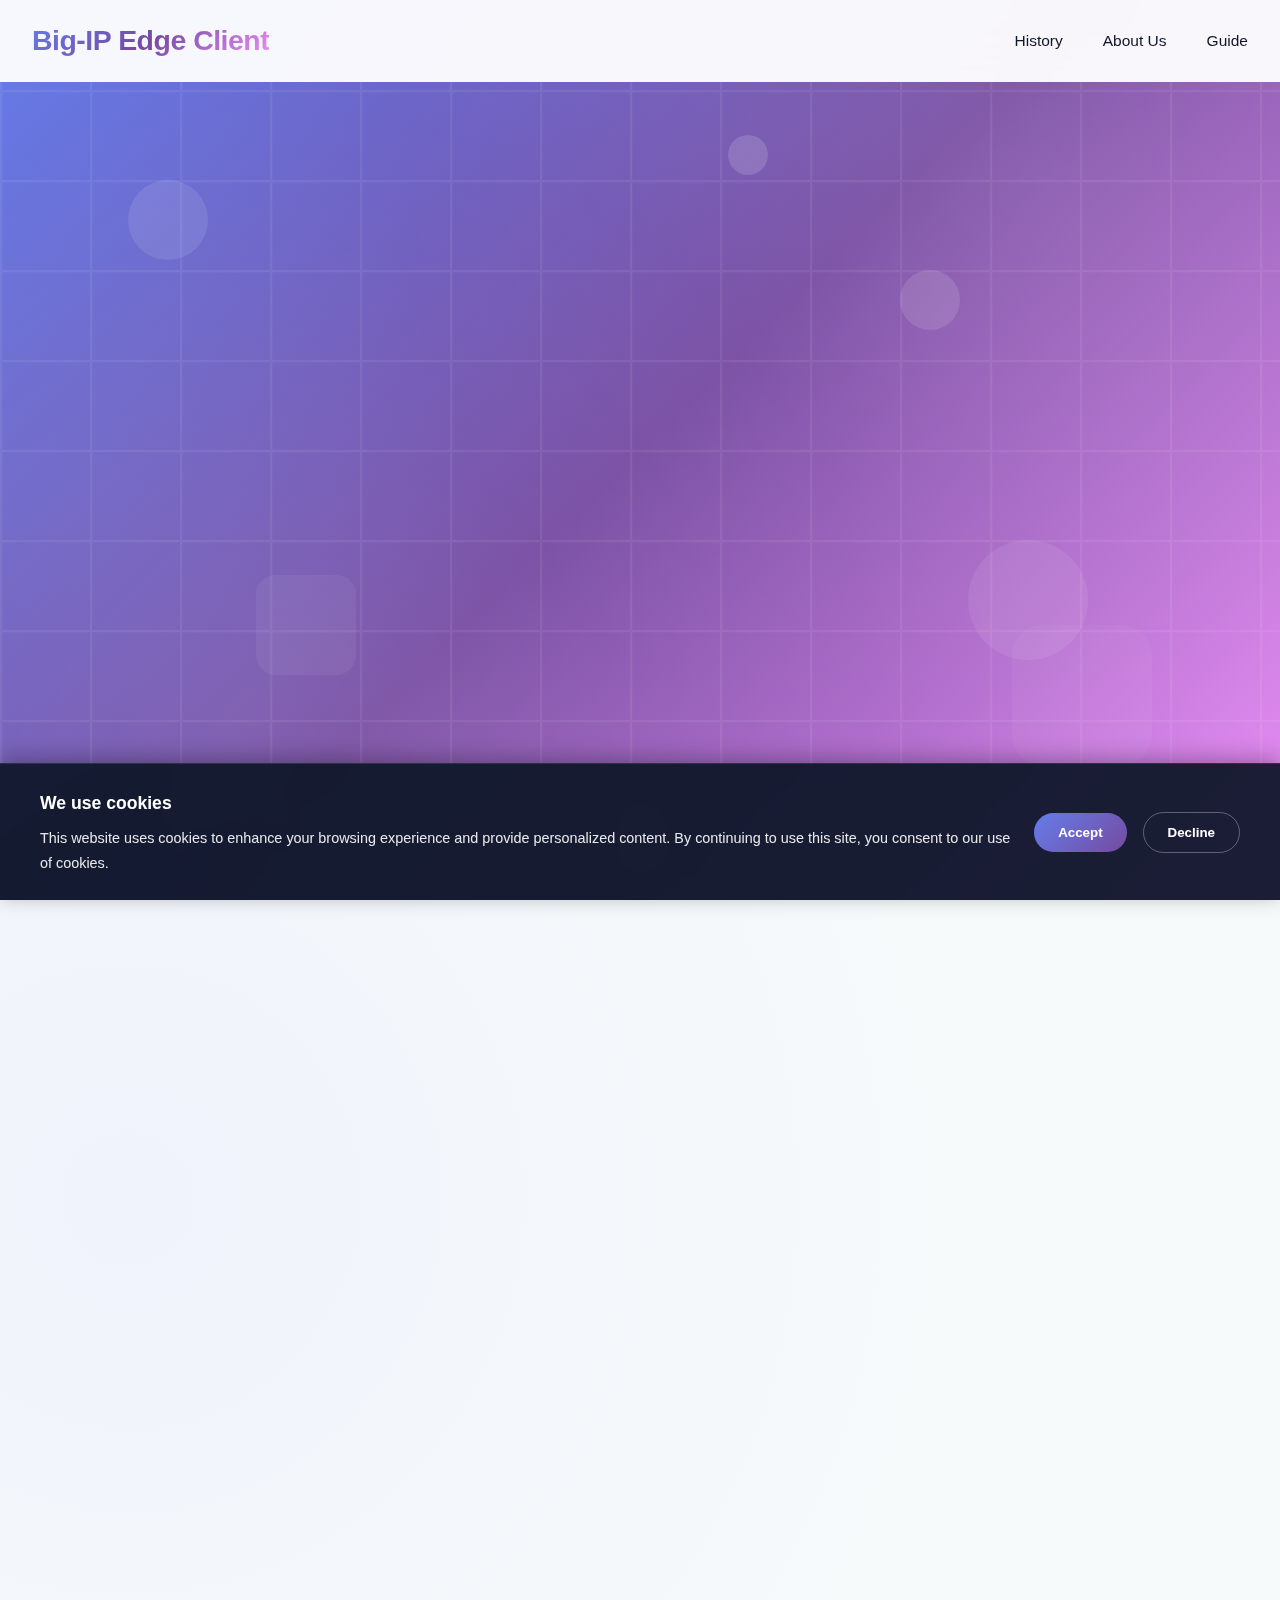
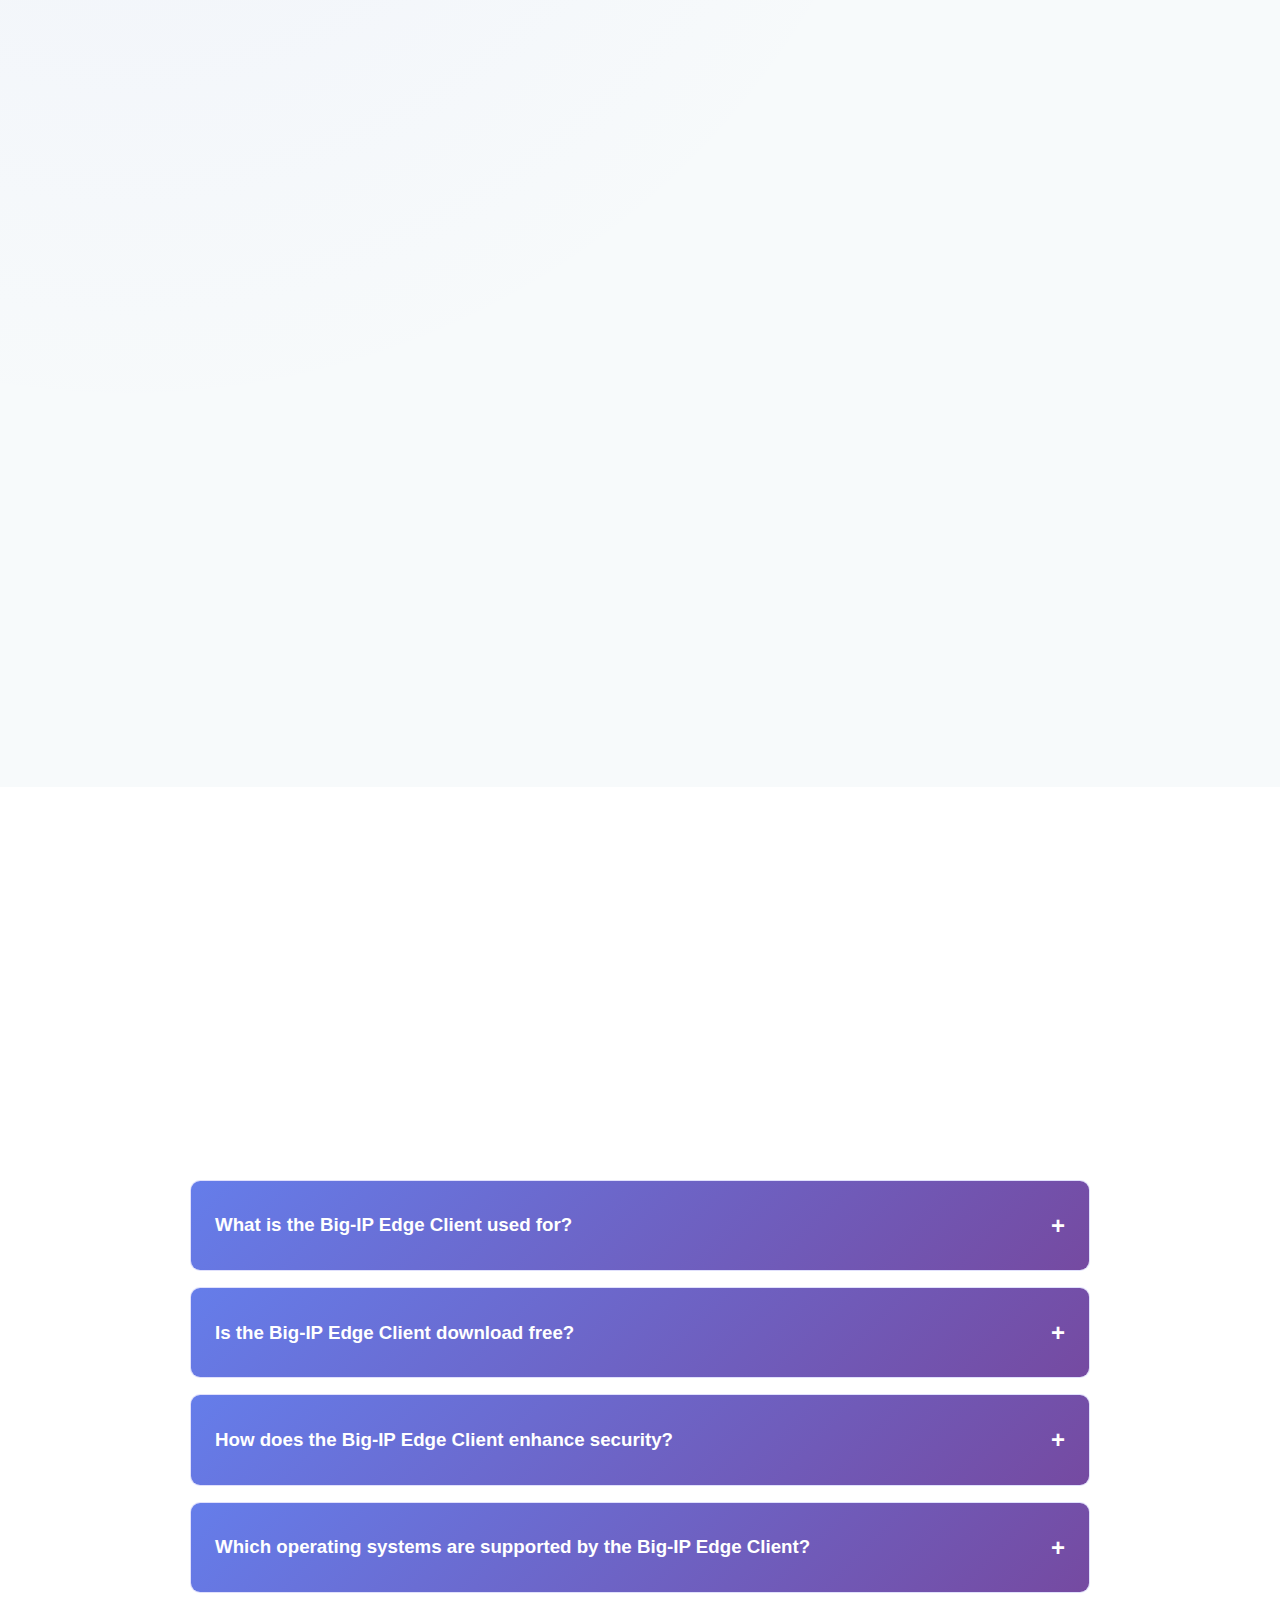
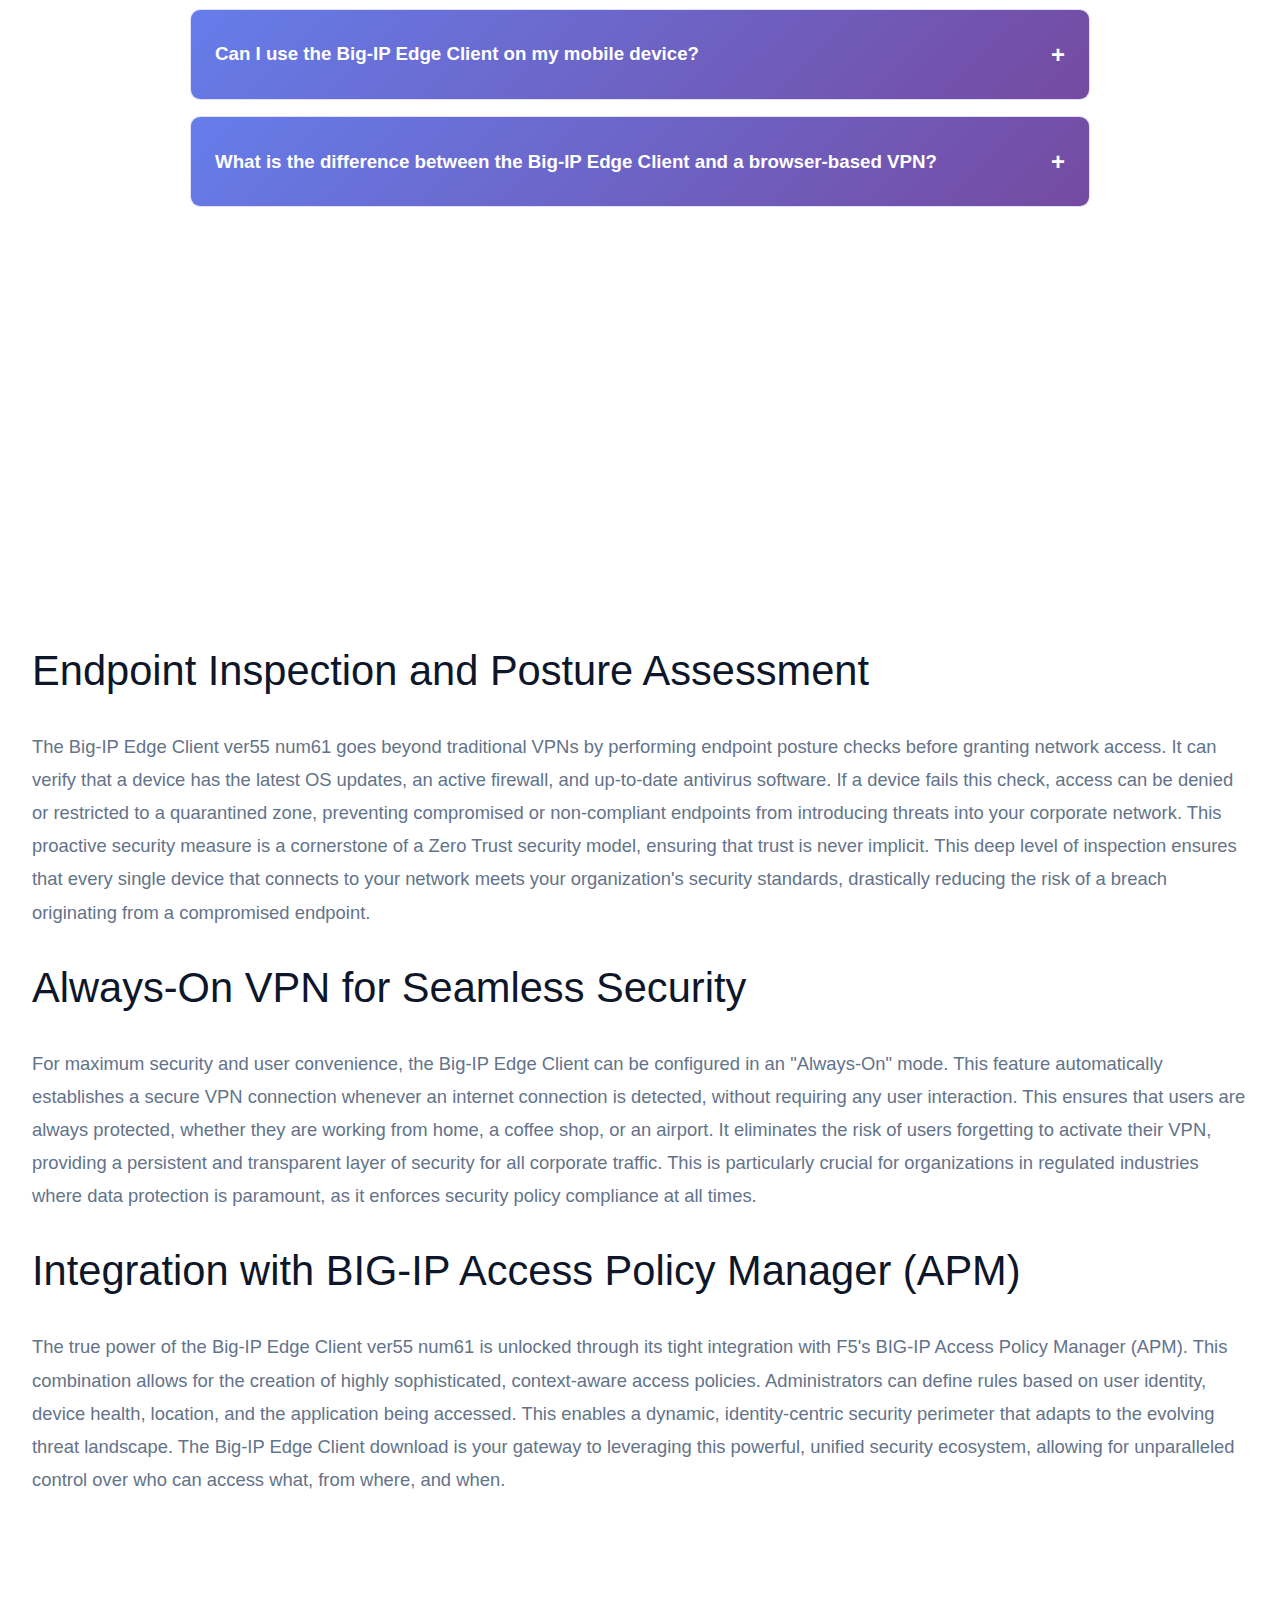
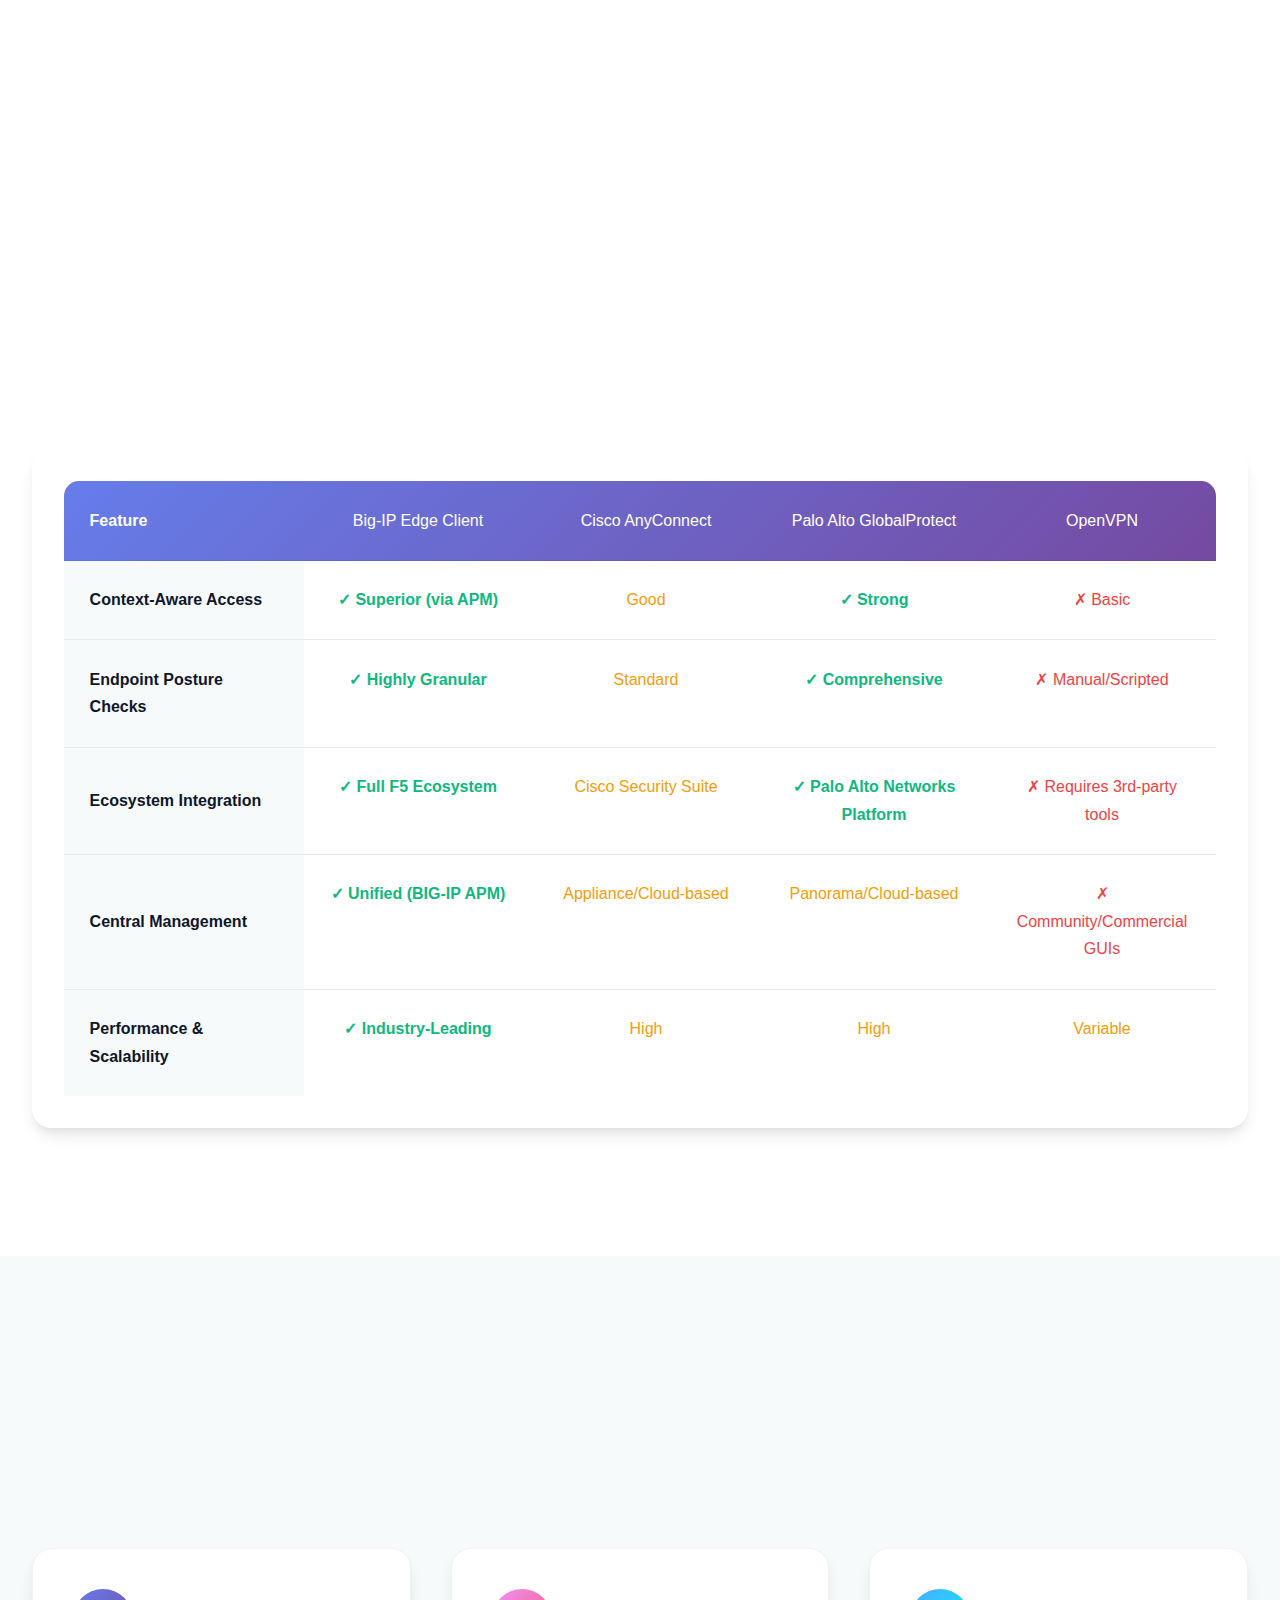
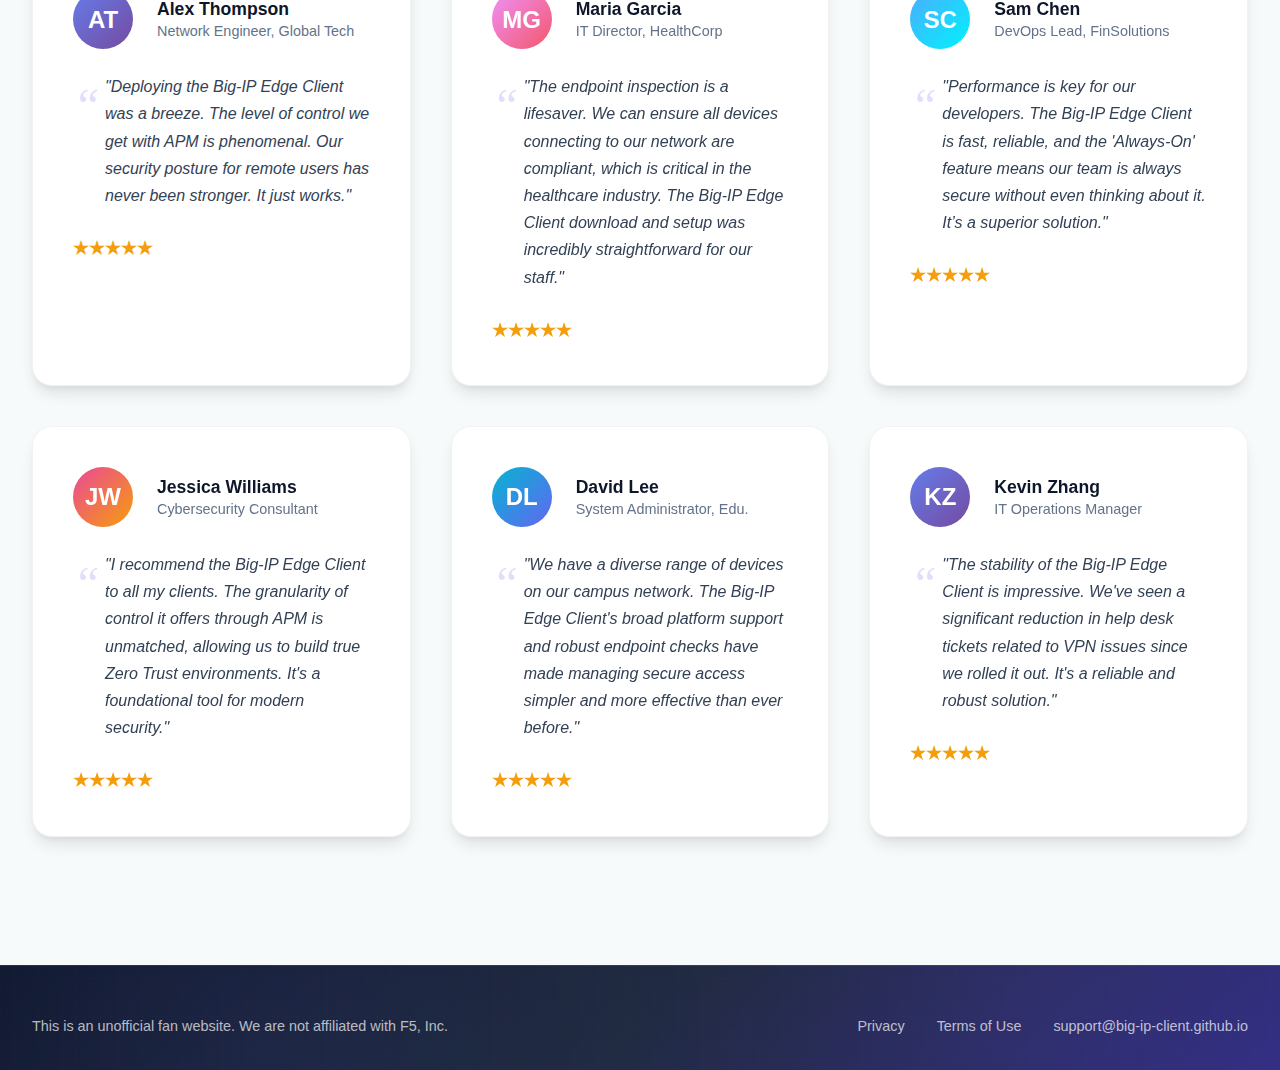
<file: index.html>
<!DOCTYPE html>
<html lang="en">
<head>

    <meta name="msvalidate.01" content="8772A8817218D748E409A2AB31F221F5" />

    
    <meta charset="UTF-8">
    <meta name="viewport" content="width=device-width, initial-scale=1.0">
    <title>Download Big-IP Edge Client</title>
    <meta name="description" content="BIG-IP Edge Client enables secure and convenient remote access to corporate networks via SSL VPN, delivering strong data security, reliable user authentication, and efficient, optimized connections. Download BIG-IP Edge Client to get started.">
    <link rel="icon" href="images/favicon.ico" type="image/x-icon">

    <!-- Open Graph -->
    <meta property="og:title" content="Download Big-IP Edge Client">
    <meta property="og:description" content="BIG-IP Edge Client enables secure and convenient remote access to corporate networks via SSL VPN, delivering strong data security, reliable user authentication, and efficient, optimized connections. Download BIG-IP Edge Client to get started.">
    <meta property="og:type" content="website">
    <meta property="og:url" content="https://big-ip-client.github.io">
    <meta property="og:image" content="https://big-ip-client.github.io/images/working-business-women.jpg">
    <meta property="og:site_name" content="Big-IP Edge Client">

    <!-- Schema.org -->
    <script type="application/ld+json">
    {
      "@context": "https://schema.org",
      "@type": "SoftwareApplication",
      "name": "Big-IP Edge Client",
      "applicationCategory": "SecurityApplication",
      "operatingSystem": "Windows, macOS, Linux, iOS, Android",
      "description": "BIG-IP Edge Client provides secure, encrypted SSL VPN access to corporate networks, ensuring data privacy and protection for remote and mobile users.",
      "downloadUrl": "https://big-ip-client.github.io",
      "offers": {
        "@type": "Offer",
        "price": "0",
        "priceCurrency": "USD"
      },
      "publisher": {
        "@type": "Organization",
        "name": "F5, Inc."
      },
      "aggregateRating": {
        "@type": "AggregateRating",
        "ratingValue": "4.9",
        "reviewCount": "489"
      }
    }
    </script>

    <link href="assets/css/style.css" rel="stylesheet">
</head>
<body>
    <!-- Navigation -->
    <nav id="navbar">
        <div class="nav-container">
            <a href="index.html" class="logo">Big-IP Edge Client</a>
            <ul class="nav-links">
                <li><a href="history.html">History</a></li>
                <li><a href="about-us.html">About Us</a></li>
                <li><a href="guide/index.html">Guide</a></li>
            </ul>
            <div class="mobile-menu-toggle" id="mobileMenuToggle">
                <div class="hamburger"></div>
                <div class="hamburger"></div>
                <div class="hamburger"></div>
            </div>
        </div>
    </nav>

    <!-- Mobile Menu -->
    <div class="mobile-menu" id="mobileMenu">
        <ul class="mobile-nav-links">
            <li><a href="index.html">Home</a></li>
            <li><a href="history.html">History</a></li>
            <li><a href="about-us.html">About Us</a></li>
            <li><a href="guide/index.html">Guide</a></li>
        </ul>
    </div>

    <!-- Hero Section -->
    <section id="home" class="hero">
        <div class="floating-shapes">
            <div class="shape shape-1"></div>
            <div class="shape shape-2"></div>
            <div class="shape shape-3"></div>
            <div class="shape shape-4"></div>
            <div class="shape shape-5"></div>
            <div class="shape shape-6"></div>
        </div>
        <div class="hero-content">
            <div class="hero-subtitle">Secure and Seamless Connectivity</div>
            <h1>Big-IP Edge Client VPN - Latest Version</h1>
            <p class="subtitle">BIG-IP Edge Client enables secure and convenient remote access to corporate networks via SSL VPN, delivering strong data security, reliable user authentication, and efficient, optimized connections. Download BIG-IP Edge Client to get started.</p>
            <a href="#faq" class="cta-button">FAQ</a>
        </div>
        <div class="scroll-indicator" onclick="document.getElementById('features').scrollIntoView()"></div>
    </section>

    <!-- Features Section -->
    <section id="features" class="about">
        <div class="container">
            <h2 class="section-title fade-in">The Ultimate Solution for Secure Remote Access</h2>
            <div class="about-content">
                <div class="about-text slide-in-right">
                    <h3>Comprehensive Protection with Big-IP Edge Client</h3>
                    <p>In today's fast-paced digital world, remote work has become a cornerstone of modern business. However, this flexibility brings new security challenges. The Big-IP Edge Client is a state-of-the-art SSL VPN solution engineered by F5 to address these challenges head-on. It establishes a secure, encrypted connection for remote users, ensuring that all corporate data remains protected, confidential, and integral, no matter where your team is located. By creating a secure tunnel to your network, the client shields your assets from unauthorized access and cyber threats, making it an indispensable tool for any organization that values security and productivity.</p>
                    <p>The Big-IP Edge Client is designed for a seamless user experience. It operates quietly in the background, providing robust security without interfering with user workflows. The client intelligently manages connections, ensuring optimal performance and reliability. For businesses looking to empower their remote workforce without compromising on security, the decision is simple. A quick Big-IP Edge Client download is the first step toward building a resilient and secure remote access infrastructure. It’s a lightweight yet powerful application that extends your security perimeter to any device, including laptops, tablets, and smartphones, ensuring a consistent security posture across your entire organization.</p>
                </div>
                <div class="about-image slide-in-left" style="background-image: url('images/smiling-girl-computer-desktop.jpg');"></div>
            </div>
        </div>
    </section>

    <!-- FAQ Section -->
    <section id="faq" class="faq-section">
        <div class="container">
            <h2 class="section-title fade-in">Frequently Asked Questions about Big-IP Edge Client</h2>
            <div style="max-width: 900px; margin: 0 auto;">
                <div class="faq-item" style="border: 1px solid rgba(99, 102, 241, 0.2); border-radius: 10px; margin-bottom: 1rem; overflow: hidden; background: var(--bg-card);">
                    <h3 class="faq-question" style="padding: 1.5rem; margin: 0; background: var(--gradient-primary); color: white; cursor: pointer; display: flex; justify-content: space-between; align-items: center; transition: all 0.3s ease;">
                        What is the Big-IP Edge Client used for?
                        <span class="faq-icon" style="font-size: 1.5rem; transition: transform 0.3s ease;">+</span>
                    </h3>
                    <p class="faq-answer" style="padding: 1.5rem; margin: 0; display: none;">The Big-IP Edge Client is a VPN client that provides secure remote access to corporate networks. It creates an encrypted SSL VPN tunnel, allowing users to safely access applications, files, and other resources from any location, as if they were in the office.</p>
                </div>
                <div class="faq-item" style="border: 1px solid rgba(99, 102, 241, 0.2); border-radius: 10px; margin-bottom: 1rem; overflow: hidden; background: var(--bg-card);">
                    <h3 class="faq-question" style="padding: 1.5rem; margin: 0; background: var(--gradient-primary); color: white; cursor: pointer; display: flex; justify-content: space-between; align-items: center; transition: all 0.3s ease;">
                        Is the Big-IP Edge Client download free?
                        <span class="faq-icon" style="font-size: 1.5rem; transition: transform 0.3s ease;">+</span>
                    </h3>
                    <p class="faq-answer" style="padding: 1.5rem; margin: 0; display: none;">Yes, the client software itself is free to download. However, it requires a connection to a BIG-IP Access Policy Manager (APM) from F5, which is a licensed product. Our site provides safe links for the Big-IP Edge Client download to get you started.</p>
                </div>
                <div class="faq-item" style="border: 1px solid rgba(99, 102, 241, 0.2); border-radius: 10px; margin-bottom: 1rem; overflow: hidden; background: var(--bg-card);">
                    <h3 class="faq-question" style="padding: 1.5rem; margin: 0; background: var(--gradient-primary); color: white; cursor: pointer; display: flex; justify-content: space-between; align-items: center; transition: all 0.3s ease;">
                        How does the Big-IP Edge Client enhance security?
                        <span class="faq-icon" style="font-size: 1.5rem; transition: transform 0.3s ease;">+</span>
                    </h3>
                    <p class="faq-answer" style="padding: 1.5rem; margin: 0; display: none;">It enhances security through strong encryption of all traffic, endpoint inspection to ensure devices meet security standards before connecting, and support for multi-factor authentication (MFA). It also allows administrators to enforce granular access policies, limiting user access to only necessary resources.</p>
                </div>
                <div class="faq-item" style="border: 1px solid rgba(99, 102, 241, 0.2); border-radius: 10px; margin-bottom: 1rem; overflow: hidden; background: var(--bg-card);">
                    <h3 class="faq-question" style="padding: 1.5rem; margin: 0; background: var(--gradient-primary); color: white; cursor: pointer; display: flex; justify-content: space-between; align-items: center; transition: all 0.3s ease;">
                        Which operating systems are supported by the Big-IP Edge Client?
                        <span class="faq-icon" style="font-size: 1.5rem; transition: transform 0.3s ease;">+</span>
                    </h3>
                    <p class="faq-answer" style="padding: 1.5rem; margin: 0; display: none;">The Big-IP Edge Client is a versatile solution available for a wide range of platforms, including Windows, macOS, Linux, as well as mobile operating systems like iOS and Android, ensuring your entire workforce stays connected and secure.</p>
                </div>
                <div class="faq-item" style="border: 1px solid rgba(99, 102, 241, 0.2); border-radius: 10px; margin-bottom: 1rem; overflow: hidden; background: var(--bg-card);">
                    <h3 class="faq-question" style="padding: 1.5rem; margin: 0; background: var(--gradient-primary); color: white; cursor: pointer; display: flex; justify-content: space-between; align-items: center; transition: all 0.3s ease;">
                        Can I use the Big-IP Edge Client on my mobile device?
                        <span class="faq-icon" style="font-size: 1.5rem; transition: transform 0.3s ease;">+</span>
                    </h3>
                    <p class="faq-answer" style="padding: 1.5rem; margin: 0; display: none;">Absolutely. F5 provides dedicated Big-IP Edge Client apps for both iOS and Android. You can download them from the Apple App Store or Google Play Store to ensure your mobile traffic is just as secure as your desktop traffic.</p>
                </div>
                <div class="faq-item" style="border: 1px solid rgba(99, 102, 241, 0.2); border-radius: 10px; margin-bottom: 1rem; overflow: hidden; background: var(--bg-card);">
                    <h3 class="faq-question" style="padding: 1.5rem; margin: 0; background: var(--gradient-primary); color: white; cursor: pointer; display: flex; justify-content: space-between; align-items: center; transition: all 0.3s ease;">
                        What is the difference between the Big-IP Edge Client and a browser-based VPN?
                        <span class="faq-icon" style="font-size: 1.5rem; transition: transform 0.3s ease;">+</span>
                    </h3>
                    <p class="faq-answer" style="padding: 1.5rem; margin: 0; display: none;">A browser-based (or clientless) VPN typically only secures traffic from your web browser. The Big-IP Edge Client is a full-tunnel VPN that secures all traffic from your entire device, including applications like email clients, remote desktop, and other non-web-based programs, providing a much more comprehensive security posture.</p>
                </div>
            </div>
        </div>
    </section>

    <!-- Advanced Features Section -->
    <section class="portfolio">
        <div class="container">
            <h2 class="section-title fade-in">Advanced Capabilities of Big-IP Edge Client</h2>
            <div class="about-content" style="grid-template-columns: 1fr;">
                <div class="about-text">
                    <h3>Endpoint Inspection and Posture Assessment</h3>
                    <p>The Big-IP Edge Client ver55 num61 goes beyond traditional VPNs by performing endpoint posture checks before granting network access. It can verify that a device has the latest OS updates, an active firewall, and up-to-date antivirus software. If a device fails this check, access can be denied or restricted to a quarantined zone, preventing compromised or non-compliant endpoints from introducing threats into your corporate network. This proactive security measure is a cornerstone of a Zero Trust security model, ensuring that trust is never implicit. This deep level of inspection ensures that every single device that connects to your network meets your organization's security standards, drastically reducing the risk of a breach originating from a compromised endpoint.</p>
                    <h3>Always-On VPN for Seamless Security</h3>
                    <p>For maximum security and user convenience, the Big-IP Edge Client can be configured in an "Always-On" mode. This feature automatically establishes a secure VPN connection whenever an internet connection is detected, without requiring any user interaction. This ensures that users are always protected, whether they are working from home, a coffee shop, or an airport. It eliminates the risk of users forgetting to activate their VPN, providing a persistent and transparent layer of security for all corporate traffic. This is particularly crucial for organizations in regulated industries where data protection is paramount, as it enforces security policy compliance at all times.</p>
                    <h3>Integration with BIG-IP Access Policy Manager (APM)</h3>
                    <p>The true power of the Big-IP Edge Client ver55 num61 is unlocked through its tight integration with F5's BIG-IP Access Policy Manager (APM). This combination allows for the creation of highly sophisticated, context-aware access policies. Administrators can define rules based on user identity, device health, location, and the application being accessed. This enables a dynamic, identity-centric security perimeter that adapts to the evolving threat landscape. The Big-IP Edge Client download is your gateway to leveraging this powerful, unified security ecosystem, allowing for unparalleled control over who can access what, from where, and when.</p>
                </div>
            </div>
        </div>
    </section>

    <!-- Comparison Table Section -->
    <section class="portfolio">
        <div class="container">
            <h2 class="section-title fade-in">Comparison: Big-IP Edge Client vs. Competitors</h2>
            <div class="comparison-wrapper">
                <div class="comparison-cards">
                    <div class="comparison-card header-card">
                        <div class="card-header">Feature</div>
                        <div class="card-content">
                            <div class="product-name">Big-IP Edge Client</div>
                            <div class="product-name">Cisco AnyConnect</div>
                            <div class="product-name">Palo Alto GlobalProtect</div>
                            <div class="product-name">OpenVPN</div>
                        </div>
                    </div>
                    <div class="comparison-card">
                        <div class="card-header">Context-Aware Access</div>
                        <div class="card-content">
                            <div class="feature-value positive">✓ Superior (via APM)</div>
                            <div class="feature-value neutral">Good</div>
                            <div class="feature-value positive">✓ Strong</div>
                            <div class="feature-value negative">✗ Basic</div>
                        </div>
                    </div>
                    <div class="comparison-card">
                        <div class="card-header">Endpoint Posture Checks</div>
                        <div class="card-content">
                            <div class="feature-value positive">✓ Highly Granular</div>
                            <div class="feature-value neutral">Standard</div>
                            <div class="feature-value positive">✓ Comprehensive</div>
                            <div class="feature-value negative">✗ Manual/Scripted</div>
                        </div>
                    </div>
                    <div class="comparison-card">
                        <div class="card-header">Ecosystem Integration</div>
                        <div class="card-content">
                            <div class="feature-value positive">✓ Full F5 Ecosystem</div>
                            <div class="feature-value neutral">Cisco Security Suite</div>
                            <div class="feature-value positive">✓ Palo Alto Networks Platform</div>
                            <div class="feature-value negative">✗ Requires 3rd-party tools</div>
                        </div>
                    </div>
                    <div class="comparison-card">
                        <div class="card-header">Central Management</div>
                        <div class="card-content">
                            <div class="feature-value positive">✓ Unified (BIG-IP APM)</div>
                            <div class="feature-value neutral">Appliance/Cloud-based</div>
                            <div class="feature-value neutral">Panorama/Cloud-based</div>
                            <div class="feature-value negative">✗ Community/Commercial GUIs</div>
                        </div>
                    </div>
                    <div class="comparison-card">
                        <div class="card-header">Performance & Scalability</div>
                        <div class="card-content">
                            <div class="feature-value positive">✓ Industry-Leading</div>
                            <div class="feature-value neutral">High</div>
                            <div class="feature-value neutral">High</div>
                            <div class="feature-value neutral">Variable</div>
                        </div>
                    </div>
                </div>
            </div>
        </div>
    </section>

    <!-- Testimonials Section -->
    <section class="testimonials">
        <div class="container">
            <h2 class="section-title fade-in">What Our Users Say</h2>
            <div class="testimonial-grid">
                <div class="testimonial-card">
                    <div class="testimonial-header">
                        <div class="testimonial-initials">AT</div>
                        <div class="testimonial-info">
                            <p class="testimonial-name">Alex Thompson</p>
                            <p class="testimonial-title">Network Engineer, Global Tech</p>
                        </div>
                    </div>
                    <div class="testimonial-body">
                        <p>"Deploying the Big-IP Edge Client was a breeze. The level of control we get with APM is phenomenal. Our security posture for remote users has never been stronger. It just works."</p>
                    </div>
                    <div class="testimonial-rating">★★★★★</div>
                </div>
                <div class="testimonial-card">
                    <div class="testimonial-header">
                        <div class="testimonial-initials">MG</div>
                        <div class="testimonial-info">
                            <p class="testimonial-name">Maria Garcia</p>
                            <p class="testimonial-title">IT Director, HealthCorp</p>
                        </div>
                    </div>
                    <div class="testimonial-body">
                        <p>"The endpoint inspection is a lifesaver. We can ensure all devices connecting to our network are compliant, which is critical in the healthcare industry. The Big-IP Edge Client download and setup was incredibly straightforward for our staff."</p>
                    </div>
                    <div class="testimonial-rating">★★★★★</div>
                </div>
                <div class="testimonial-card">
                    <div class="testimonial-header">
                        <div class="testimonial-initials">SC</div>
                        <div class="testimonial-info">
                            <p class="testimonial-name">Sam Chen</p>
                            <p class="testimonial-title">DevOps Lead, FinSolutions</p>
                        </div>
                    </div>
                    <div class="testimonial-body">
                        <p>"Performance is key for our developers. The Big-IP Edge Client is fast, reliable, and the 'Always-On' feature means our team is always secure without even thinking about it. It’s a superior solution."</p>
                    </div>
                    <div class="testimonial-rating">★★★★★</div>
                </div>
                <div class="testimonial-card">
                    <div class="testimonial-header">
                        <div class="testimonial-initials">JW</div>
                        <div class="testimonial-info">
                            <p class="testimonial-name">Jessica Williams</p>
                            <p class="testimonial-title">Cybersecurity Consultant</p>
                        </div>
                    </div>
                    <div class="testimonial-body">
                        <p>"I recommend the Big-IP Edge Client to all my clients. The granularity of control it offers through APM is unmatched, allowing us to build true Zero Trust environments. It's a foundational tool for modern security."</p>
                    </div>
                    <div class="testimonial-rating">★★★★★</div>
                </div>
                <div class="testimonial-card">
                    <div class="testimonial-header">
                        <div class="testimonial-initials">DL</div>
                        <div class="testimonial-info">
                            <p class="testimonial-name">David Lee</p>
                            <p class="testimonial-title">System Administrator, Edu.</p>
                        </div>
                    </div>
                    <div class="testimonial-body">
                        <p>"We have a diverse range of devices on our campus network. The Big-IP Edge Client's broad platform support and robust endpoint checks have made managing secure access simpler and more effective than ever before."</p>
                    </div>
                    <div class="testimonial-rating">★★★★★</div>
                </div>
                <div class="testimonial-card">
                    <div class="testimonial-header">
                        <div class="testimonial-initials">KZ</div>
                        <div class="testimonial-info">
                            <p class="testimonial-name">Kevin Zhang</p>
                            <p class="testimonial-title">IT Operations Manager</p>
                        </div>
                    </div>
                    <div class="testimonial-body">
                        <p>"The stability of the Big-IP Edge Client is impressive. We've seen a significant reduction in help desk tickets related to VPN issues since we rolled it out. It's a reliable and robust solution."</p>
                    </div>
                    <div class="testimonial-rating">★★★★★</div>
                </div>
            </div>
        </div>
    </section>

    <!-- Footer -->
    <footer class="footer">
        <div class="container">
            <div class="footer-content">
                <div class="footer-left">
                    <p>This is an unofficial fan website. We are not affiliated with F5, Inc.</p>
                </div>
                <div class="footer-right">
                    <a href="privacy.html">Privacy</a>
                    <a href="terms-of-use.html">Terms of Use</a>
                    <a href="mailto:support@big-ip-client.github.io">support@big-ip-client.github.io</a>
                </div>
            </div>
        </div>
    </footer>

    <script src="assets/js/script.js"></script>
</body>

</html>
</file>
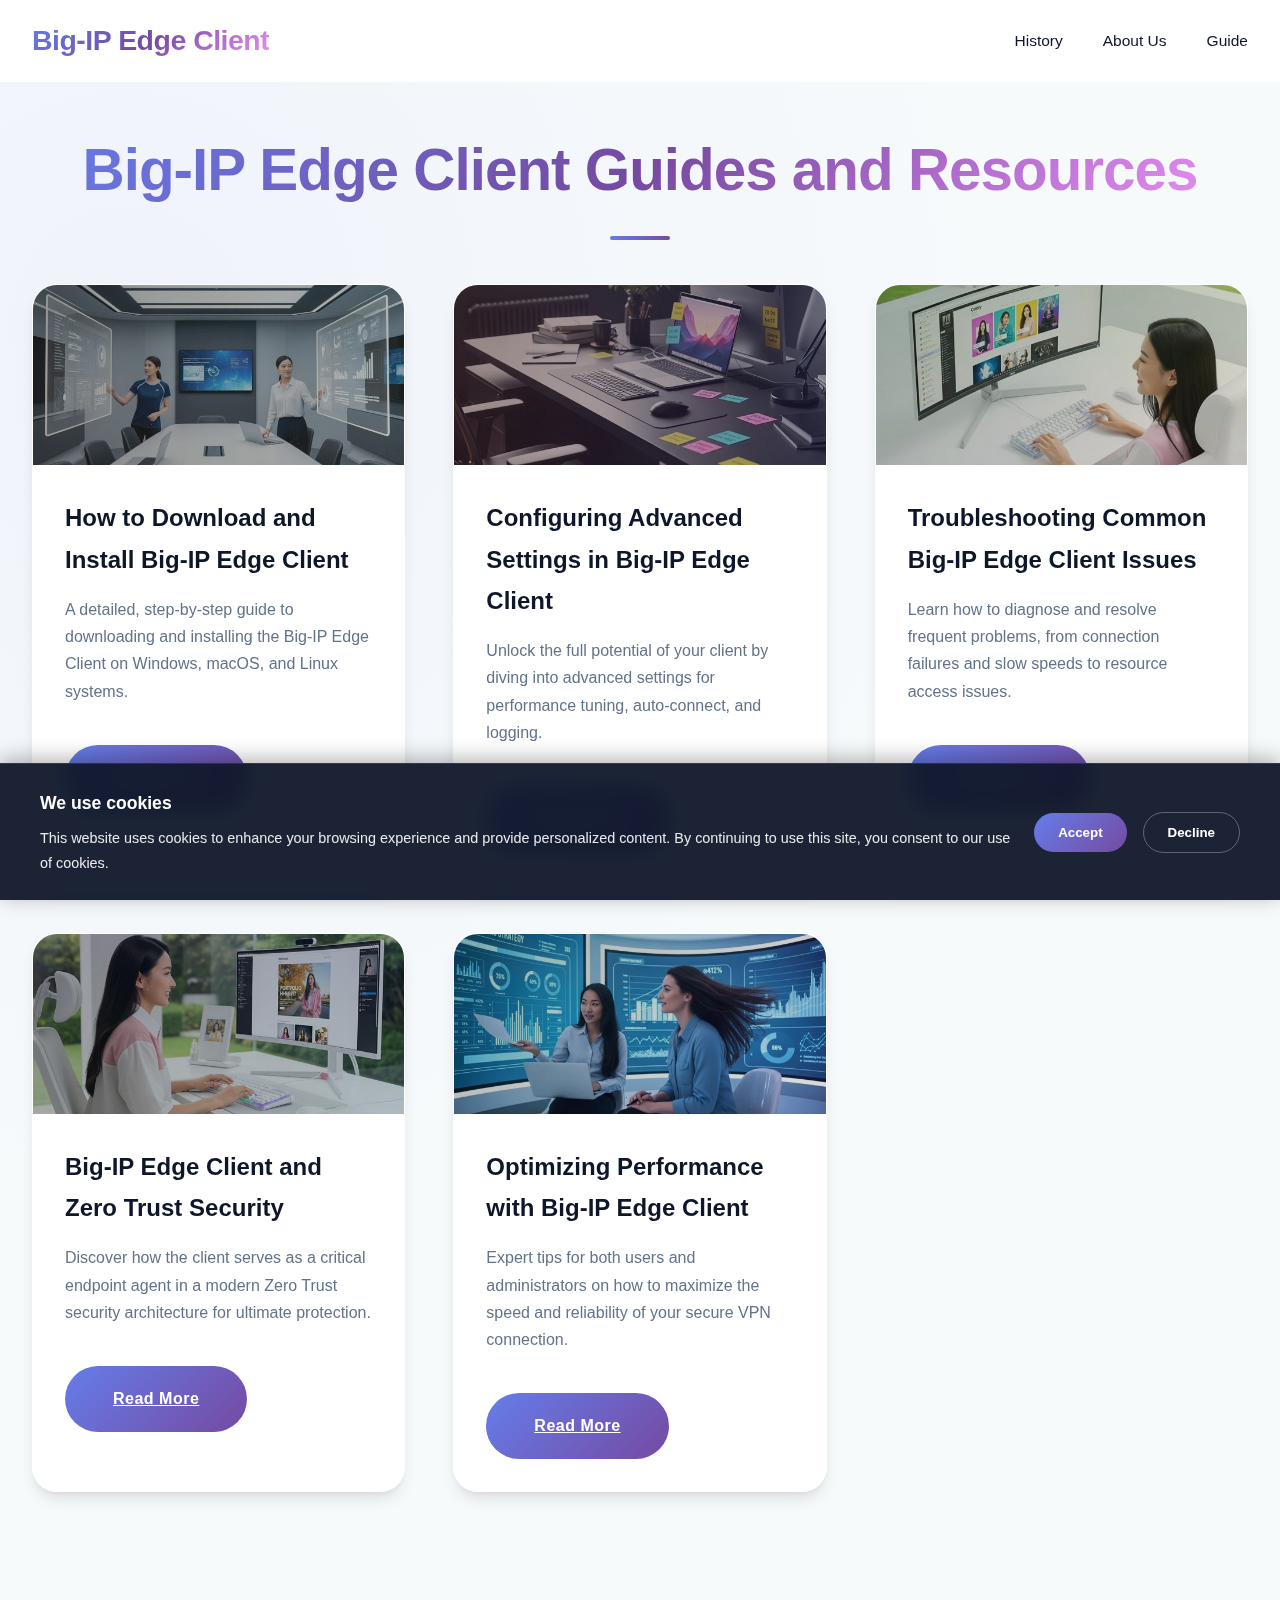
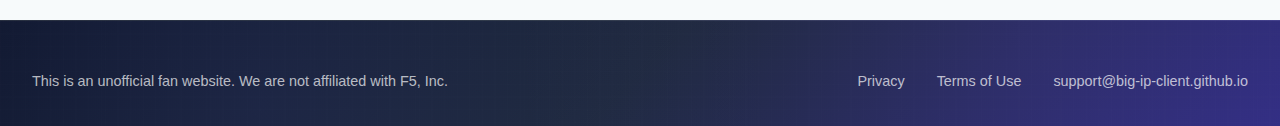
<file: guide/index.html>
<!DOCTYPE html>
<html lang="en">
<head>
    <meta charset="UTF-8">
    <meta name="viewport" content="width=device-width, initial-scale=1.0">
    <title>Big-IP Edge Client VPN Guides and Resources</title>
    <meta name="description" content="Explore our comprehensive guides and resources to master the Big-IP Edge Client VPN. Find articles on installation, performance optimization, Zero Trust security, and more.">
    <link rel="icon" href="../images/favicon.ico" type="image/x-icon">
    <!-- Open Graph -->
    <meta property="og:title" content="Big-IP Edge Client VPN Guides and Resources">
    <meta property="og:description" content="Explore our comprehensive guides and resources to master the Big-IP Edge Client VPN. Find articles on installation, performance optimization, Zero Trust security, and more.">
    <meta property="og:type" content="website">
    <meta property="og:url" content="https://big-ip-client.github.io/guide/index.html">
    <meta property="og:image" content="https://big-ip-client.github.io/images/articles/1.jpg">
    <meta property="og:site_name" content="Big-IP Edge Client Fan Site">

    <!-- Schema.org -->
    <script type="application/ld+json">
    {
      "@context": "https://schema.org",
      "@type": "CollectionPage",
      "name": "Big-IP Edge Client VPN Guides and Resources",
      "description": "A collection of detailed articles and guides to help users and administrators understand, install, and optimize the F5 Big-IP Edge Client VPN.",
      "url": "https://big-ip-client.github.io/guide/index.html",
      "publisher": {
        "@type": "Organization",
        "name": "Big-IP Edge Client Fan Site"
      }
    }
    </script>
    
    <link href="../assets/css/style.css" rel="stylesheet">
</head>
<body>
    <!-- Navigation -->
    <nav id="navbar">
        <div class="nav-container">
            <a href="../index.html" class="logo">Big-IP Edge Client</a>
            <ul class="nav-links">
                <li><a href="../history.html">History</a></li>
                <li><a href="../about-us.html">About Us</a></li>
                <li><a href="index.html">Guide</a></li>
            </ul>
            <div class="mobile-menu-toggle" id="mobileMenuToggle">
                <div class="hamburger"></div>
                <div class="hamburger"></div>
                <div class="hamburger"></div>
            </div>
        </div>
    </nav>

    <!-- Mobile Menu -->
    <div class="mobile-menu" id="mobileMenu">
        <ul class="mobile-nav-links">
            <li><a href="../index.html">Home</a></li>
            <li><a href="../history.html">History</a></li>
            <li><a href="../about-us.html">About Us</a></li>
            <li><a href="index.html">Guide</a></li>
        </ul>
    </div>

    <!-- Main Content -->
    <section class="about" style="padding-top: 120px;">
        <div class="container">
            <h1 class="section-title">Big-IP Edge Client Guides and Resources</h1>
            <div class="portfolio-grid">
                <div class="portfolio-item">
                    <div class="portfolio-image" style="background-image: url('../images/articles/1.jpg');"></div>
                    <div class="portfolio-content">
                        <h4>How to Download and Install Big-IP Edge Client</h4>
                        <p>A detailed, step-by-step guide to downloading and installing the Big-IP Edge Client on Windows, macOS, and Linux systems.</p>
                        <a href="how-to-download-and-install-big-ip-edge-client.html" class="submit-btn" style="display: inline-block; text-align: center;">Read More</a>
                    </div>
                </div>
                <div class="portfolio-item">
                    <div class="portfolio-image" style="background-image: url('../images/articles/2.jpg');"></div>
                    <div class="portfolio-content">
                        <h4>Configuring Advanced Settings in Big-IP Edge Client</h4>
                        <p>Unlock the full potential of your client by diving into advanced settings for performance tuning, auto-connect, and logging.</p>
                        <a href="configuring-advanced-settings-in-big-ip-edge-client.html" class="submit-btn" style="display: inline-block; text-align: center;">Read More</a>
                    </div>
                </div>
                <div class="portfolio-item">
                    <div class="portfolio-image" style="background-image: url('../images/articles/3.jpg');"></div>
                    <div class="portfolio-content">
                        <h4>Troubleshooting Common Big-IP Edge Client Issues</h4>
                        <p>Learn how to diagnose and resolve frequent problems, from connection failures and slow speeds to resource access issues.</p>
                        <a href="troubleshooting-common-big-ip-edge-client-issues.html" class="submit-btn" style="display: inline-block; text-align: center;">Read More</a>
                    </div>
                </div>
                <div class="portfolio-item">
                    <div class="portfolio-image" style="background-image: url('../images/articles/4.jpg');"></div>
                    <div class="portfolio-content">
                        <h4>Big-IP Edge Client and Zero Trust Security</h4>
                        <p>Discover how the client serves as a critical endpoint agent in a modern Zero Trust security architecture for ultimate protection.</p>
                        <a href="big-ip-edge-client-and-zero-trust-security.html" class="submit-btn" style="display: inline-block; text-align: center;">Read More</a>
                    </div>
                </div>
                <div class="portfolio-item">
                    <div class="portfolio-image" style="background-image: url('../images/articles/5.jpg');"></div>
                    <div class="portfolio-content">
                        <h4>Optimizing Performance with Big-IP Edge Client</h4>
                        <p>Expert tips for both users and administrators on how to maximize the speed and reliability of your secure VPN connection.</p>
                        <a href="optimizing-performance-with-big-ip-edge-client.html" class="submit-btn" style="display: inline-block; text-align: center;">Read More</a>
                    </div>
                </div>
            </div>
        </div>
    </section>

    <!-- Footer -->
    <footer class="footer">
        <div class="container">
            <div class="footer-content">
                <div class="footer-left">
                    <p>This is an unofficial fan website. We are not affiliated with F5, Inc.</p>
                </div>
                <div class="footer-right">
                    <a href="../privacy.html">Privacy</a>
                    <a href="../terms-of-use.html">Terms of Use</a>
                    <a href="mailto:support@big-ip-client.github.io">support@big-ip-client.github.io</a>
                </div>
            </div>
        </div>
    </footer>

    <script src="../assets/js/script.js"></script>
</body>
</html>
</file>
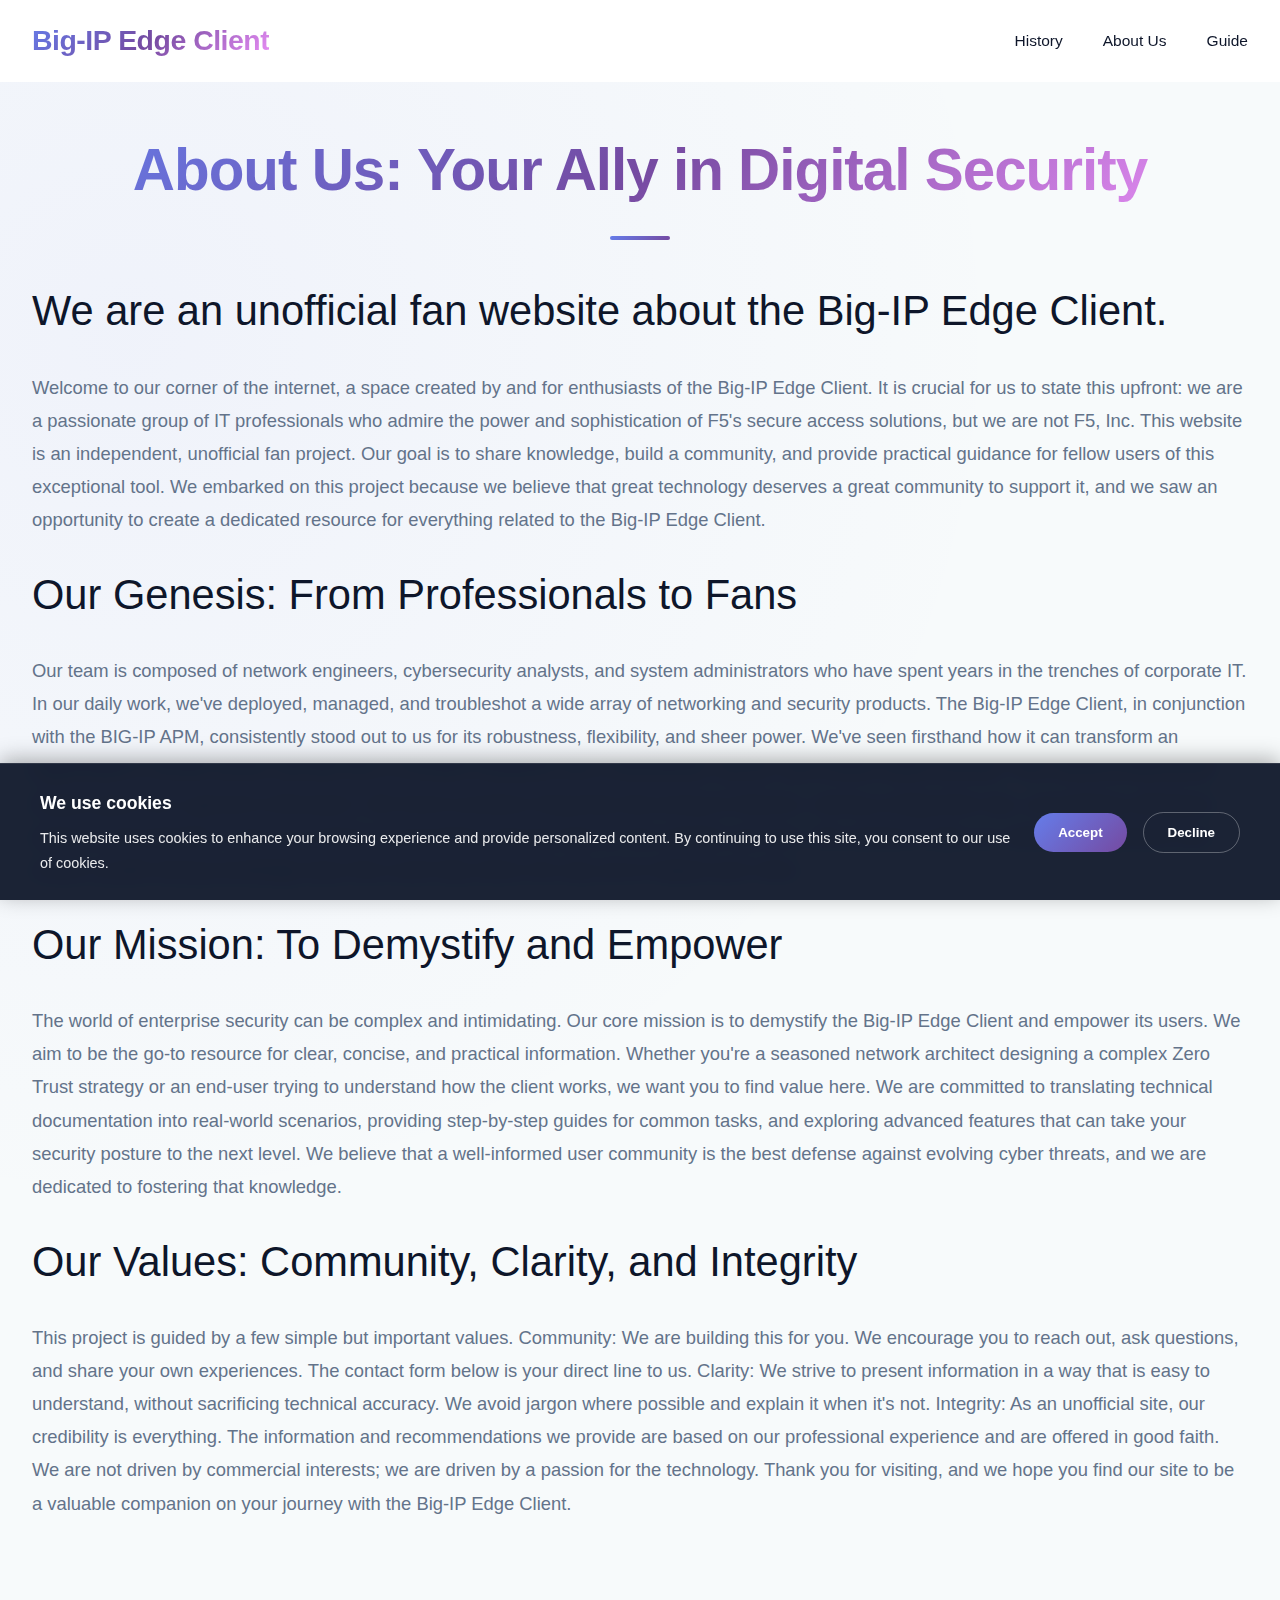
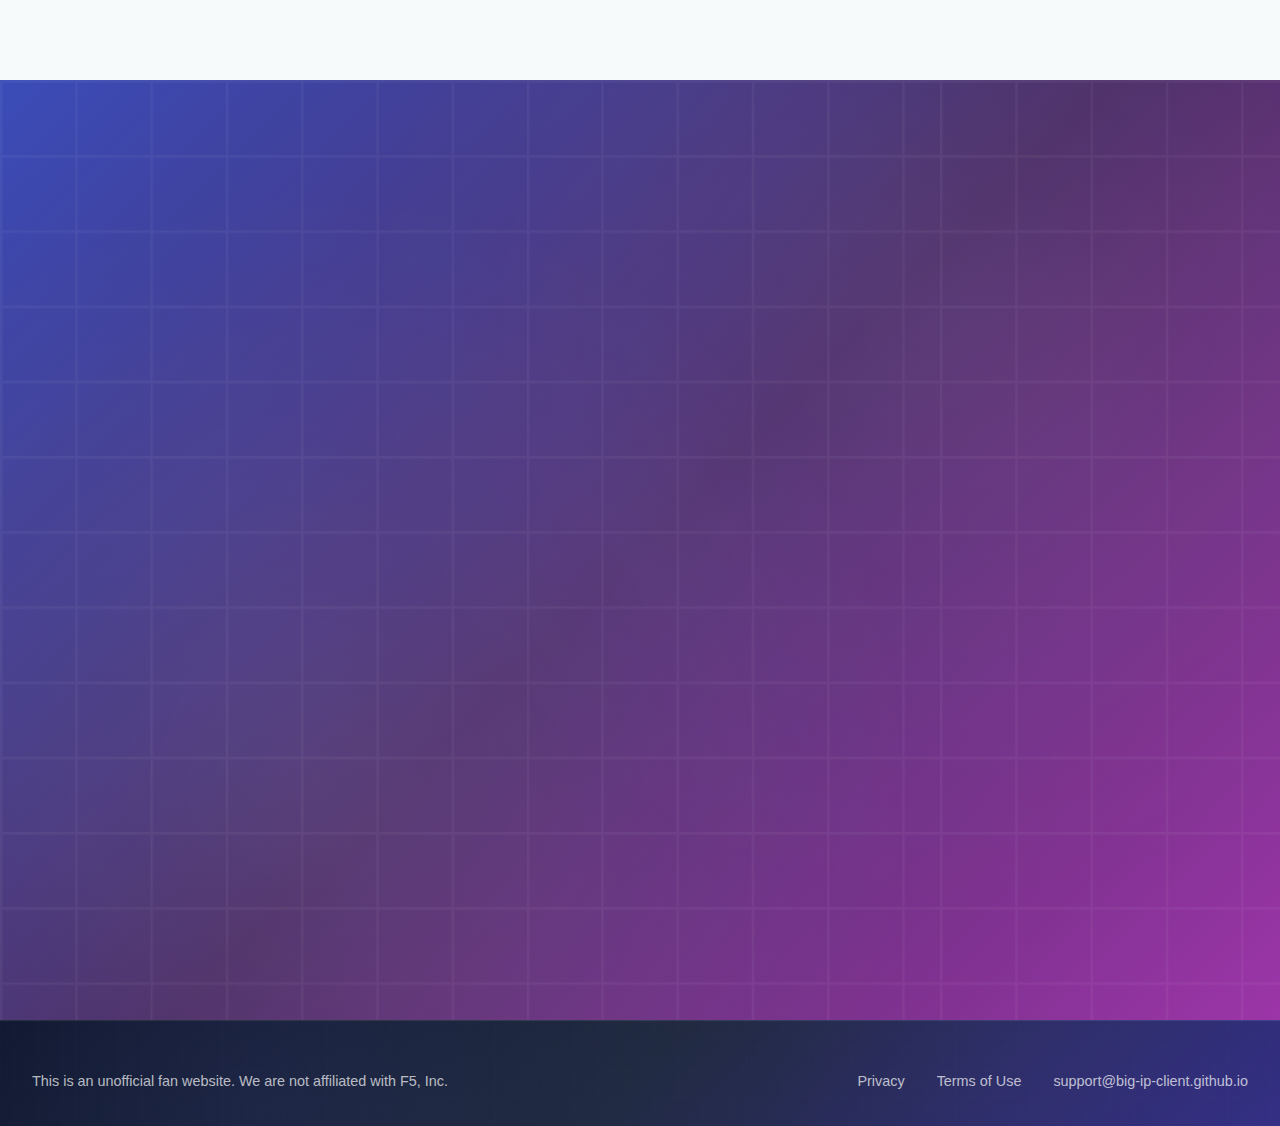
<file: about-us.html>
<!DOCTYPE html>
<html lang="en">
<head>
    <meta charset="UTF-8">
    <meta name="viewport" content="width=device-width, initial-scale=1.0">
    <title>About Our Team - Big-IP Edge Client Fan Community</title>
    <meta name="description" content="Meet the team behind the Big-IP Edge Client fan site. We are a group of IT professionals and cybersecurity enthusiasts dedicated to providing the best resources for this powerful tool.">
    <link rel="icon" href="images/favicon.ico" type="image/x-icon">
    
    <!-- Open Graph -->
    <meta property="og:title" content="About Our Team - Big-IP Edge Client Fan Community">
    <meta property="og:description" content="Meet the team behind the Big-IP Edge Client fan site. We are a group of IT professionals and cybersecurity enthusiasts dedicated to providing the best resources for this powerful tool.">
    <meta property="og:type" content="website">
    <meta property="og:url" content="https://big-ip-client.github.io/about-us.html">
    <meta property="og:image" content="https://big-ip-client.github.io/images/working-business-women.jpg">
    <meta property="og:site_name" content="Big-IP Edge Client Fan Site">

    <!-- Schema.org -->
    <script type="application/ld+json">
    {
      "@context": "https://schema.org",
      "@type": "Organization",
      "name": "Big-IP Edge Client Fan Site Team",
      "url": "https://big-ip-client.github.io/about-us.html",
      "logo": "https://big-ip-client.github.io/images/favicon.ico",
      "description": "We are a dedicated team of IT professionals and cybersecurity enthusiasts passionate about the Big-IP Edge Client. Our mission is to build a comprehensive knowledge base for the user community.",
      "contactPoint": {
        "@type": "ContactPoint",
        "contactType": "Community Support",
        "email": "support@big-ip-client.github.io",
        "contactOption": "TollFree",
        "areaServed": "US",
        "availableLanguage": ["English"]
      }
    }
    </script>

    <link href="assets/css/style.css" rel="stylesheet">
</head>
<body>
    <!-- Navigation -->
    <nav id="navbar">
        <div class="nav-container">
            <a href="index.html" class="logo">Big-IP Edge Client</a>
            <ul class="nav-links">
                <li><a href="history.html">History</a></li>
                <li><a href="about-us.html">About Us</a></li>
                <li><a href="guide/index.html">Guide</a></li>
            </ul>
            <div class="mobile-menu-toggle" id="mobileMenuToggle">
                <div class="hamburger"></div>
                <div class="hamburger"></div>
                <div class="hamburger"></div>
            </div>
        </div>
    </nav>

    <!-- Mobile Menu -->
    <div class="mobile-menu" id="mobileMenu">
        <ul class="mobile-nav-links">
            <li><a href="index.html">Home</a></li>
            <li><a href="history.html">History</a></li>
            <li><a href="about-us.html">About Us</a></li>
            <li><a href="guide/index.html">Guide</a></li>
        </ul>
    </div>

    <!-- Main Content -->
    <section class="about" style="padding-top: 120px;">
        <div class="container">
            <h1 class="section-title">About Us: Your Ally in Digital Security</h1>
            <div class="about-content" style="grid-template-columns: 1fr;">
                <div class="about-text">
                    <h3>We are an unofficial fan website about the Big-IP Edge Client.</h3>
                    <p>Welcome to our corner of the internet, a space created by and for enthusiasts of the Big-IP Edge Client. It is crucial for us to state this upfront: we are a passionate group of IT professionals who admire the power and sophistication of F5's secure access solutions, but we are not F5, Inc. This website is an independent, unofficial fan project. Our goal is to share knowledge, build a community, and provide practical guidance for fellow users of this exceptional tool. We embarked on this project because we believe that great technology deserves a great community to support it, and we saw an opportunity to create a dedicated resource for everything related to the Big-IP Edge Client.</p>
                    
                    <h3>Our Genesis: From Professionals to Fans</h3>
                    <p>Our team is composed of network engineers, cybersecurity analysts, and system administrators who have spent years in the trenches of corporate IT. In our daily work, we've deployed, managed, and troubleshot a wide array of networking and security products. The Big-IP Edge Client, in conjunction with the BIG-IP APM, consistently stood out to us for its robustness, flexibility, and sheer power. We've seen firsthand how it can transform an organization's remote access security from a constant headache into a streamlined, secure, and context-aware process. This shared professional respect grew into a genuine enthusiasm. We found ourselves frequently discussing its features, sharing configuration tips, and helping colleagues unlock its full potential. It was out of these conversations that the idea for this website was born. We wanted to take our collective experience and create a public-facing knowledge base that could help others the way we've helped each other.</p>
                    
                    <h3>Our Mission: To Demystify and Empower</h3>
                    <p>The world of enterprise security can be complex and intimidating. Our core mission is to demystify the Big-IP Edge Client and empower its users. We aim to be the go-to resource for clear, concise, and practical information. Whether you're a seasoned network architect designing a complex Zero Trust strategy or an end-user trying to understand how the client works, we want you to find value here. We are committed to translating technical documentation into real-world scenarios, providing step-by-step guides for common tasks, and exploring advanced features that can take your security posture to the next level. We believe that a well-informed user community is the best defense against evolving cyber threats, and we are dedicated to fostering that knowledge.</p>
                    
                    <h3>Our Values: Community, Clarity, and Integrity</h3>
                    <p>This project is guided by a few simple but important values. Community: We are building this for you. We encourage you to reach out, ask questions, and share your own experiences. The contact form below is your direct line to us. Clarity: We strive to present information in a way that is easy to understand, without sacrificing technical accuracy. We avoid jargon where possible and explain it when it's not. Integrity: As an unofficial site, our credibility is everything. The information and recommendations we provide are based on our professional experience and are offered in good faith. We are not driven by commercial interests; we are driven by a passion for the technology. Thank you for visiting, and we hope you find our site to be a valuable companion on your journey with the Big-IP Edge Client.</p>
                </div>
            </div>
        </div>
    </section>

    <!-- Contact Form Section -->
    <section class="contact">
        <div class="container">
            <div class="contact-content">
                <h2 class="section-title fade-in">Contact Us</h2>
                <p class="fade-in">Have a question or suggestion? We'd love to hear from you. Fill out the form and we'll get back to you as soon as possible.</p>
                <form class="contact-form fade-in" action="#">
                    <div class="form-row">
                        <div class="form-group">
                            <label for="name">Name</label>
                            <input type="text" id="name" name="name" placeholder="Your full name" required>
                        </div>
                        <div class="form-group">
                            <label for="email">Email</label>
                            <input type="email" id="email" name="email" placeholder="your.email@example.com" required>
                        </div>
                    </div>
                    <div class="form-group">
                        <label for="message">Message</label>
                        <textarea id="message" name="message" rows="6" placeholder="Tell us how we can help..." required></textarea>
                    </div>
                    <button type="submit" class="submit-btn">Send Message</button>
                </form>
            </div>
        </div>
    </section>

    <!-- Footer -->
    <footer class="footer">
        <div class="container">
            <div class="footer-content">
                <div class="footer-left">
                    <p>This is an unofficial fan website. We are not affiliated with F5, Inc.</p>
                </div>
                <div class="footer-right">
                    <a href="privacy.html">Privacy</a>
                    <a href="terms-of-use.html">Terms of Use</a>
                    <a href="mailto:support@big-ip-client.github.io">support@big-ip-client.github.io</a>
                </div>
            </div>
        </div>
    </footer>

    <script src="assets/js/script.js"></script>
</body>
</html>
</file>
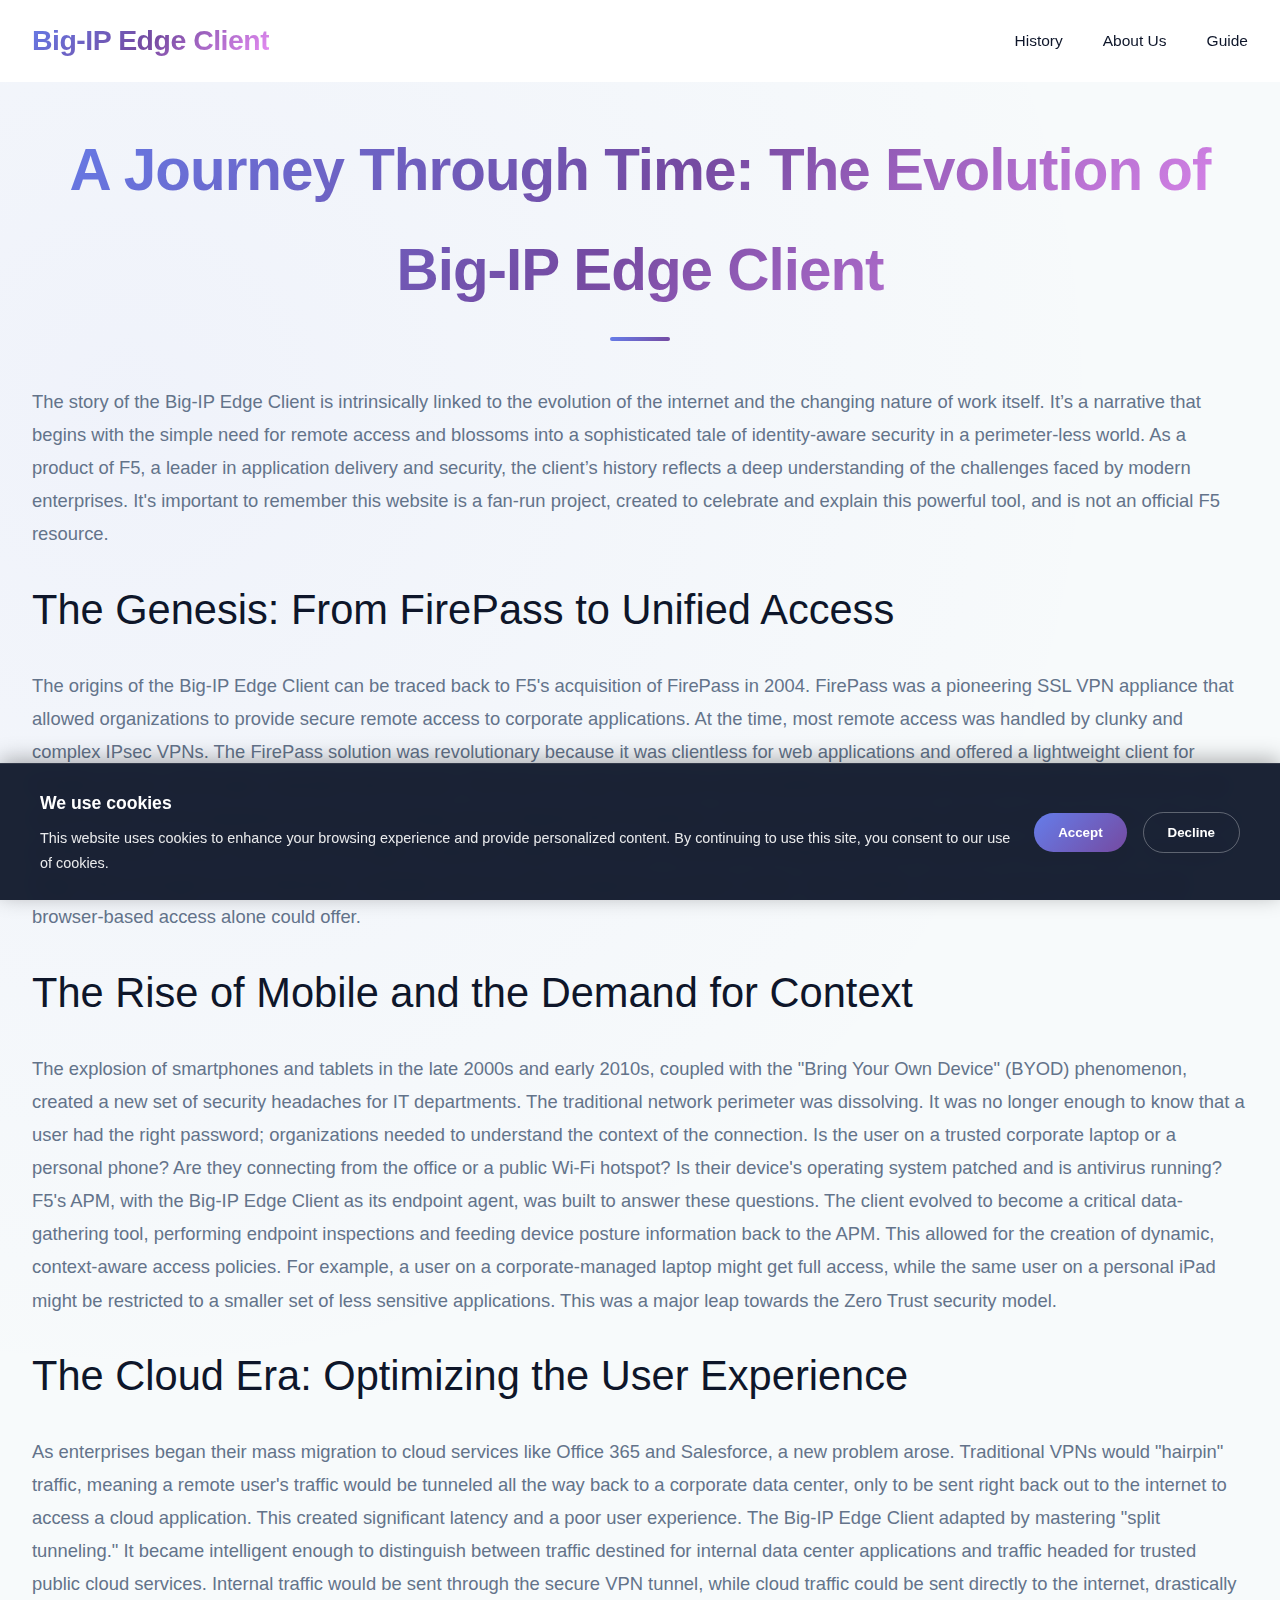
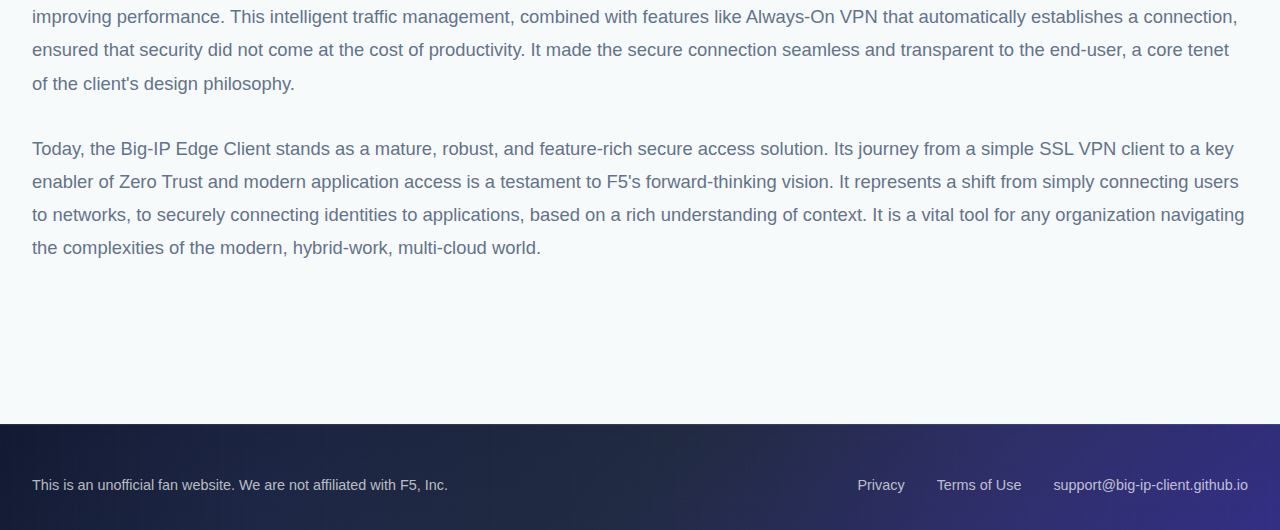
<file: history.html>
<!DOCTYPE html>
<html lang="en">
<head>
    <meta charset="UTF-8">
    <meta name="viewport" content="width=device-width, initial-scale=1.0">
    <title>The History of Big-IP Edge Client and Secure Access Evolution</title>
    <meta name="description" content="Discover the history of the Big-IP Edge Client, tracing its evolution from a simple VPN tool to a key component of modern, context-aware secure access solutions from F5.">
    <link rel="icon" href="images/favicon.ico" type="image/x-icon">
    
    <!-- Open Graph -->
    <meta property="og:title" content="The History of Big-IP Edge Client and Secure Access Evolution">
    <meta property="og:description" content="Discover the history of the Big-IP Edge Client, tracing its evolution from a simple VPN tool to a key component of modern, context-aware secure access solutions from F5.">
    <meta property="og:type" content="article">
    <meta property="og:url" content="https://big-ip-client.github.io/history.html">
    <meta property="og:image" content="https://big-ip-client.github.io/images/curved-display-pinky-girl.jpg">
    <meta property="og:site_name" content="Big-IP Edge Client">
    
    <!-- Schema.org -->
    <script type="application/ld+json">
    {
      "@context": "https://schema.org",
      "@type": "WebPage",
      "name": "The History of Big-IP Edge Client and Secure Access Evolution",
      "description": "Discover the history of the Big-IP Edge Client, tracing its evolution from a simple VPN tool to a key component of modern, context-aware secure access solutions from F5.",
      "url": "https://big-ip-client.github.io/history.html",
      "breadcrumb": {
        "@type": "BreadcrumbList",
        "itemListElement": [
          {
            "@type": "ListItem",
            "position": 1,
            "name": "Home",
            "item": "https://big-ip-client.github.io"
          },
          {
            "@type": "ListItem",
            "position": 2,
            "name": "History"
          }
        ]
      },
      "publisher": {
        "@type": "Organization",
        "name": "Big-IP Edge Client Fan Site"
      }
    }
    </script>

    <link href="assets/css/style.css" rel="stylesheet">
</head>
<body>
    <!-- Navigation -->
    <nav id="navbar">
        <div class="nav-container">
            <a href="index.html" class="logo">Big-IP Edge Client</a>
            <ul class="nav-links">
                <li><a href="history.html">History</a></li>
                <li><a href="about-us.html">About Us</a></li>
                <li><a href="guide/index.html">Guide</a></li>
            </ul>
            <div class="mobile-menu-toggle" id="mobileMenuToggle">
                <div class="hamburger"></div>
                <div class="hamburger"></div>
                <div class="hamburger"></div>
            </div>
        </div>
    </nav>

    <!-- Mobile Menu -->
    <div class="mobile-menu" id="mobileMenu">
        <ul class="mobile-nav-links">
            <li><a href="index.html">Home</a></li>
            <li><a href="history.html">History</a></li>
            <li><a href="about-us.html">About Us</a></li>
            <li><a href="guide/index.html">Guide</a></li>
        </ul>
    </div>

    <!-- Main Content -->
    <section class="about" style="padding-top: 120px;">
        <div class="container">
            <h1 class="section-title">A Journey Through Time: The Evolution of Big-IP Edge Client</h1>
            <div class="about-content" style="grid-template-columns: 1fr;">
                <div class="about-text">
                    <p>The story of the Big-IP Edge Client is intrinsically linked to the evolution of the internet and the changing nature of work itself. It’s a narrative that begins with the simple need for remote access and blossoms into a sophisticated tale of identity-aware security in a perimeter-less world. As a product of F5, a leader in application delivery and security, the client’s history reflects a deep understanding of the challenges faced by modern enterprises. It's important to remember this website is a fan-run project, created to celebrate and explain this powerful tool, and is not an official F5 resource.</p>
                    
                    <h3>The Genesis: From FirePass to Unified Access</h3>
                    <p>The origins of the Big-IP Edge Client can be traced back to F5's acquisition of FirePass in 2004. FirePass was a pioneering SSL VPN appliance that allowed organizations to provide secure remote access to corporate applications. At the time, most remote access was handled by clunky and complex IPsec VPNs. The FirePass solution was revolutionary because it was clientless for web applications and offered a lightweight client for broader access, all through a standard web browser. This focus on user experience and simplified administration laid the foundational DNA for what was to come. As F5 integrated FirePass technology into its flagship BIG-IP platform, the Access Policy Manager (APM) module was born. This was a pivotal moment. Access control was no longer a separate, bolted-on function; it became an integral part of the application delivery fabric. The Big-IP Edge Client emerged as the dedicated, installable client for APM, designed to provide a richer, more reliable, and more secure experience than browser-based access alone could offer.</p>
                    
                    <h3>The Rise of Mobile and the Demand for Context</h3>
                    <p>The explosion of smartphones and tablets in the late 2000s and early 2010s, coupled with the "Bring Your Own Device" (BYOD) phenomenon, created a new set of security headaches for IT departments. The traditional network perimeter was dissolving. It was no longer enough to know that a user had the right password; organizations needed to understand the context of the connection. Is the user on a trusted corporate laptop or a personal phone? Are they connecting from the office or a public Wi-Fi hotspot? Is their device's operating system patched and is antivirus running? F5's APM, with the Big-IP Edge Client as its endpoint agent, was built to answer these questions. The client evolved to become a critical data-gathering tool, performing endpoint inspections and feeding device posture information back to the APM. This allowed for the creation of dynamic, context-aware access policies. For example, a user on a corporate-managed laptop might get full access, while the same user on a personal iPad might be restricted to a smaller set of less sensitive applications. This was a major leap towards the Zero Trust security model.</p>
                    
                    <h3>The Cloud Era: Optimizing the User Experience</h3>
                    <p>As enterprises began their mass migration to cloud services like Office 365 and Salesforce, a new problem arose. Traditional VPNs would "hairpin" traffic, meaning a remote user's traffic would be tunneled all the way back to a corporate data center, only to be sent right back out to the internet to access a cloud application. This created significant latency and a poor user experience. The Big-IP Edge Client adapted by mastering "split tunneling." It became intelligent enough to distinguish between traffic destined for internal data center applications and traffic headed for trusted public cloud services. Internal traffic would be sent through the secure VPN tunnel, while cloud traffic could be sent directly to the internet, drastically improving performance. This intelligent traffic management, combined with features like Always-On VPN that automatically establishes a connection, ensured that security did not come at the cost of productivity. It made the secure connection seamless and transparent to the end-user, a core tenet of the client's design philosophy.</p>
                    
                    <p>Today, the Big-IP Edge Client stands as a mature, robust, and feature-rich secure access solution. Its journey from a simple SSL VPN client to a key enabler of Zero Trust and modern application access is a testament to F5's forward-thinking vision. It represents a shift from simply connecting users to networks, to securely connecting identities to applications, based on a rich understanding of context. It is a vital tool for any organization navigating the complexities of the modern, hybrid-work, multi-cloud world.</p>
                </div>
            </div>
        </div>
    </section>

    <!-- Footer -->
    <footer class="footer">
        <div class="container">
            <div class="footer-content">
                <div class="footer-left">
                    <p>This is an unofficial fan website. We are not affiliated with F5, Inc.</p>
                </div>
                <div class="footer-right">
                    <a href="privacy.html">Privacy</a>
                    <a href="terms-of-use.html">Terms of Use</a>
                    <a href="mailto:support@big-ip-client.github.io">support@big-ip-client.github.io</a>
                </div>
            </div>
        </div>
    </footer>

    <script src="assets/js/script.js"></script>
</body>
</html>
</file>
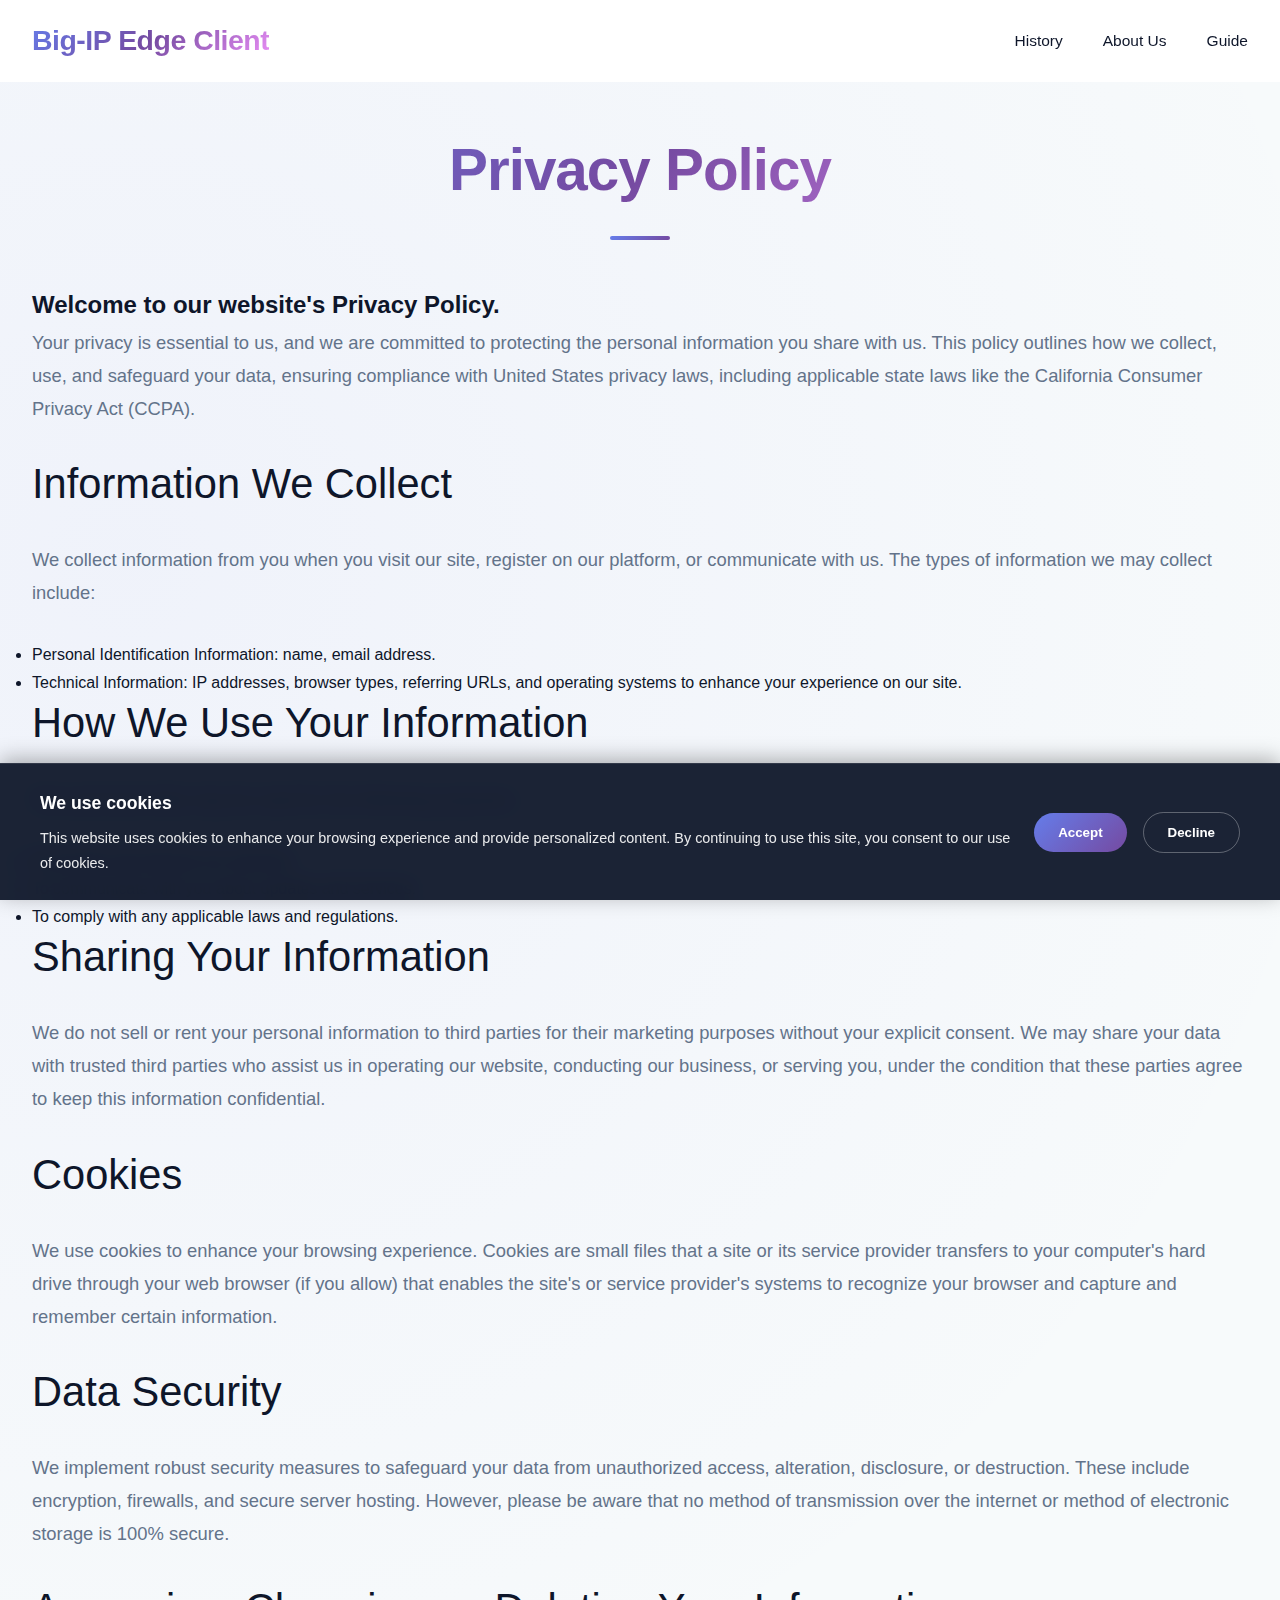
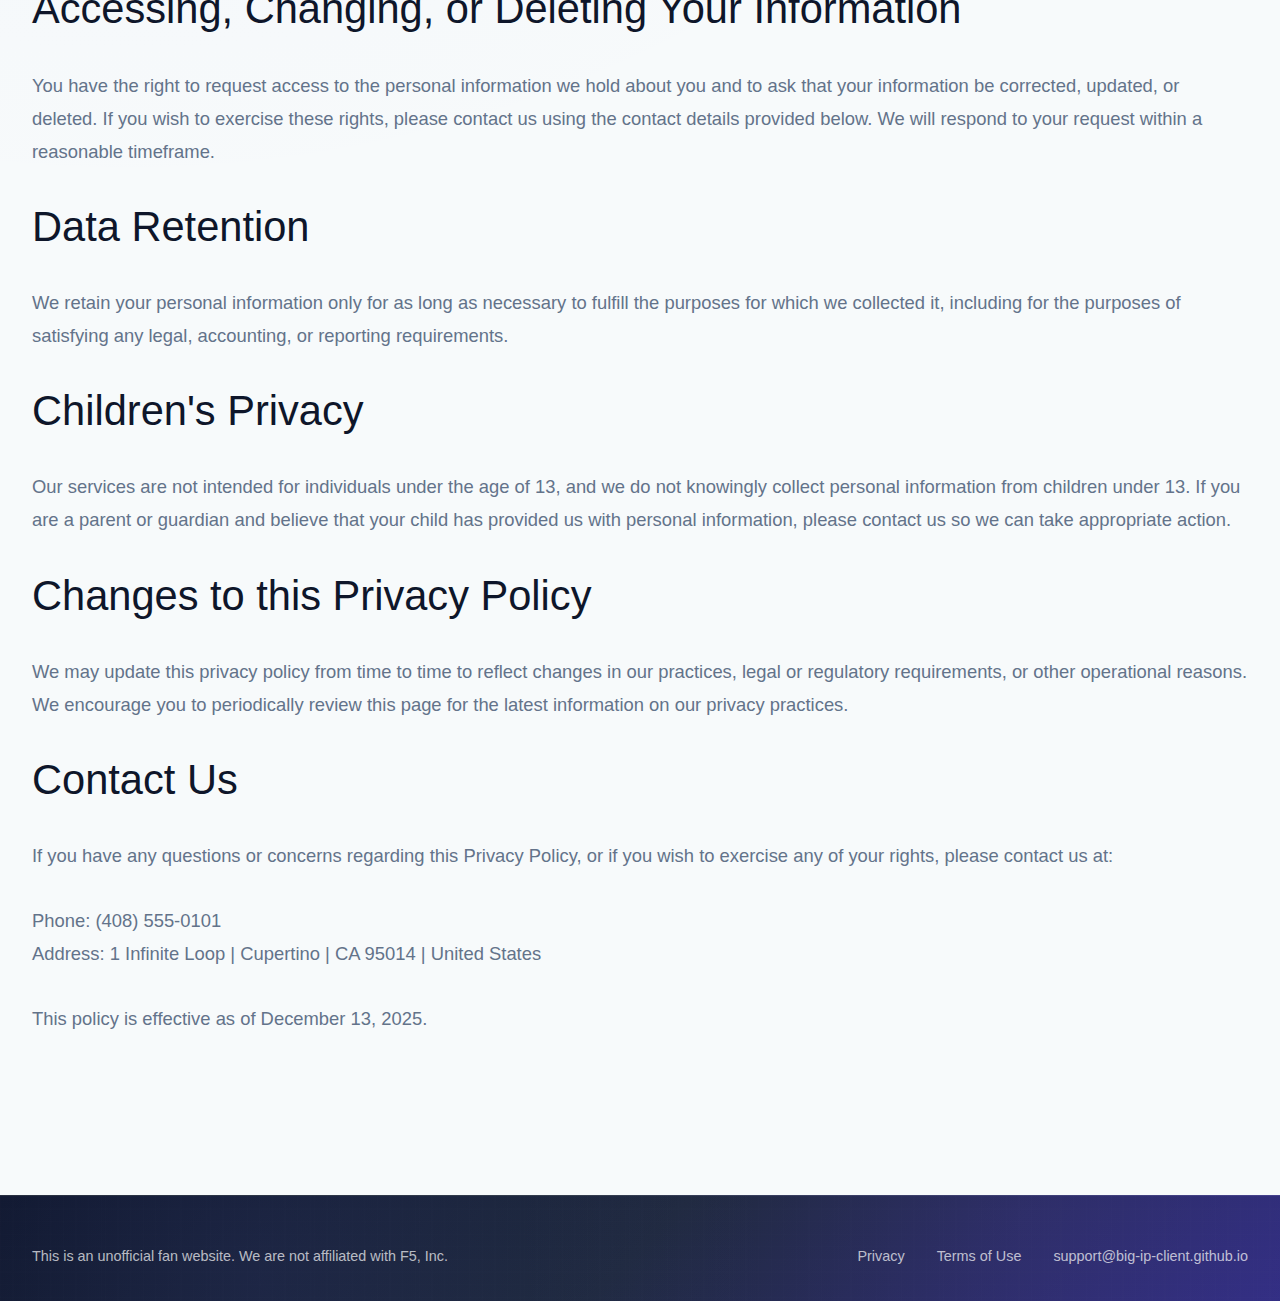
<file: privacy.html>
<!DOCTYPE html>
<html lang="en">
<head>
    <meta charset="UTF-8">
    <meta name="viewport" content="width=device-width, initial-scale=1.0">
    <title>Privacy Policy - Big-IP Edge Client</title>
    <meta name="description" content="Review the privacy policy for our fan site dedicated to the Big-IP Edge Client. Learn how we handle your data with respect and transparency.">
    <link rel="icon" href="images/favicon.ico" type="image/x-icon">
    <link href="assets/css/style.css" rel="stylesheet">
</head>
<body>
    <!-- Navigation -->
    <nav id="navbar">
        <div class="nav-container">
            <a href="index.html" class="logo">Big-IP Edge Client</a>
            <ul class="nav-links">
                <li><a href="history.html">History</a></li>
                <li><a href="about-us.html">About Us</a></li>
                <li><a href="guide/index.html">Guide</a></li>
            </ul>
            <div class="mobile-menu-toggle" id="mobileMenuToggle">
                <div class="hamburger"></div>
                <div class="hamburger"></div>
                <div class="hamburger"></div>
            </div>
        </div>
    </nav>

    <!-- Mobile Menu -->
    <div class="mobile-menu" id="mobileMenu">
        <ul class="mobile-nav-links">
            <li><a href="index.html">Home</a></li>
            <li><a href="history.html">History</a></li>
            <li><a href="about-us.html">About Us</a></li>
            <li><a href="guide/index.html">Guide</a></li>
        </ul>
    </div>

    <!-- Main Content -->
    <section class="about" style="padding-top: 120px;">
        <div class="container">
            <h1 class="section-title">Privacy Policy</h1>
            <div class="about-content" style="grid-template-columns: 1fr;">
                <div class="about-text">
                    <h2>Welcome to our website's Privacy Policy.</h2>
                    <p>Your privacy is essential to us, and we are committed to protecting the personal information you share with us. This policy outlines how we collect, use, and safeguard your data, ensuring compliance with United States privacy laws, including applicable state laws like the California Consumer Privacy Act (CCPA).</p>

                    <h3>Information We Collect</h3>
                    <p>We collect information from you when you visit our site, register on our platform, or communicate with us. The types of information we may collect include:</p>
                    <ul>
                        <li>Personal Identification Information: name, email address.</li>
                        <li>Technical Information: IP addresses, browser types, referring URLs, and operating systems to enhance your experience on our site.</li>
                    </ul>

                    <h3>How We Use Your Information</h3>
                    <p>Your personal data may be used for the following purposes:</p>
                    <ul>
                        <li>To provide and improve our services.</li>
                        <li>To communicate with you about updates and services.</li>
                        <li>To comply with any applicable laws and regulations.</li>
                    </ul>

                    <h3>Sharing Your Information</h3>
                    <p>We do not sell or rent your personal information to third parties for their marketing purposes without your explicit consent. We may share your data with trusted third parties who assist us in operating our website, conducting our business, or serving you, under the condition that these parties agree to keep this information confidential.</p>

                    <h3>Cookies</h3>
                    <p>We use cookies to enhance your browsing experience. Cookies are small files that a site or its service provider transfers to your computer's hard drive through your web browser (if you allow) that enables the site's or service provider's systems to recognize your browser and capture and remember certain information.</p>

                    <h3>Data Security</h3>
                    <p>We implement robust security measures to safeguard your data from unauthorized access, alteration, disclosure, or destruction. These include encryption, firewalls, and secure server hosting. However, please be aware that no method of transmission over the internet or method of electronic storage is 100% secure.</p>

                    <h3>Accessing, Changing, or Deleting Your Information</h3>
                    <p>You have the right to request access to the personal information we hold about you and to ask that your information be corrected, updated, or deleted. If you wish to exercise these rights, please contact us using the contact details provided below. We will respond to your request within a reasonable timeframe.</p>

                    <h3>Data Retention</h3>
                    <p>We retain your personal information only for as long as necessary to fulfill the purposes for which we collected it, including for the purposes of satisfying any legal, accounting, or reporting requirements.</p>

                    <h3>Children's Privacy</h3>
                    <p>Our services are not intended for individuals under the age of 13, and we do not knowingly collect personal information from children under 13. If you are a parent or guardian and believe that your child has provided us with personal information, please contact us so we can take appropriate action.</p>

                    <h3>Changes to this Privacy Policy</h3>
                    <p>We may update this privacy policy from time to time to reflect changes in our practices, legal or regulatory requirements, or other operational reasons. We encourage you to periodically review this page for the latest information on our privacy practices.</p>

                    <h3>Contact Us</h3>
                    <p>If you have any questions or concerns regarding this Privacy Policy, or if you wish to exercise any of your rights, please contact us at:</p>
                    <p>Phone: (408) 555-0101<br>
                    Address: 1 Infinite Loop | Cupertino | CA 95014 | United States</p>
                    <p>This policy is effective as of December 13, 2025.</p>
                </div>
            </div>
        </div>
    </section>

    <!-- Footer -->
    <footer class="footer">
        <div class="container">
            <div class="footer-content">
                <div class="footer-left">
                    <p>This is an unofficial fan website. We are not affiliated with F5, Inc.</p>
                </div>
                <div class="footer-right">
                    <a href="privacy.html">Privacy</a>
                    <a href="terms-of-use.html">Terms of Use</a>
                    <a href="mailto:support@big-ip-client.github.io">support@big-ip-client.github.io</a>
                </div>
            </div>
        </div>
    </footer>

    <script src="assets/js/script.js"></script>
</body>
</html>
</file>
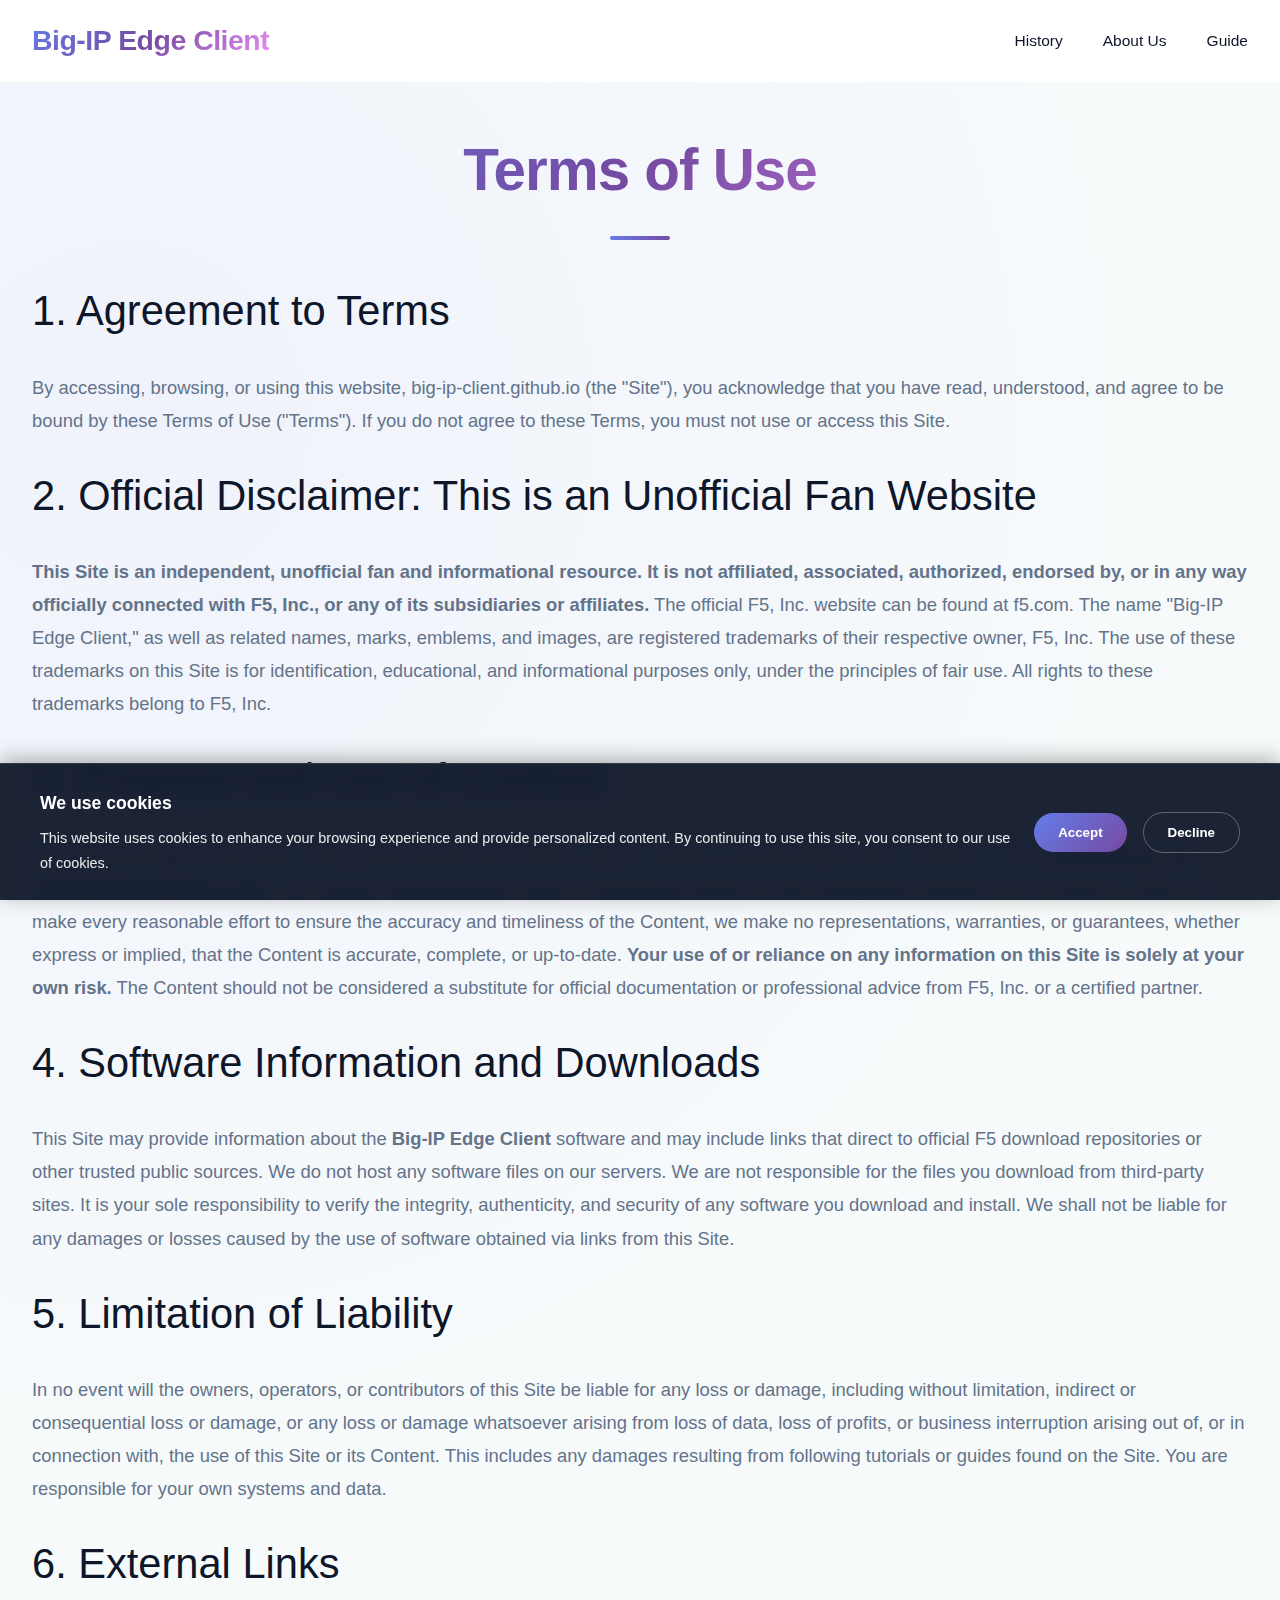
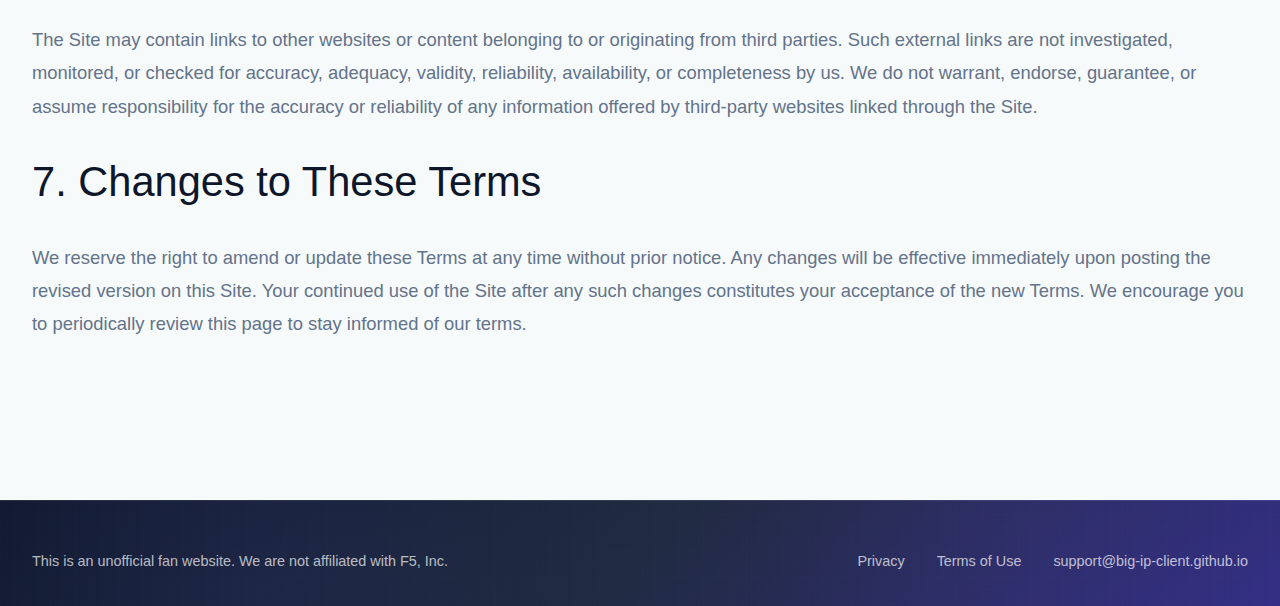
<file: terms-of-use.html>
<!DOCTYPE html>
<html lang="en">
<head>
    <meta charset="UTF-8">
    <meta name="viewport" content="width=device-width, initial-scale=1.0">
    <title>Terms of Use - Unofficial Big-IP Edge Client Fan Site</title>
    <meta name="description" content="Please read the terms of use for our unofficial fan website. This site is not affiliated with F5, Inc., and is for educational and community purposes only.">
    <link rel="icon" href="images/favicon.ico" type="image/x-icon">
    
    <!-- Open Graph -->
    <meta property="og:title" content="Terms of Use - Unofficial Big-IP Edge Client Fan Site">
    <meta property="og:description" content="Please read the terms of use for our unofficial fan website. This site is not affiliated with F5, Inc., and is for educational and community purposes only.">
    <meta property="og:type" content="website">
    <meta property="og:url" content="https://big-ip-client.github.io/terms-of-use.html">
    <meta property="og:image" content="https://big-ip-client.github.io/images/marketing-strategy-women.jpg">
    <meta property="og:site_name" content="Big-IP Edge Client Fan Site">

    <!-- Schema.org -->
    <script type="application/ld+json">
    {
      "@context": "https://schema.org",
      "@type": "WebPage",
      "name": "Terms of Use - Unofficial Big-IP Edge Client Fan Site",
      "description": "This page outlines the terms and conditions for using our unofficial fan site for the Big-IP Edge Client, clarifying our non-affiliation with F5, Inc.",
      "url": "https://big-ip-client.github.io/terms-of-use.html"
    }
    </script>
    
    <link href="assets/css/style.css" rel="stylesheet">
</head>
<body>
    <!-- Navigation -->
    <nav id="navbar">
        <div class="nav-container">
            <a href="index.html" class="logo">Big-IP Edge Client</a>
            <ul class="nav-links">
                <li><a href="history.html">History</a></li>
                <li><a href="about-us.html">About Us</a></li>
                <li><a href="guide/index.html">Guide</a></li>
            </ul>
            <div class="mobile-menu-toggle" id="mobileMenuToggle">
                <div class="hamburger"></div>
                <div class="hamburger"></div>
                <div class="hamburger"></div>
            </div>
        </div>
    </nav>

    <!-- Mobile Menu -->
    <div class="mobile-menu" id="mobileMenu">
        <ul class="mobile-nav-links">
            <li><a href="index.html">Home</a></li>
            <li><a href="history.html">History</a></li>
            <li><a href="about-us.html">About Us</a></li>
            <li><a href="guide/index.html">Guide</a></li>
        </ul>
    </div>

    <!-- Main Content -->
    <section class="about" style="padding-top: 120px;">
        <div class="container">
            <h1 class="section-title">Terms of Use</h1>
            <div class="about-content" style="grid-template-columns: 1fr;">
                <div class="about-text">
                    <h3>1. Agreement to Terms</h3>
                    <p>By accessing, browsing, or using this website, big-ip-client.github.io (the "Site"), you acknowledge that you have read, understood, and agree to be bound by these Terms of Use ("Terms"). If you do not agree to these Terms, you must not use or access this Site.</p>
                    
                    <h3>2. Official Disclaimer: This is an Unofficial Fan Website</h3>
                    <p><strong>This Site is an independent, unofficial fan and informational resource. It is not affiliated, associated, authorized, endorsed by, or in any way officially connected with F5, Inc., or any of its subsidiaries or affiliates.</strong> The official F5, Inc. website can be found at f5.com. The name "Big-IP Edge Client," as well as related names, marks, emblems, and images, are registered trademarks of their respective owner, F5, Inc. The use of these trademarks on this Site is for identification, educational, and informational purposes only, under the principles of fair use. All rights to these trademarks belong to F5, Inc.</p>
                    
                    <h3>3. Purpose and Use of Content</h3>
                    <p>All content provided on this Site, including but not limited to articles, guides, tutorials, and descriptions (the "Content"), is for <strong>informational and educational purposes only</strong>. The Content is generated by a team of enthusiasts based on their professional experience and research. While we make every reasonable effort to ensure the accuracy and timeliness of the Content, we make no representations, warranties, or guarantees, whether express or implied, that the Content is accurate, complete, or up-to-date. <strong>Your use of or reliance on any information on this Site is solely at your own risk.</strong> The Content should not be considered a substitute for official documentation or professional advice from F5, Inc. or a certified partner.</p>

                    <h3>4. Software Information and Downloads</h3>
                    <p>This Site may provide information about the <strong>Big-IP Edge Client</strong> software and may include links that direct to official F5 download repositories or other trusted public sources. We do not host any software files on our servers. We are not responsible for the files you download from third-party sites. It is your sole responsibility to verify the integrity, authenticity, and security of any software you download and install. We shall not be liable for any damages or losses caused by the use of software obtained via links from this Site.</p>

                    <h3>5. Limitation of Liability</h3>
                    <p>In no event will the owners, operators, or contributors of this Site be liable for any loss or damage, including without limitation, indirect or consequential loss or damage, or any loss or damage whatsoever arising from loss of data, loss of profits, or business interruption arising out of, or in connection with, the use of this Site or its Content. This includes any damages resulting from following tutorials or guides found on the Site. You are responsible for your own systems and data.</p>

                    <h3>6. External Links</h3>
                    <p>The Site may contain links to other websites or content belonging to or originating from third parties. Such external links are not investigated, monitored, or checked for accuracy, adequacy, validity, reliability, availability, or completeness by us. We do not warrant, endorse, guarantee, or assume responsibility for the accuracy or reliability of any information offered by third-party websites linked through the Site.</p>
                    
                    <h3>7. Changes to These Terms</h3>
                    <p>We reserve the right to amend or update these Terms at any time without prior notice. Any changes will be effective immediately upon posting the revised version on this Site. Your continued use of the Site after any such changes constitutes your acceptance of the new Terms. We encourage you to periodically review this page to stay informed of our terms.</p>
                </div>
            </div>
        </div>
    </section>

    <!-- Footer -->
    <footer class="footer">
        <div class="container">
            <div class="footer-content">
                <div class="footer-left">
                    <p>This is an unofficial fan website. We are not affiliated with F5, Inc.</p>
                </div>
                <div class="footer-right">
                    <a href="privacy.html">Privacy</a>
                    <a href="terms-of-use.html">Terms of Use</a>
                    <a href="mailto:support@big-ip-client.github.io">support@big-ip-client.github.io</a>
                </div>
            </div>
        </div>
    </footer>

    <script src="assets/js/script.js"></script>
</body>
</html>
</file>
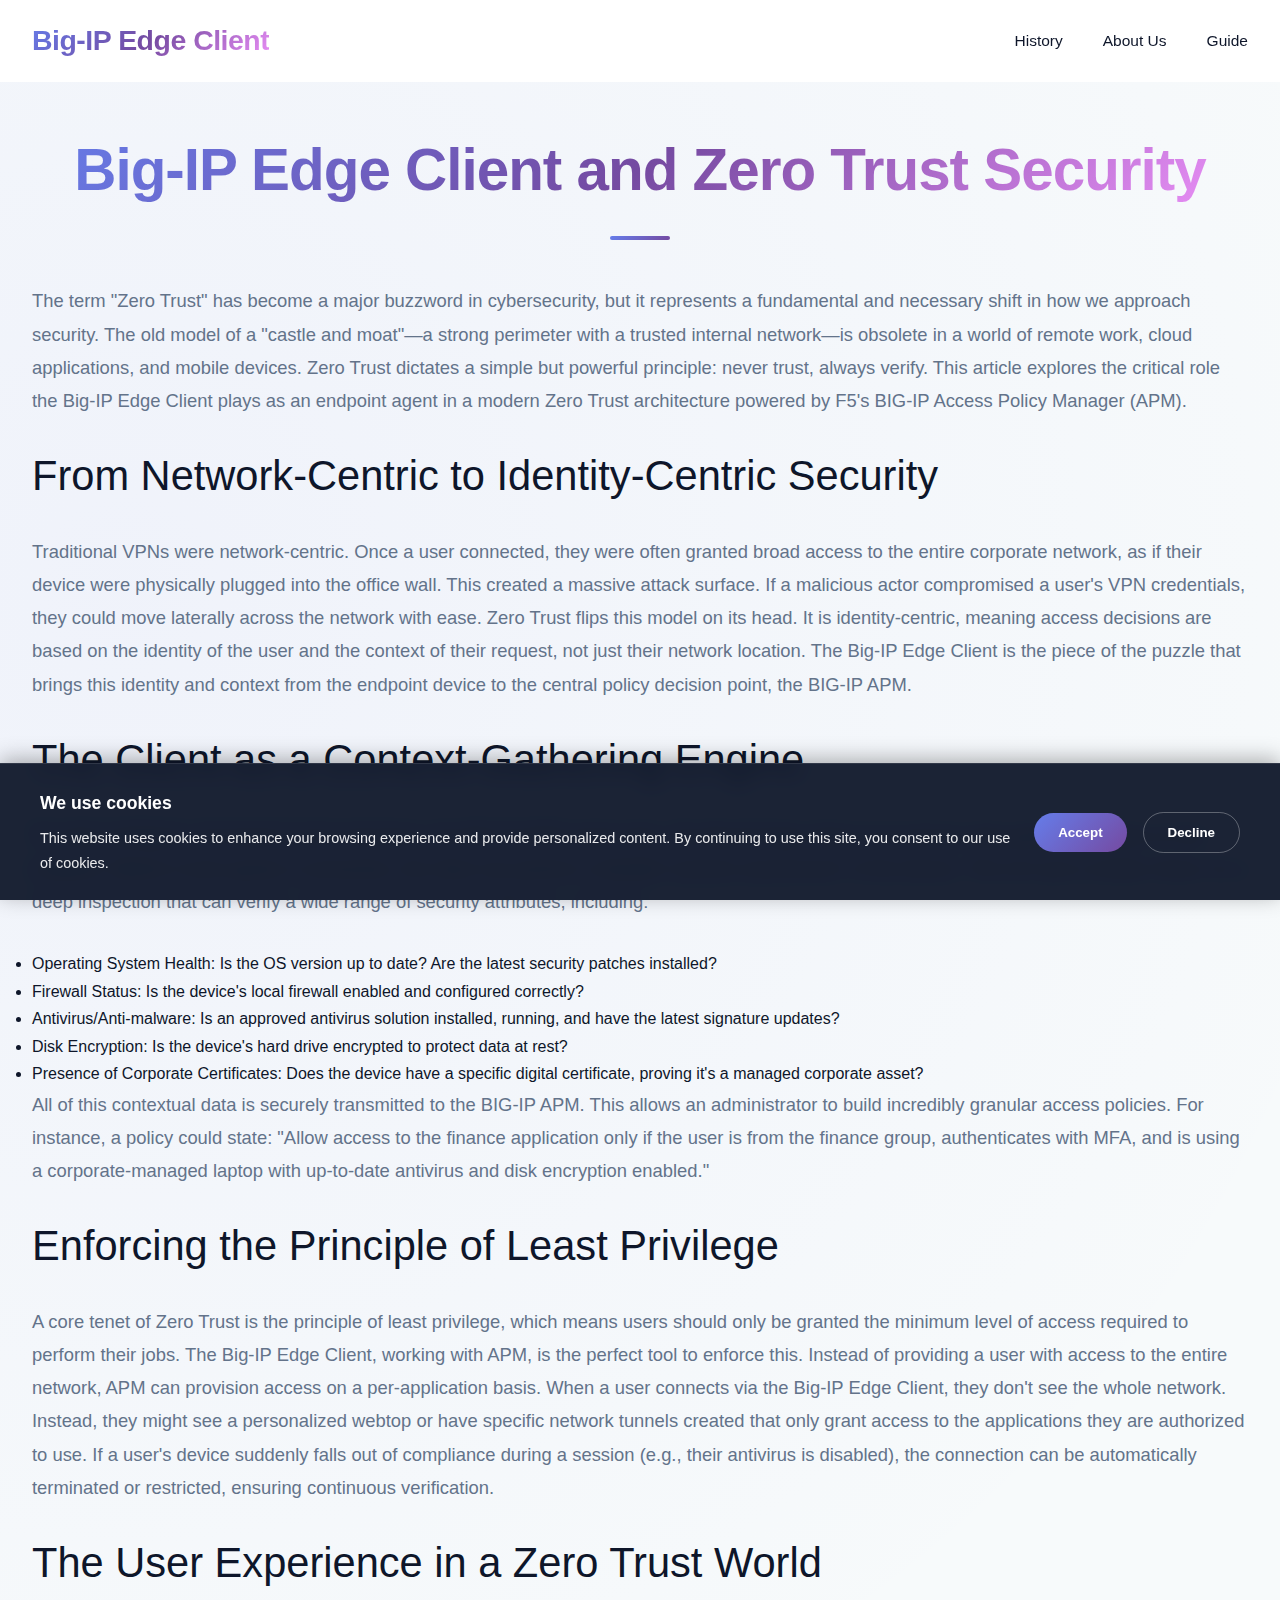
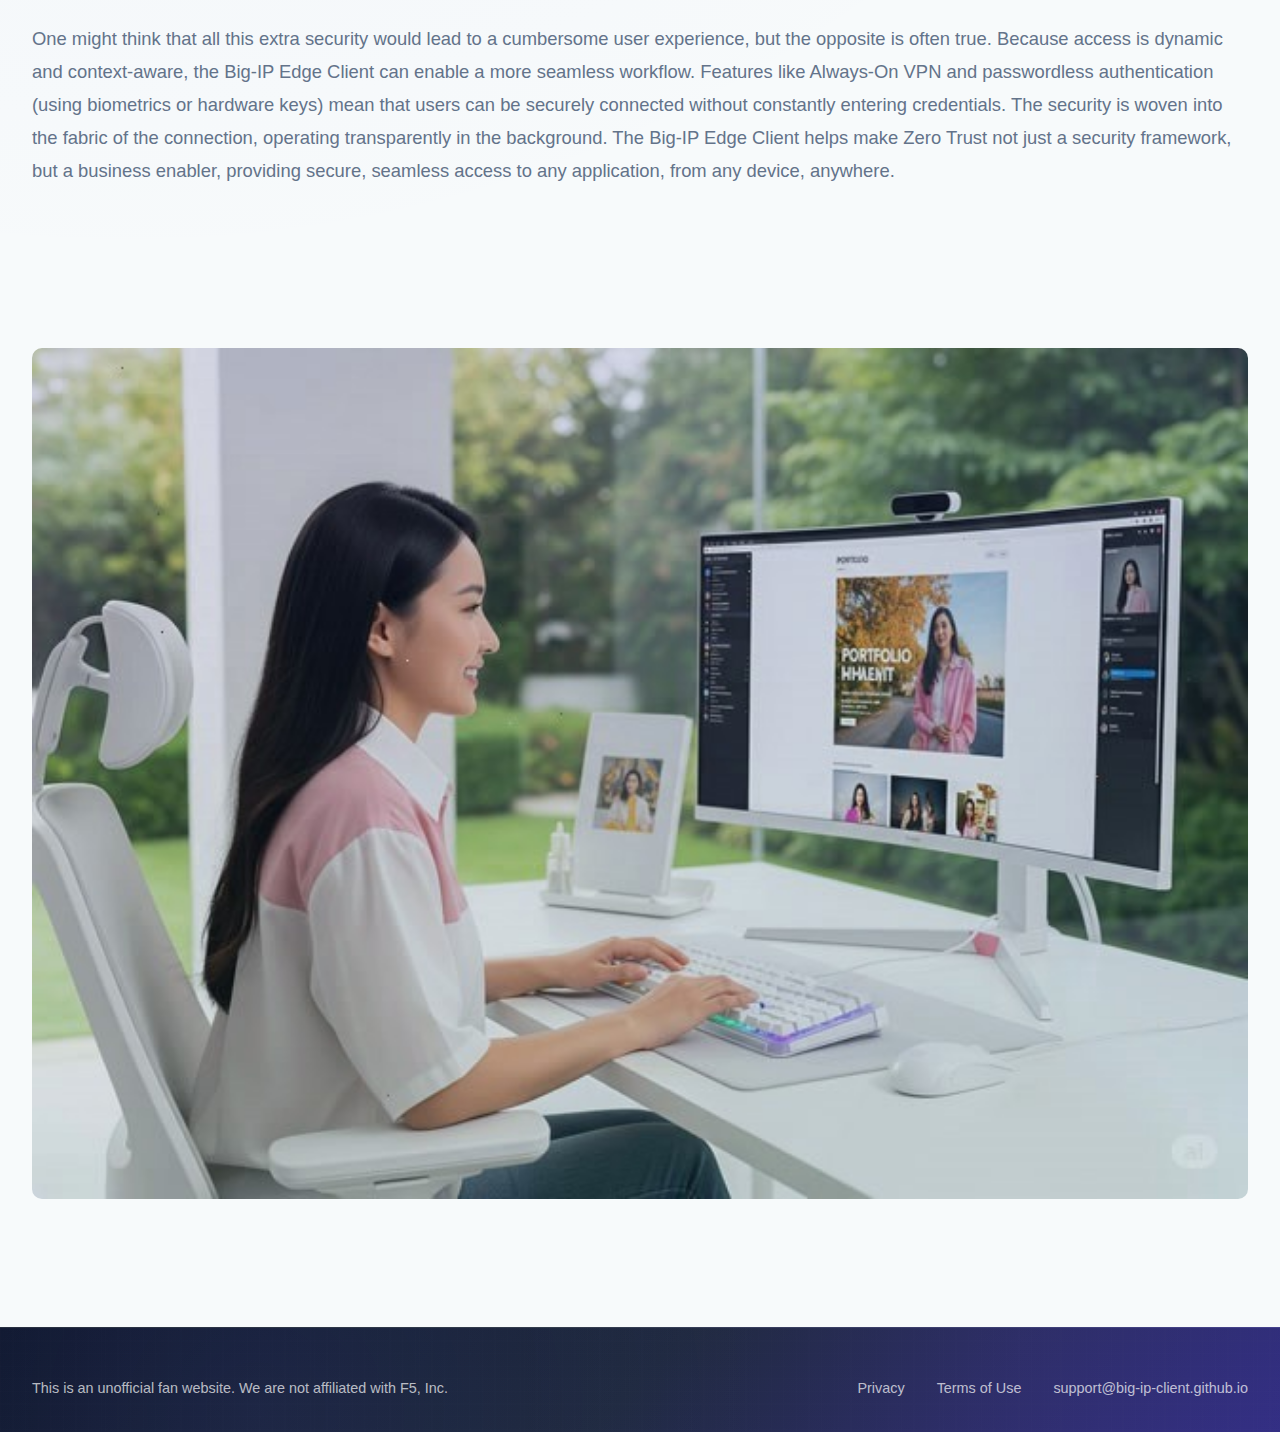
<file: guide/big-ip-edge-client-and-zero-trust-security.html>
<!DOCTYPE html>
<html lang="en">
<head>
    <meta charset="UTF-8">
    <meta name="viewport" content="width=device-width, initial-scale=1.0">
    <title>The Role of Big-IP Edge Client in a Zero Trust Architecture</title>
    <meta name="description" content="Learn how the Big-IP Edge Client is a critical component of a Zero Trust security model, enabling context-aware access and continuous verification.">
    <link rel="icon" href="../images/favicon.ico" type="image/x-icon">
    
    <!-- Open Graph -->
    <meta property="og:title" content="The Role of Big-IP Edge Client in a Zero Trust Architecture">
    <meta property="og:description" content="Learn how the Big-IP Edge Client is a critical component of a Zero Trust security model, enabling context-aware access and continuous verification.">
    <meta property="og:type" content="article">
    <meta property="og:url" content="https://big-ip-client.github.io/guide/big-ip-edge-client-and-zero-trust-security.html">
    <meta property="og:image" content="https://big-ip-client.github.io/images/articles/4.jpg">
    <meta property="og:site_name" content="Big-IP Edge Client Fan Site">

    <!-- Schema.org -->
    <script type="application/ld+json">
    {
      "@context": "https://schema.org",
      "@type": "Article",
      "headline": "Big-IP Edge Client and Zero Trust Security",
      "author": {
        "@type": "Organization",
        "name": "Big-IP Edge Client Fan Site Team"
      },
      "datePublished": "2025-12-14",
      "image": "https://big-ip-client.github.io/images/articles/4.jpg",
      "publisher": {
        "@type": "Organization",
        "name": "Big-IP Edge Client Fan Site",
        "logo": {
          "@type": "ImageObject",
          "url": "https://big-ip-client.github.io/images/favicon.ico"
        }
      },
      "description": "An exploration of how the F5 Big-IP Edge Client functions as a key endpoint agent in implementing a comprehensive Zero Trust security strategy."
    }
    </script>
    
    <link href="../assets/css/style.css" rel="stylesheet">
</head>
<body>
    <!-- Navigation -->
    <nav id="navbar">
        <div class="nav-container">
            <a href="../index.html" class="logo">Big-IP Edge Client</a>
            <ul class="nav-links">
                <li><a href="../history.html">History</a></li>
                <li><a href="../about-us.html">About Us</a></li>
                <li><a href="index.html">Guide</a></li>
            </ul>
            <div class="mobile-menu-toggle" id="mobileMenuToggle">
                <div class="hamburger"></div>
                <div class="hamburger"></div>
                <div class="hamburger"></div>
            </div>
        </div>
    </nav>

    <!-- Mobile Menu -->
    <div class="mobile-menu" id="mobileMenu">
        <ul class="mobile-nav-links">
            <li><a href="../index.html">Home</a></li>
            <li><a href="../history.html">History</a></li>
            <li><a href="../about-us.html">About Us</a></li>
            <li><a href="index.html">Guide</a></li>
        </ul>
    </div>

    <!-- Main Content -->
    <section class="about" style="padding-top: 120px;">
        <div class="container">
            <h1 class="section-title">Big-IP Edge Client and Zero Trust Security</h1>
            <div class="about-content" style="grid-template-columns: 1fr;">
                <div class="about-text">
                    <p>The term "Zero Trust" has become a major buzzword in cybersecurity, but it represents a fundamental and necessary shift in how we approach security. The old model of a "castle and moat"—a strong perimeter with a trusted internal network—is obsolete in a world of remote work, cloud applications, and mobile devices. Zero Trust dictates a simple but powerful principle: never trust, always verify. This article explores the critical role the Big-IP Edge Client plays as an endpoint agent in a modern Zero Trust architecture powered by F5's BIG-IP Access Policy Manager (APM).</p>

                    <h3>From Network-Centric to Identity-Centric Security</h3>
                    <p>Traditional VPNs were network-centric. Once a user connected, they were often granted broad access to the entire corporate network, as if their device were physically plugged into the office wall. This created a massive attack surface. If a malicious actor compromised a user's VPN credentials, they could move laterally across the network with ease. Zero Trust flips this model on its head. It is identity-centric, meaning access decisions are based on the identity of the user and the context of their request, not just their network location. The Big-IP Edge Client is the piece of the puzzle that brings this identity and context from the endpoint device to the central policy decision point, the BIG-IP APM.</p>

                    <h3>The Client as a Context-Gathering Engine</h3>
                    <p>To make intelligent, risk-based access decisions, the BIG-IP APM needs data. The Big-IP Edge Client is its primary data-gathering engine on the endpoint. Before it even grants a connection, the client can perform a detailed "posture assessment" of the device. This isn't just a simple check; it's a deep inspection that can verify a wide range of security attributes, including:</p>
                    <ul>
                        <li>Operating System Health: Is the OS version up to date? Are the latest security patches installed?</li>
                        <li>Firewall Status: Is the device's local firewall enabled and configured correctly?</li>
                        <li>Antivirus/Anti-malware: Is an approved antivirus solution installed, running, and have the latest signature updates?</li>
                        <li>Disk Encryption: Is the device's hard drive encrypted to protect data at rest?</li>
                        <li>Presence of Corporate Certificates: Does the device have a specific digital certificate, proving it's a managed corporate asset?</li>
                    </ul>
                    <p>All of this contextual data is securely transmitted to the BIG-IP APM. This allows an administrator to build incredibly granular access policies. For instance, a policy could state: "Allow access to the finance application only if the user is from the finance group, authenticates with MFA, and is using a corporate-managed laptop with up-to-date antivirus and disk encryption enabled."</p>

                    <h3>Enforcing the Principle of Least Privilege</h3>
                    <p>A core tenet of Zero Trust is the principle of least privilege, which means users should only be granted the minimum level of access required to perform their jobs. The Big-IP Edge Client, working with APM, is the perfect tool to enforce this. Instead of providing a user with access to the entire network, APM can provision access on a per-application basis. When a user connects via the Big-IP Edge Client, they don't see the whole network. Instead, they might see a personalized webtop or have specific network tunnels created that only grant access to the applications they are authorized to use. If a user's device suddenly falls out of compliance during a session (e.g., their antivirus is disabled), the connection can be automatically terminated or restricted, ensuring continuous verification.</p>

                    <h3>The User Experience in a Zero Trust World</h3>
                    <p>One might think that all this extra security would lead to a cumbersome user experience, but the opposite is often true. Because access is dynamic and context-aware, the Big-IP Edge Client can enable a more seamless workflow. Features like Always-On VPN and passwordless authentication (using biometrics or hardware keys) mean that users can be securely connected without constantly entering credentials. The security is woven into the fabric of the connection, operating transparently in the background. The Big-IP Edge Client helps make Zero Trust not just a security framework, but a business enabler, providing secure, seamless access to any application, from any device, anywhere.</p>
                </div>
                <img src="../images/articles/4.jpg" alt="A futuristic digital interface showing security-related data and graphs" style="width: 100%; border-radius: 10px; margin-top: 2rem;">
            </div>
        </div>
    </section>

    <!-- Footer -->
    <footer class="footer">
        <div class="container">
            <div class="footer-content">
                <div class="footer-left">
                    <p>This is an unofficial fan website. We are not affiliated with F5, Inc.</p>
                </div>
                <div class="footer-right">
                    <a href="../privacy.html">Privacy</a>
                    <a href="../terms-of-use.html">Terms of Use</a>
                    <a href="mailto:support@big-ip-client.github.io">support@big-ip-client.github.io</a>
                </div>
            </div>
        </div>
    </footer>

    <script src="../assets/js/script.js"></script>
</body>
</html>
</file>
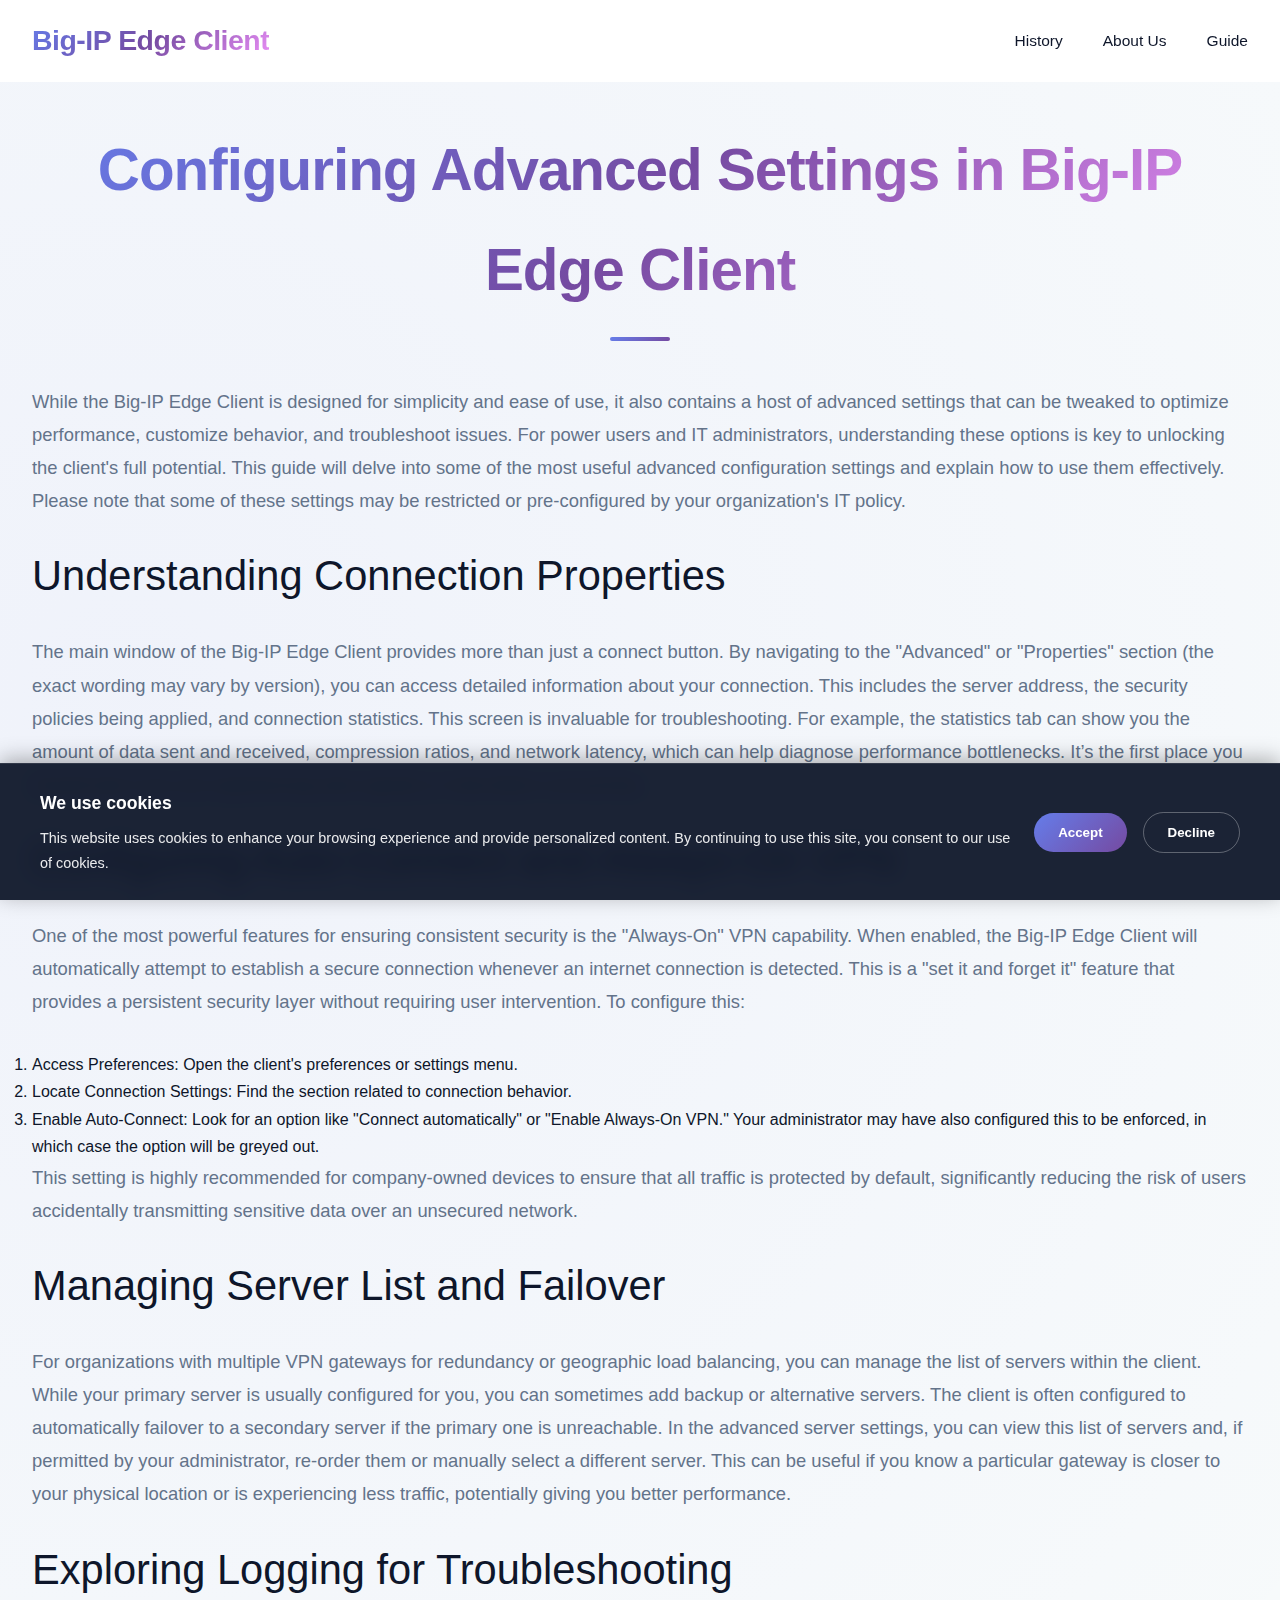
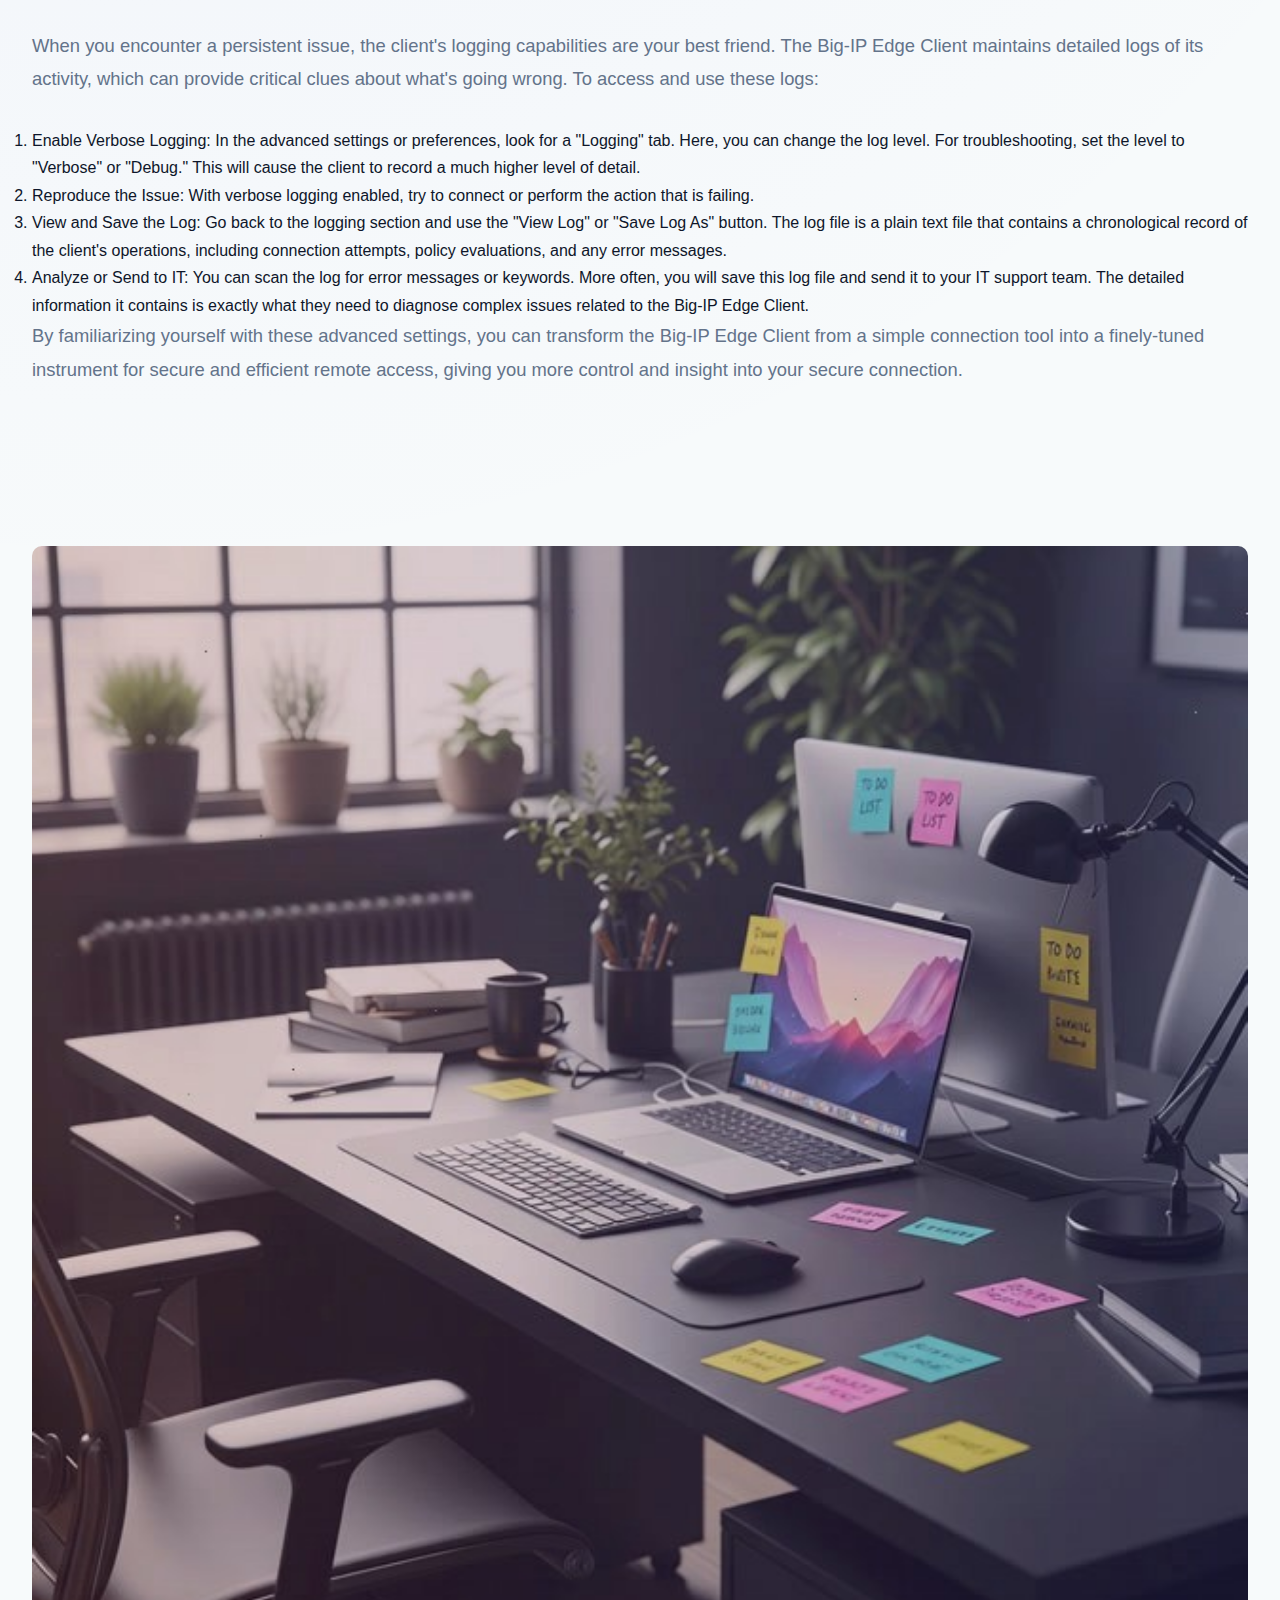
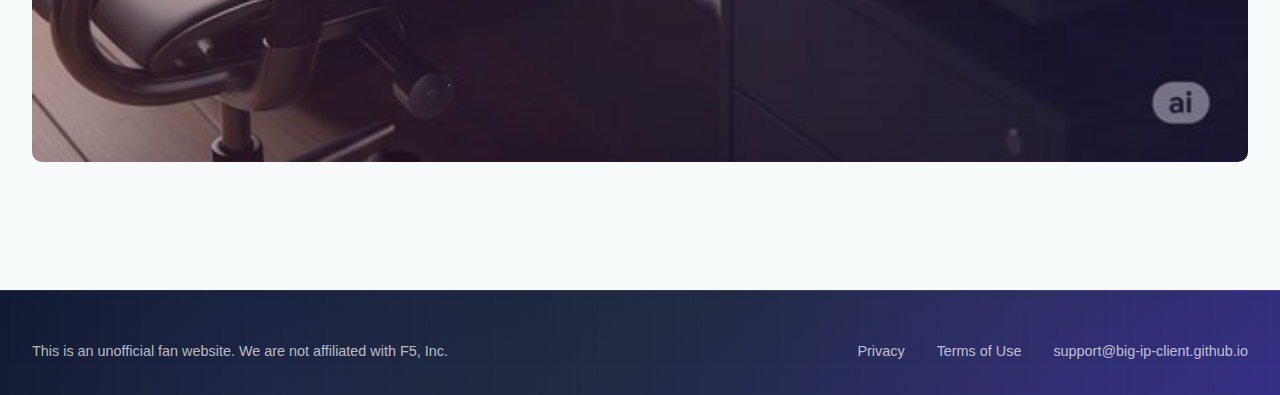
<file: guide/configuring-advanced-settings-in-big-ip-edge-client.html>
<!DOCTYPE html>
<html lang="en">
<head>
    <meta charset="UTF-8">
    <meta name="viewport" content="width=device-width, initial-scale=1.0">
    <title>Mastering the Big-IP Edge Client: A Guide to Advanced Settings</title>
    <meta name="description" content="Unlock the full potential of your Big-IP Edge Client by learning how to configure advanced settings for optimized performance, enhanced security, and a better user experience.">
    <link rel="icon" href="../images/favicon.ico" type="image/x-icon">
    
    <!-- Open Graph -->
    <meta property="og:title" content="Mastering the Big-IP Edge Client: A Guide to Advanced Settings">
    <meta property="og:description" content="Unlock the full potential of your Big-IP Edge Client by learning how to configure advanced settings for optimized performance, enhanced security, and a better user experience.">
    <meta property="og:type" content="article">
    <meta property="og:url" content="https://big-ip-client.github.io/guide/configuring-advanced-settings-in-big-ip-edge-client.html">
    <meta property="og:image" content="https://big-ip-client.github.io/images/articles/2.jpg">
    <meta property="og:site_name" content="Big-IP Edge Client Fan Site">

    <!-- Schema.org -->
    <script type="application/ld+json">
    {
      "@context": "https://schema.org",
      "@type": "Article",
      "headline": "Configuring Advanced Settings in Big-IP Edge Client",
      "author": {
        "@type": "Organization",
        "name": "Big-IP Edge Client Fan Site Team"
      },
      "datePublished": "2025-12-14",
      "image": "https://big-ip-client.github.io/images/articles/2.jpg",
      "publisher": {
        "@type": "Organization",
        "name": "Big-IP Edge Client Fan Site",
        "logo": {
          "@type": "ImageObject",
          "url": "https://big-ip-client.github.io/images/favicon.ico"
        }
      },
      "description": "An in-depth guide to the advanced configuration options available in the F5 Big-IP Edge Client, helping power users and administrators fine-tune their VPN experience."
    }
    </script>
    
    <link href="../assets/css/style.css" rel="stylesheet">
</head>
<body>
    <!-- Navigation -->
    <nav id="navbar">
        <div class="nav-container">
            <a href="../index.html" class="logo">Big-IP Edge Client</a>
            <ul class="nav-links">
                <li><a href="../history.html">History</a></li>
                <li><a href="../about-us.html">About Us</a></li>
                <li><a href="index.html">Guide</a></li>
            </ul>
            <div class="mobile-menu-toggle" id="mobileMenuToggle">
                <div class="hamburger"></div>
                <div class="hamburger"></div>
                <div class="hamburger"></div>
            </div>
        </div>
    </nav>

    <!-- Mobile Menu -->
    <div class="mobile-menu" id="mobileMenu">
        <ul class="mobile-nav-links">
            <li><a href="../index.html">Home</a></li>
            <li><a href="../history.html">History</a></li>
            <li><a href="../about-us.html">About Us</a></li>
            <li><a href="index.html">Guide</a></li>
        </ul>
    </div>

    <!-- Main Content -->
    <section class="about" style="padding-top: 120px;">
        <div class="container">
            <h1 class="section-title">Configuring Advanced Settings in Big-IP Edge Client</h1>
            <div class="about-content" style="grid-template-columns: 1fr;">
                <div class="about-text">
                    <p>While the Big-IP Edge Client is designed for simplicity and ease of use, it also contains a host of advanced settings that can be tweaked to optimize performance, customize behavior, and troubleshoot issues. For power users and IT administrators, understanding these options is key to unlocking the client's full potential. This guide will delve into some of the most useful advanced configuration settings and explain how to use them effectively. Please note that some of these settings may be restricted or pre-configured by your organization's IT policy.</p>

                    <h3>Understanding Connection Properties</h3>
                    <p>The main window of the Big-IP Edge Client provides more than just a connect button. By navigating to the "Advanced" or "Properties" section (the exact wording may vary by version), you can access detailed information about your connection. This includes the server address, the security policies being applied, and connection statistics. This screen is invaluable for troubleshooting. For example, the statistics tab can show you the amount of data sent and received, compression ratios, and network latency, which can help diagnose performance bottlenecks. It’s the first place you should look if you are experiencing slow speeds or intermittent connectivity.</p>

                    <h3>Configuring Auto-Connect and Always-On VPN</h3>
                    <p>One of the most powerful features for ensuring consistent security is the "Always-On" VPN capability. When enabled, the Big-IP Edge Client will automatically attempt to establish a secure connection whenever an internet connection is detected. This is a "set it and forget it" feature that provides a persistent security layer without requiring user intervention. To configure this:</p>
                    <ol>
                        <li>Access Preferences: Open the client's preferences or settings menu.</li>
                        <li>Locate Connection Settings: Find the section related to connection behavior.</li>
                        <li>Enable Auto-Connect: Look for an option like "Connect automatically" or "Enable Always-On VPN." Your administrator may have also configured this to be enforced, in which case the option will be greyed out.</li>
                    </ol>
                    <p>This setting is highly recommended for company-owned devices to ensure that all traffic is protected by default, significantly reducing the risk of users accidentally transmitting sensitive data over an unsecured network.</p>

                    <h3>Managing Server List and Failover</h3>
                    <p>For organizations with multiple VPN gateways for redundancy or geographic load balancing, you can manage the list of servers within the client. While your primary server is usually configured for you, you can sometimes add backup or alternative servers. The client is often configured to automatically failover to a secondary server if the primary one is unreachable. In the advanced server settings, you can view this list of servers and, if permitted by your administrator, re-order them or manually select a different server. This can be useful if you know a particular gateway is closer to your physical location or is experiencing less traffic, potentially giving you better performance.</p>

                    <h3>Exploring Logging for Troubleshooting</h3>
                    <p>When you encounter a persistent issue, the client's logging capabilities are your best friend. The Big-IP Edge Client maintains detailed logs of its activity, which can provide critical clues about what's going wrong. To access and use these logs:</p>
                    <ol>
                        <li>Enable Verbose Logging: In the advanced settings or preferences, look for a "Logging" tab. Here, you can change the log level. For troubleshooting, set the level to "Verbose" or "Debug." This will cause the client to record a much higher level of detail.</li>
                        <li>Reproduce the Issue: With verbose logging enabled, try to connect or perform the action that is failing.</li>
                        <li>View and Save the Log: Go back to the logging section and use the "View Log" or "Save Log As" button. The log file is a plain text file that contains a chronological record of the client's operations, including connection attempts, policy evaluations, and any error messages.</li>
                        <li>Analyze or Send to IT: You can scan the log for error messages or keywords. More often, you will save this log file and send it to your IT support team. The detailed information it contains is exactly what they need to diagnose complex issues related to the Big-IP Edge Client.</li>
                    </ol>
                    <p>By familiarizing yourself with these advanced settings, you can transform the Big-IP Edge Client from a simple connection tool into a finely-tuned instrument for secure and efficient remote access, giving you more control and insight into your secure connection.</p>
                </div>
                <img src="../images/articles/2.jpg" alt="A computer screen showing advanced settings and code" style="width: 100%; border-radius: 10px; margin-top: 2rem;">
            </div>
        </div>
    </section>

    <!-- Footer -->
    <footer class="footer">
        <div class="container">
            <div class="footer-content">
                <div class="footer-left">
                    <p>This is an unofficial fan website. We are not affiliated with F5, Inc.</p>
                </div>
                <div class="footer-right">
                    <a href="../privacy.html">Privacy</a>
                    <a href="../terms-of-use.html">Terms of Use</a>
                    <a href="mailto:support@big-ip-client.github.io">support@big-ip-client.github.io</a>
                </div>
            </div>
        </div>
    </footer>

    <script src="../assets/js/script.js"></script>
</body>
</html>
</file>
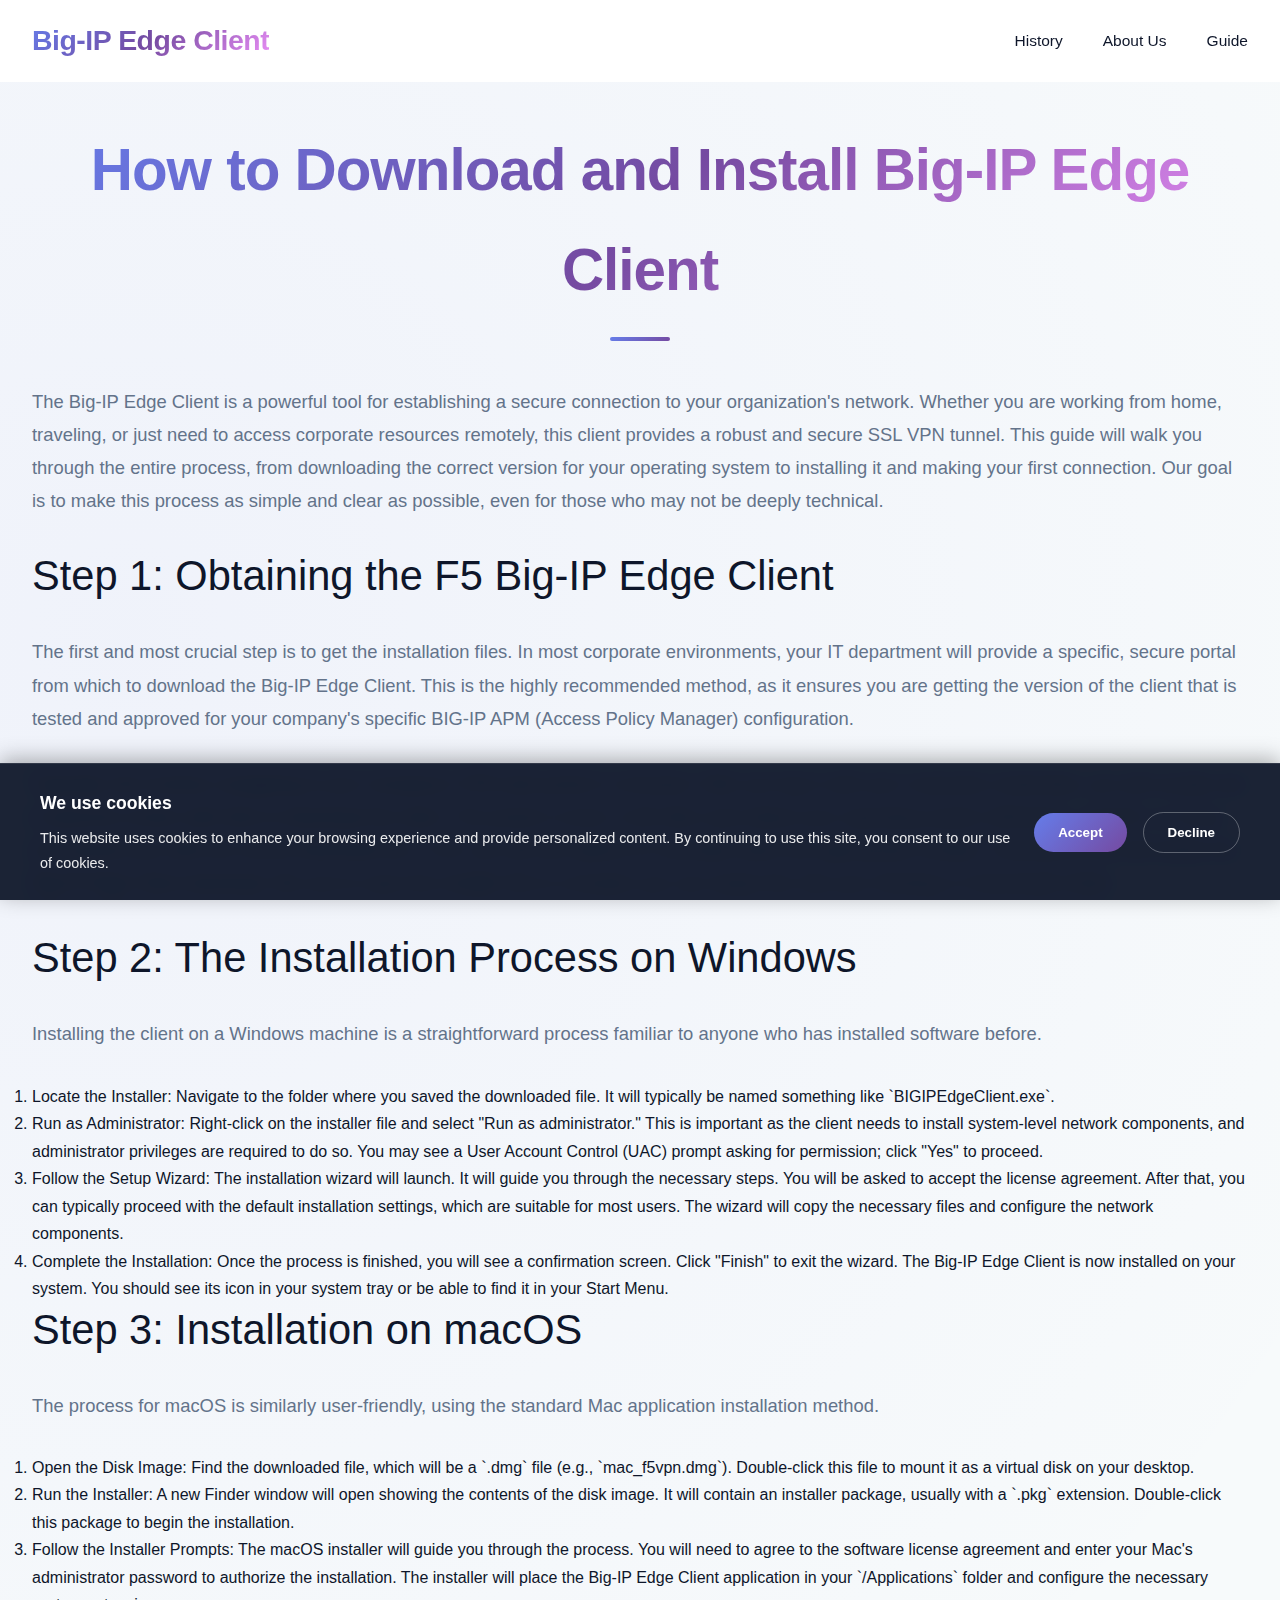
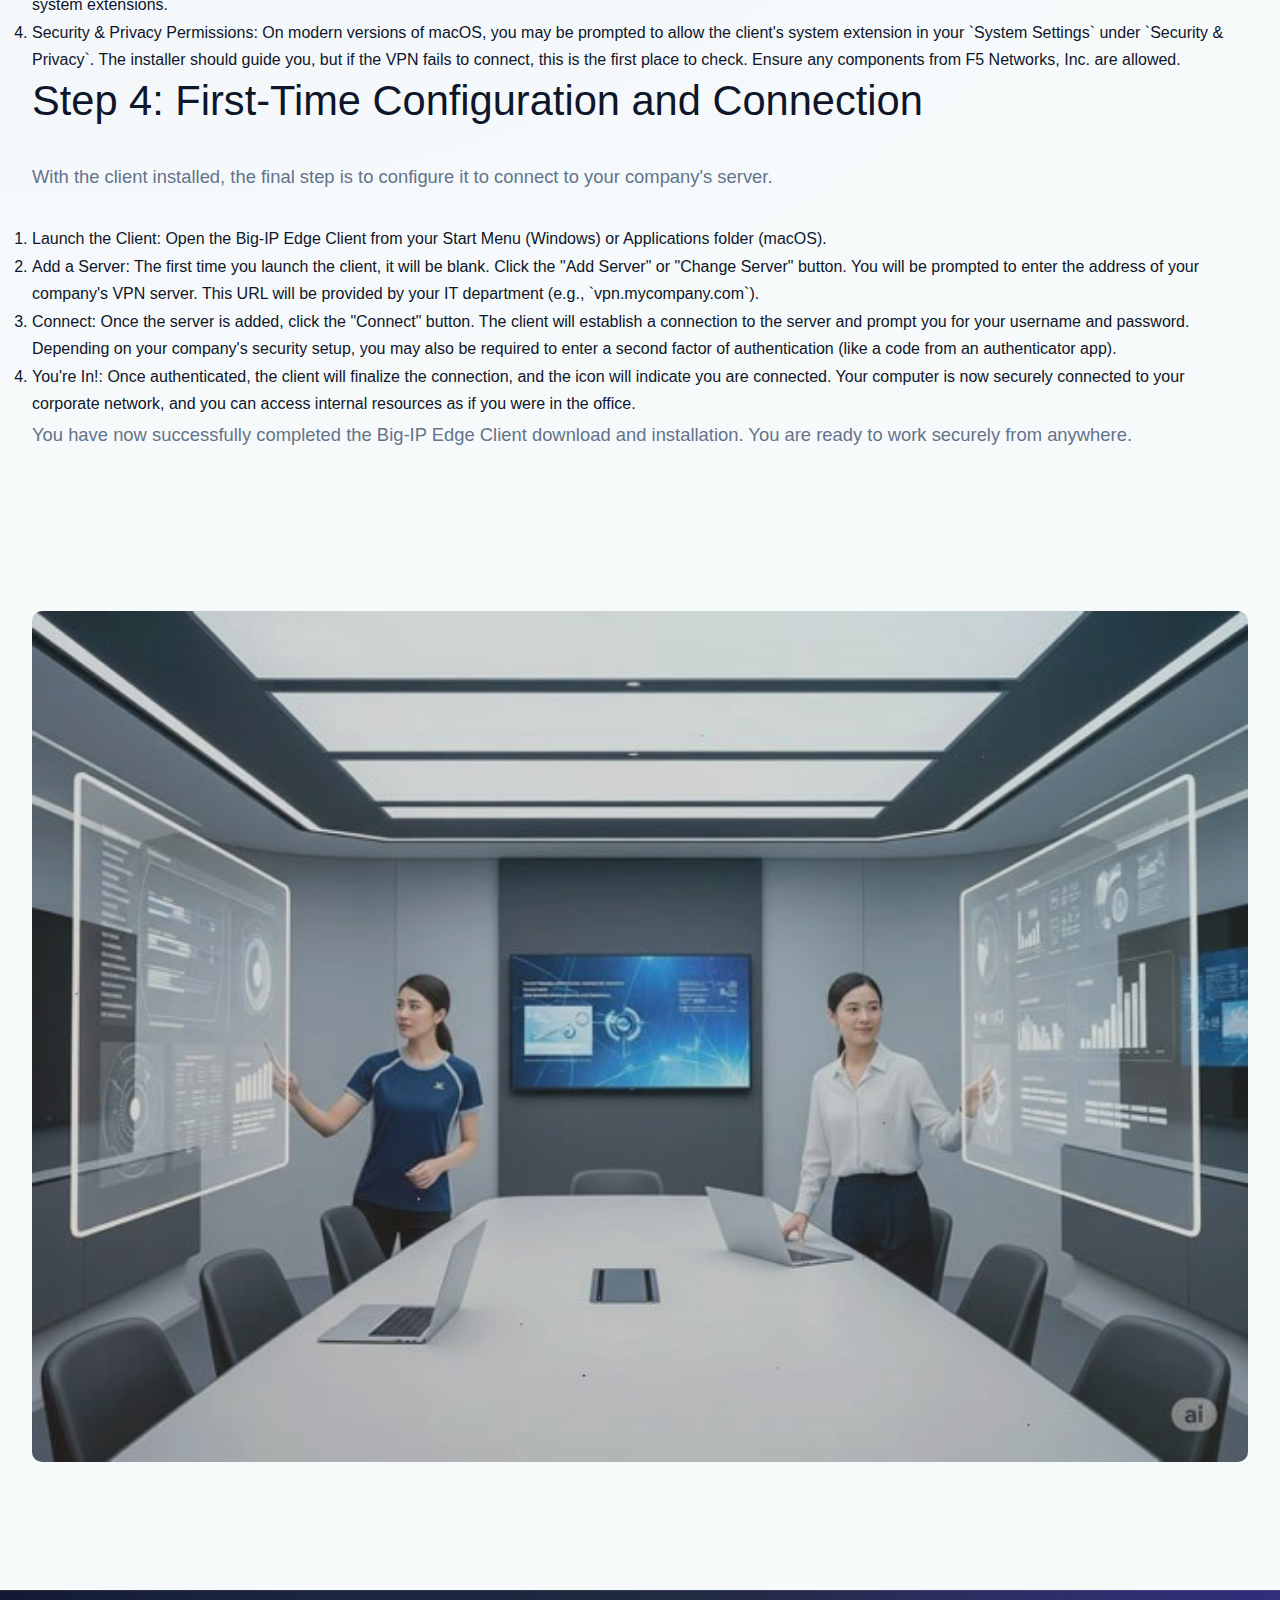
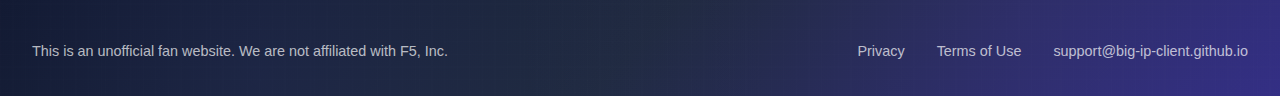
<file: guide/how-to-download-and-install-big-ip-edge-client.html>
<!DOCTYPE html>
<html lang="en">
<head>
    <meta charset="UTF-8">
    <meta name="viewport" content="width=device-width, initial-scale=1.0">
    <title>A Simple Guide to Download and Install the Big-IP Edge Client</title>
    <meta name="description" content="Follow our step-by-step guide on how to download and install the Big-IP Edge Client on your Windows, macOS, or Linux device to establish secure remote access to your corporate network.">
    <link rel="icon" href="../images/favicon.ico" type="image/x-icon">
    
    <!-- Open Graph -->
    <meta property="og:title" content="A Simple Guide to Download and Install the Big-IP Edge Client">
    <meta property="og:description" content="Follow our step-by-step guide on how to download and install the Big-IP Edge Client on your Windows, macOS, or Linux device to establish secure remote access to your corporate network.">
    <meta property="og:type" content="article">
    <meta property="og:url" content="https://big-ip-client.github.io/guide/how-to-download-and-install-big-ip-edge-client.html">
    <meta property="og:image" content="https://big-ip-client.github.io/images/articles/1.jpg">
    <meta property="og:site_name" content="Big-IP Edge Client Fan Site">

    <!-- Schema.org -->
    <script type="application/ld+json">
    {
      "@context": "https://schema.org",
      "@type": "Article",
      "headline": "How to Download and Install the Big-IP Edge Client",
      "author": {
        "@type": "Organization",
        "name": "Big-IP Edge Client Fan Site Team"
      },
      "datePublished": "2025-12-14",
      "image": "https://big-ip-client.github.io/images/articles/1.jpg",
      "publisher": {
        "@type": "Organization",
        "name": "Big-IP Edge Client Fan Site",
        "logo": {
          "@type": "ImageObject",
          "url": "https://big-ip-client.github.io/images/favicon.ico"
        }
      },
      "description": "A detailed, user-friendly guide walking you through the process of downloading and installing the F5 Big-IP Edge Client for secure VPN access."
    }
    </script>
    
    <link href="../assets/css/style.css" rel="stylesheet">
</head>
<body>
    <!-- Navigation -->
    <nav id="navbar">
        <div class="nav-container">
            <a href="../index.html" class="logo">Big-IP Edge Client</a>
            <ul class="nav-links">
                <li><a href="../history.html">History</a></li>
                <li><a href="../about-us.html">About Us</a></li>
                <li><a href="index.html">Guide</a></li>
            </ul>
            <div class="mobile-menu-toggle" id="mobileMenuToggle">
                <div class="hamburger"></div>
                <div class="hamburger"></div>
                <div class="hamburger"></div>
            </div>
        </div>
    </nav>

    <!-- Mobile Menu -->
    <div class="mobile-menu" id="mobileMenu">
        <ul class="mobile-nav-links">
            <li><a href="../index.html">Home</a></li>
            <li><a href="../history.html">History</a></li>
            <li><a href="../about-us.html">About Us</a></li>
            <li><a href="index.html">Guide</a></li>
        </ul>
    </div>

    <!-- Main Content -->
    <section class="about" style="padding-top: 120px;">
        <div class="container">
            <h1 class="section-title">How to Download and Install Big-IP Edge Client</h1>
            <div class="about-content" style="grid-template-columns: 1fr;">
                <div class="about-text">
                    <p>The Big-IP Edge Client is a powerful tool for establishing a secure connection to your organization's network. Whether you are working from home, traveling, or just need to access corporate resources remotely, this client provides a robust and secure SSL VPN tunnel. This guide will walk you through the entire process, from downloading the correct version for your operating system to installing it and making your first connection. Our goal is to make this process as simple and clear as possible, even for those who may not be deeply technical.</p>

                    <h3>Step 1: Obtaining the F5 Big-IP Edge Client</h3>
                    <p>The first and most crucial step is to get the installation files. In most corporate environments, your IT department will provide a specific, secure portal from which to download the Big-IP Edge Client. This is the highly recommended method, as it ensures you are getting the version of the client that is tested and approved for your company's specific BIG-IP APM (Access Policy Manager) configuration.</p>
                    <p>Typically, this involves navigating to your company's VPN web portal in a browser. After you log in with your corporate credentials, you will usually see a welcome screen with links to download the client. The portal is smart; it will often auto-detect your operating system (Windows, macOS, or Linux) and present you with the correct download link. If not, you will see options to manually select the appropriate installer. Clicking the link will initiate the Big-IP Edge Client download. Be sure to save the installer file to a location you can easily find, like your Desktop or Downloads folder.</p>

                    <h3>Step 2: The Installation Process on Windows</h3>
                    <p>Installing the client on a Windows machine is a straightforward process familiar to anyone who has installed software before.</p>
                    <ol>
                        <li>Locate the Installer: Navigate to the folder where you saved the downloaded file. It will typically be named something like `BIGIPEdgeClient.exe`.</li>
                        <li>Run as Administrator: Right-click on the installer file and select "Run as administrator." This is important as the client needs to install system-level network components, and administrator privileges are required to do so. You may see a User Account Control (UAC) prompt asking for permission; click "Yes" to proceed.</li>
                        <li>Follow the Setup Wizard: The installation wizard will launch. It will guide you through the necessary steps. You will be asked to accept the license agreement. After that, you can typically proceed with the default installation settings, which are suitable for most users. The wizard will copy the necessary files and configure the network components.</li>
                        <li>Complete the Installation: Once the process is finished, you will see a confirmation screen. Click "Finish" to exit the wizard. The Big-IP Edge Client is now installed on your system. You should see its icon in your system tray or be able to find it in your Start Menu.</li>
                    </ol>

                    <h3>Step 3: Installation on macOS</h3>
                    <p>The process for macOS is similarly user-friendly, using the standard Mac application installation method.</p>
                    <ol>
                        <li>Open the Disk Image: Find the downloaded file, which will be a `.dmg` file (e.g., `mac_f5vpn.dmg`). Double-click this file to mount it as a virtual disk on your desktop.</li>
                        <li>Run the Installer: A new Finder window will open showing the contents of the disk image. It will contain an installer package, usually with a `.pkg` extension. Double-click this package to begin the installation.</li>
                        <li>Follow the Installer Prompts: The macOS installer will guide you through the process. You will need to agree to the software license agreement and enter your Mac's administrator password to authorize the installation. The installer will place the Big-IP Edge Client application in your `/Applications` folder and configure the necessary system extensions.</li>
                        <li>Security & Privacy Permissions: On modern versions of macOS, you may be prompted to allow the client's system extension in your `System Settings` under `Security & Privacy`. The installer should guide you, but if the VPN fails to connect, this is the first place to check. Ensure any components from F5 Networks, Inc. are allowed.</li>
                    </ol>

                    <h3>Step 4: First-Time Configuration and Connection</h3>
                    <p>With the client installed, the final step is to configure it to connect to your company's server.</p>
                    <ol>
                        <li>Launch the Client: Open the Big-IP Edge Client from your Start Menu (Windows) or Applications folder (macOS).</li>
                        <li>Add a Server: The first time you launch the client, it will be blank. Click the "Add Server" or "Change Server" button. You will be prompted to enter the address of your company's VPN server. This URL will be provided by your IT department (e.g., `vpn.mycompany.com`).</li>
                        <li>Connect: Once the server is added, click the "Connect" button. The client will establish a connection to the server and prompt you for your username and password. Depending on your company's security setup, you may also be required to enter a second factor of authentication (like a code from an authenticator app).</li>
                        <li>You're In!: Once authenticated, the client will finalize the connection, and the icon will indicate you are connected. Your computer is now securely connected to your corporate network, and you can access internal resources as if you were in the office.</li>
                    </ol>
                    <p>You have now successfully completed the Big-IP Edge Client download and installation. You are ready to work securely from anywhere.</p>
                </div>
                <img src="../images/articles/1.jpg" alt="A person installing software on a laptop" style="width: 100%; border-radius: 10px; margin-top: 2rem;">
            </div>
        </div>
    </section>

    <!-- Footer -->
    <footer class="footer">
        <div class="container">
            <div class="footer-content">
                <div class="footer-left">
                    <p>This is an unofficial fan website. We are not affiliated with F5, Inc.</p>
                </div>
                <div class="footer-right">
                    <a href="../privacy.html">Privacy</a>
                    <a href="../terms-of-use.html">Terms of Use</a>
                    <a href="mailto:support@big-ip-client.github.io">support@big-ip-client.github.io</a>
                </div>
            </div>
        </div>
    </footer>

    <script src="../assets/js/script.js"></script>
</body>
</html>
</file>
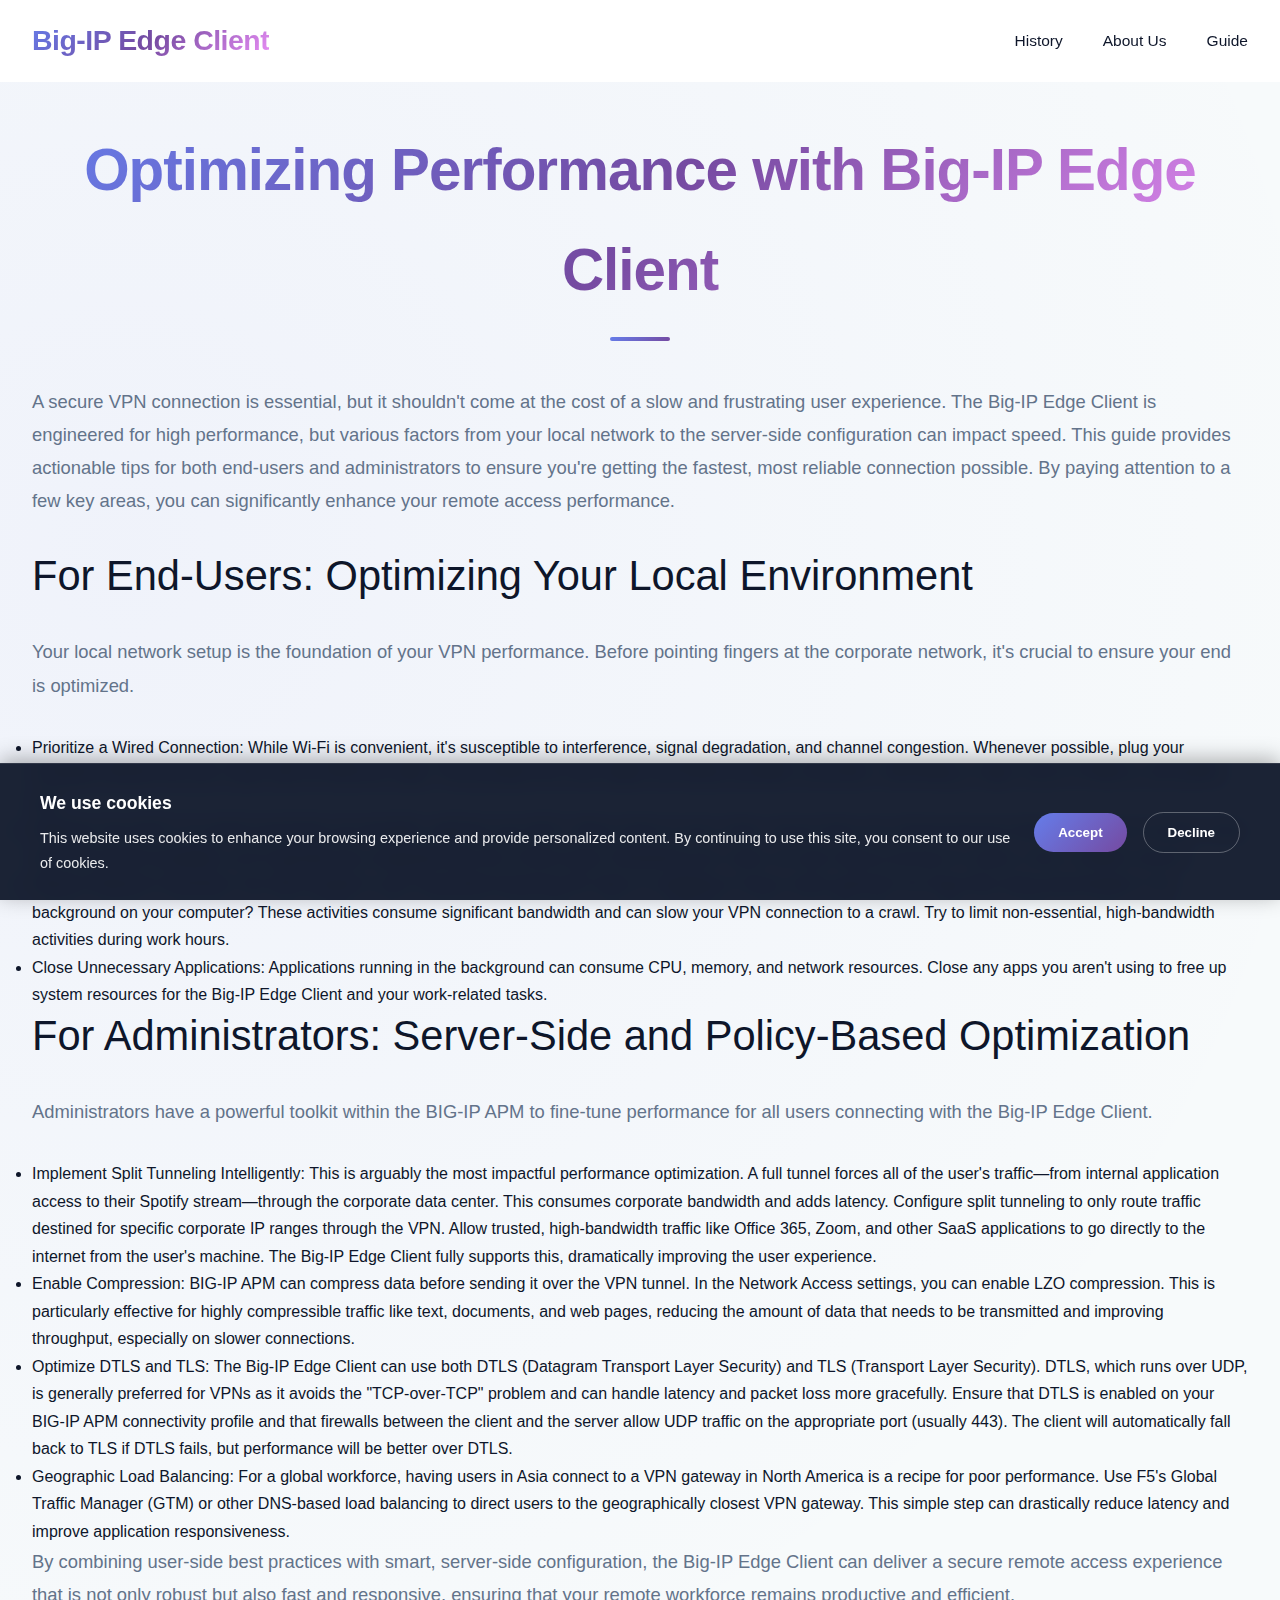
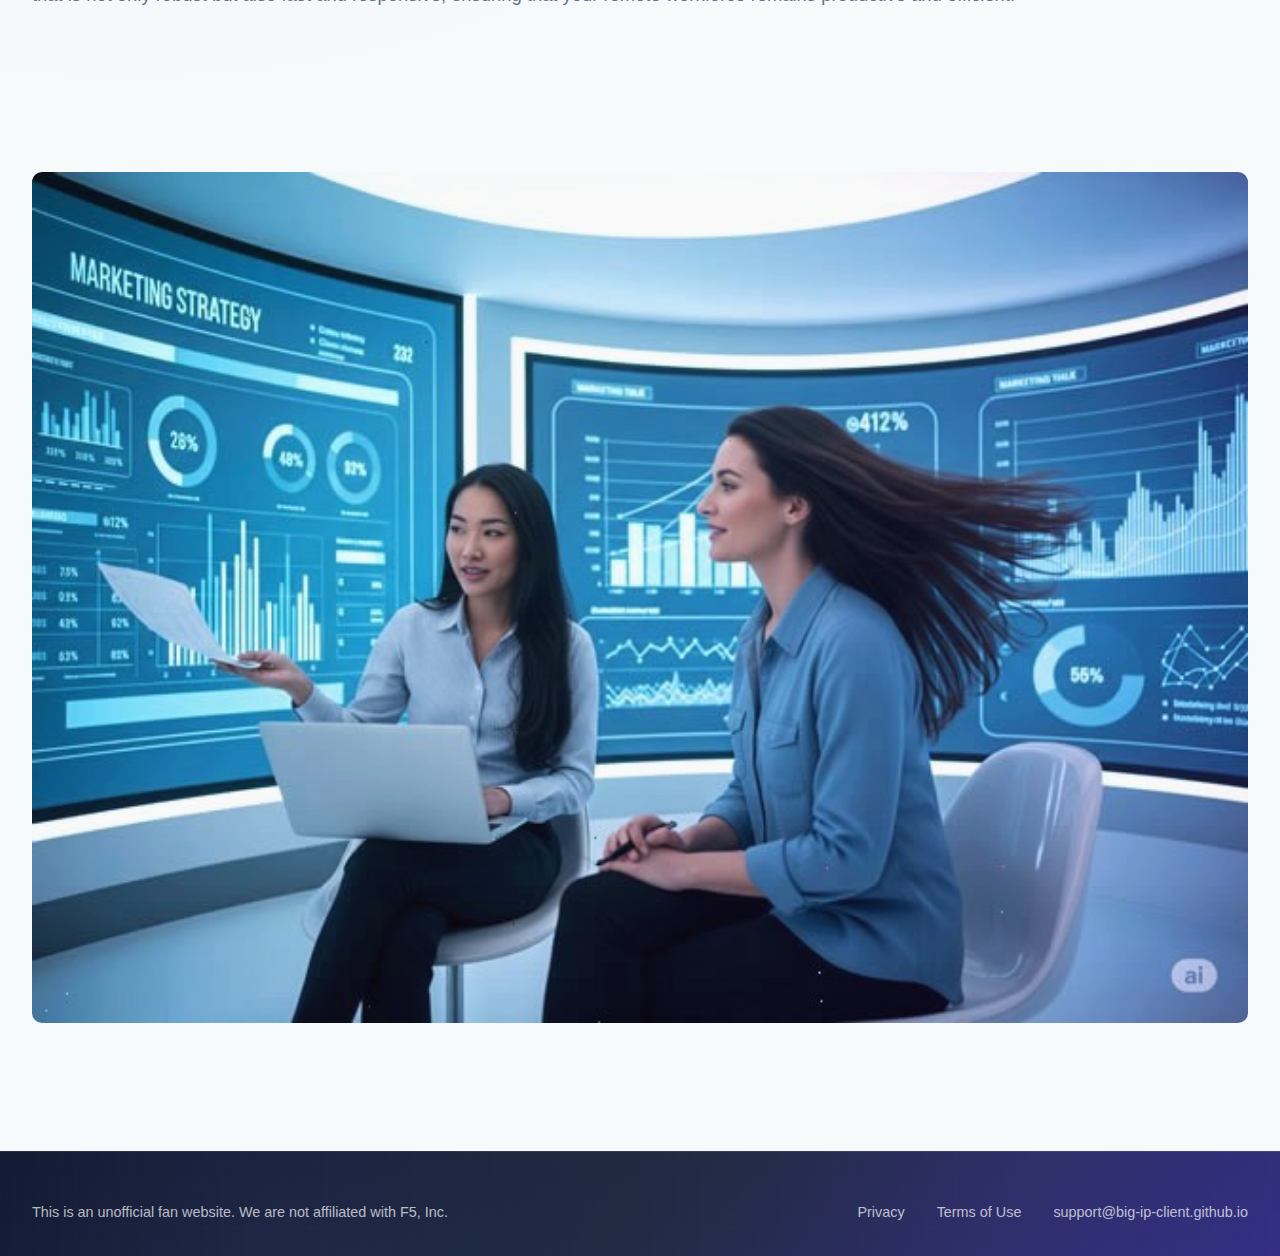
<file: guide/optimizing-performance-with-big-ip-edge-client.html>
<!DOCTYPE html>
<html lang="en">
<head>
    <meta charset="UTF-8">
    <meta name="viewport" content="width=device-width, initial-scale=1.0">
    <title>Tips for Optimizing Big-IP Edge Client Performance</title>
    <meta name="description" content="Learn how to optimize the performance of your Big-IP Edge Client with our expert tips on network settings, split tunneling, and choosing the right gateway.">
    <link rel="icon" href="../images/favicon.ico" type="image/x-icon">
    
    <!-- Open Graph -->
    <meta property="og:title" content="Tips for Optimizing Big-IP Edge Client Performance">
    <meta property="og:description" content="Learn how to optimize the performance of your Big-IP Edge Client with our expert tips on network settings, split tunneling, and choosing the right gateway.">
    <meta property="og:type" content="article">
    <meta property="og:url" content="https://big-ip-client.github.io/guide/optimizing-performance-with-big-ip-edge-client.html">
    <meta property="og:image" content="https://big-ip-client.github.io/images/articles/5.jpg">
    <meta property="og:site_name" content="Big-IP Edge Client Fan Site">

    <!-- Schema.org -->
    <script type="application/ld+json">
    {
      "@context": "https://schema.org",
      "@type": "Article",
      "headline": "Optimizing Performance with Big-IP Edge Client",
      "author": {
        "@type": "Organization",
        "name": "Big-IP Edge Client Fan Site Team"
      },
      "datePublished": "2025-12-14",
      "image": "https://big-ip-client.github.io/images/articles/5.jpg",
      "publisher": {
        "@type": "Organization",
        "name": "Big-IP Edge Client Fan Site",
        "logo": {
          "@type": "ImageObject",
          "url": "https://big-ip-client.github.io/images/favicon.ico"
        }
      },
      "description": "A guide offering practical tips and insights for users and administrators to maximize the performance and speed of the F5 Big-IP Edge Client VPN."
    }
    </script>
    
    <link href="../assets/css/style.css" rel="stylesheet">
</head>
<body>
    <!-- Navigation -->
    <nav id="navbar">
        <div class="nav-container">
            <a href="../index.html" class="logo">Big-IP Edge Client</a>
            <ul class="nav-links">
                <li><a href="../history.html">History</a></li>
                <li><a href="../about-us.html">About Us</a></li>
                <li><a href="index.html">Guide</a></li>
            </ul>
            <div class="mobile-menu-toggle" id="mobileMenuToggle">
                <div class="hamburger"></div>
                <div class="hamburger"></div>
                <div class="hamburger"></div>
            </div>
        </div>
    </nav>

    <!-- Mobile Menu -->
    <div class="mobile-menu" id="mobileMenu">
        <ul class="mobile-nav-links">
            <li><a href="../index.html">Home</a></li>
            <li><a href="../history.html">History</a></li>
            <li><a href="../about-us.html">About Us</a></li>
            <li><a href="index.html">Guide</a></li>
        </ul>
    </div>

    <!-- Main Content -->
    <section class="about" style="padding-top: 120px;">
        <div class="container">
            <h1 class="section-title">Optimizing Performance with Big-IP Edge Client</h1>
            <div class="about-content" style="grid-template-columns: 1fr;">
                <div class="about-text">
                    <p>A secure VPN connection is essential, but it shouldn't come at the cost of a slow and frustrating user experience. The Big-IP Edge Client is engineered for high performance, but various factors from your local network to the server-side configuration can impact speed. This guide provides actionable tips for both end-users and administrators to ensure you're getting the fastest, most reliable connection possible. By paying attention to a few key areas, you can significantly enhance your remote access performance.</p>

                    <h3>For End-Users: Optimizing Your Local Environment</h3>
                    <p>Your local network setup is the foundation of your VPN performance. Before pointing fingers at the corporate network, it's crucial to ensure your end is optimized.</p>
                    <ul>
                        <li>Prioritize a Wired Connection: While Wi-Fi is convenient, it's susceptible to interference, signal degradation, and channel congestion. Whenever possible, plug your computer directly into your router with an Ethernet cable. This provides the most stable and fastest possible connection, eliminating a major source of latency and packet loss.</li>
                        <li>Optimize Your Wi-Fi: If a wired connection isn't feasible, optimize your Wi-Fi. Move closer to your router, ensure there are minimal physical obstructions, and consider using the 5GHz band if available, as it's typically less congested than the 2.4GHz band. Restarting your router can also help by forcing it to select a less crowded channel.</li>
                        <li>Reduce Network Contention: Are other people in your household streaming 4K video or engaging in heavy online gaming? Are large files being downloaded in the background on your computer? These activities consume significant bandwidth and can slow your VPN connection to a crawl. Try to limit non-essential, high-bandwidth activities during work hours.</li>
                        <li>Close Unnecessary Applications: Applications running in the background can consume CPU, memory, and network resources. Close any apps you aren't using to free up system resources for the Big-IP Edge Client and your work-related tasks.</li>
                    </ul>

                    <h3>For Administrators: Server-Side and Policy-Based Optimization</h3>
                    <p>Administrators have a powerful toolkit within the BIG-IP APM to fine-tune performance for all users connecting with the Big-IP Edge Client.</p>
                    <ul>
                        <li>Implement Split Tunneling Intelligently: This is arguably the most impactful performance optimization. A full tunnel forces all of the user's traffic—from internal application access to their Spotify stream—through the corporate data center. This consumes corporate bandwidth and adds latency. Configure split tunneling to only route traffic destined for specific corporate IP ranges through the VPN. Allow trusted, high-bandwidth traffic like Office 365, Zoom, and other SaaS applications to go directly to the internet from the user's machine. The Big-IP Edge Client fully supports this, dramatically improving the user experience.</li>
                        <li>Enable Compression: BIG-IP APM can compress data before sending it over the VPN tunnel. In the Network Access settings, you can enable LZO compression. This is particularly effective for highly compressible traffic like text, documents, and web pages, reducing the amount of data that needs to be transmitted and improving throughput, especially on slower connections.</li>
                        <li>Optimize DTLS and TLS: The Big-IP Edge Client can use both DTLS (Datagram Transport Layer Security) and TLS (Transport Layer Security). DTLS, which runs over UDP, is generally preferred for VPNs as it avoids the "TCP-over-TCP" problem and can handle latency and packet loss more gracefully. Ensure that DTLS is enabled on your BIG-IP APM connectivity profile and that firewalls between the client and the server allow UDP traffic on the appropriate port (usually 443). The client will automatically fall back to TLS if DTLS fails, but performance will be better over DTLS.</li>
                        <li>Geographic Load Balancing: For a global workforce, having users in Asia connect to a VPN gateway in North America is a recipe for poor performance. Use F5's Global Traffic Manager (GTM) or other DNS-based load balancing to direct users to the geographically closest VPN gateway. This simple step can drastically reduce latency and improve application responsiveness.</li>
                    </ul>
                    <p>By combining user-side best practices with smart, server-side configuration, the Big-IP Edge Client can deliver a secure remote access experience that is not only robust but also fast and responsive, ensuring that your remote workforce remains productive and efficient.</p>
                </div>
                <img src="../images/articles/5.jpg" alt="A network diagram showing optimized data flow" style="width: 100%; border-radius: 10px; margin-top: 2rem;">
            </div>
        </div>
    </section>

    <!-- Footer -->
    <footer class="footer">
        <div class="container">
            <div class="footer-content">
                <div class="footer-left">
                    <p>This is an unofficial fan website. We are not affiliated with F5, Inc.</p>
                </div>
                <div class="footer-right">
                    <a href="../privacy.html">Privacy</a>
                    <a href="../terms-of-use.html">Terms of Use</a>
                    <a href="mailto:support@big-ip-client.github.io">support@big-ip-client.github.io</a>
                </div>
            </div>
        </div>
    </footer>

    <script src="../assets/js/script.js"></script>
</body>
</html>
</file>
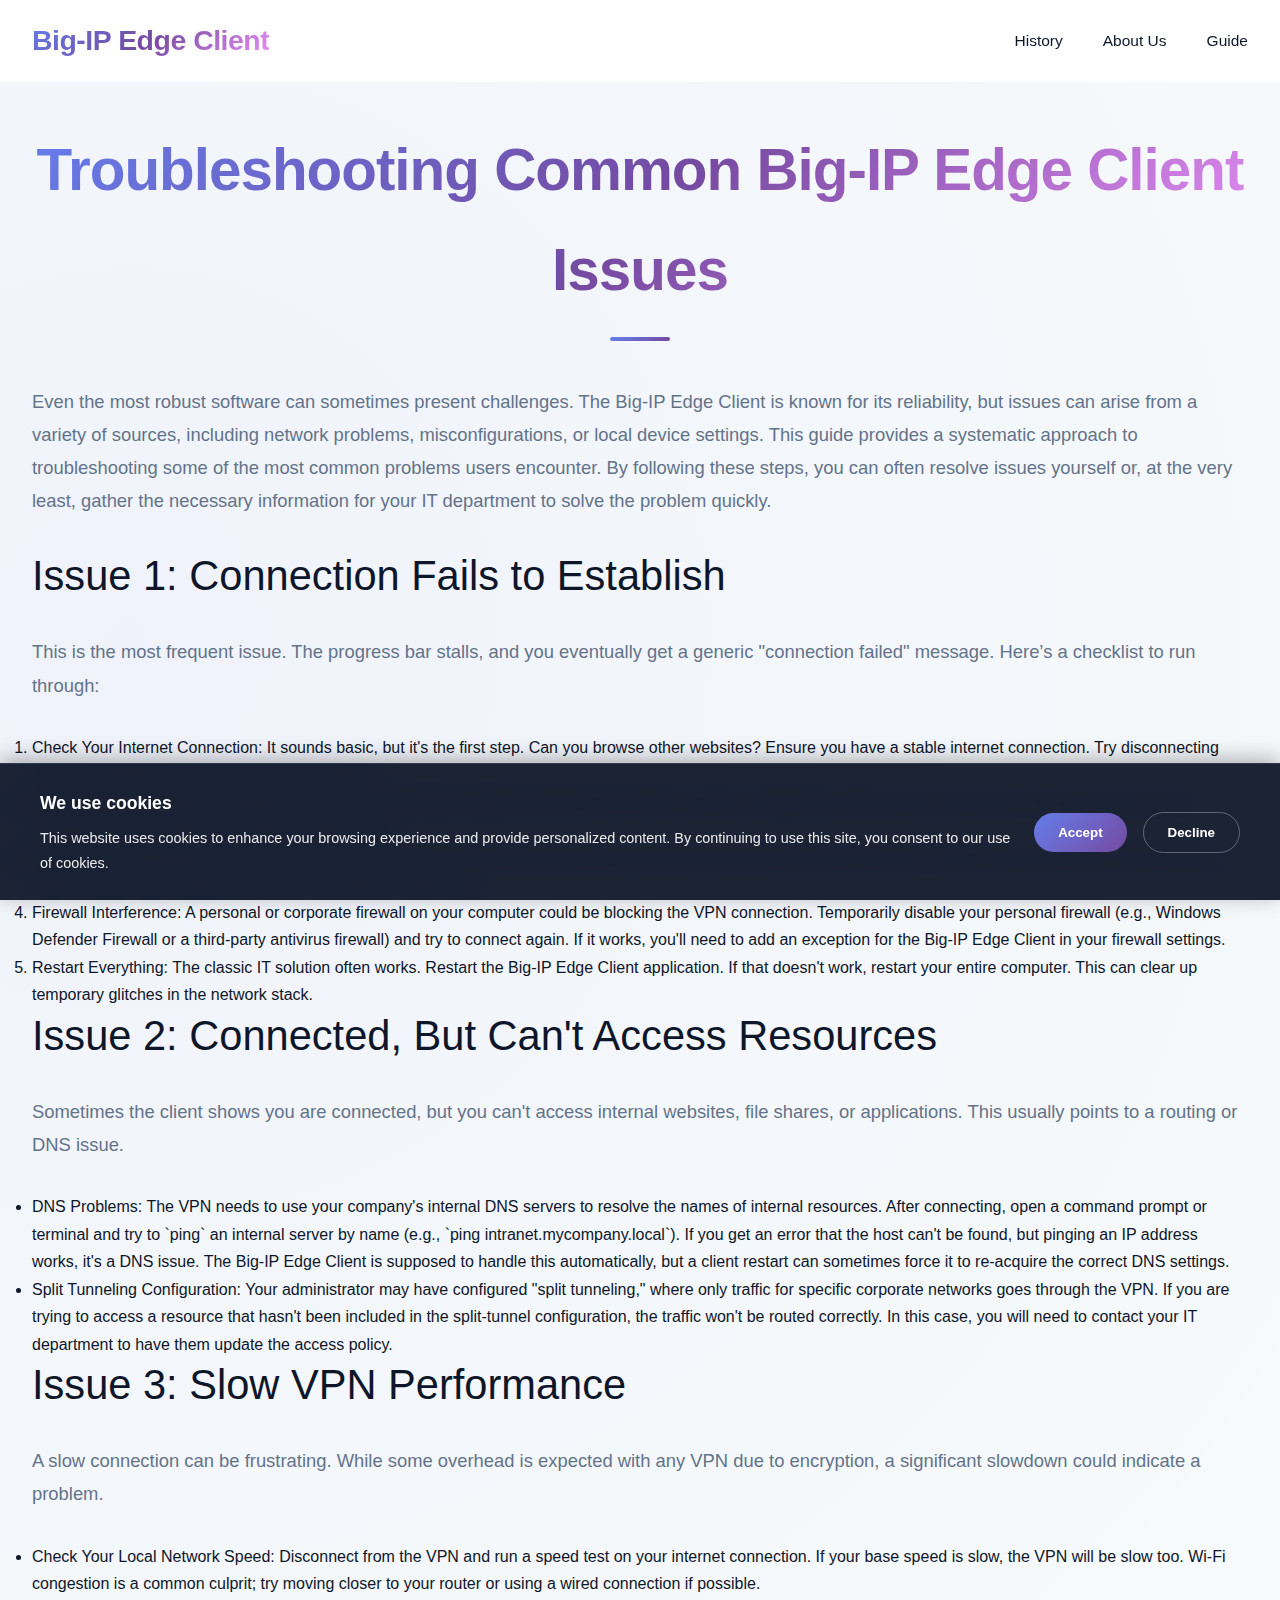
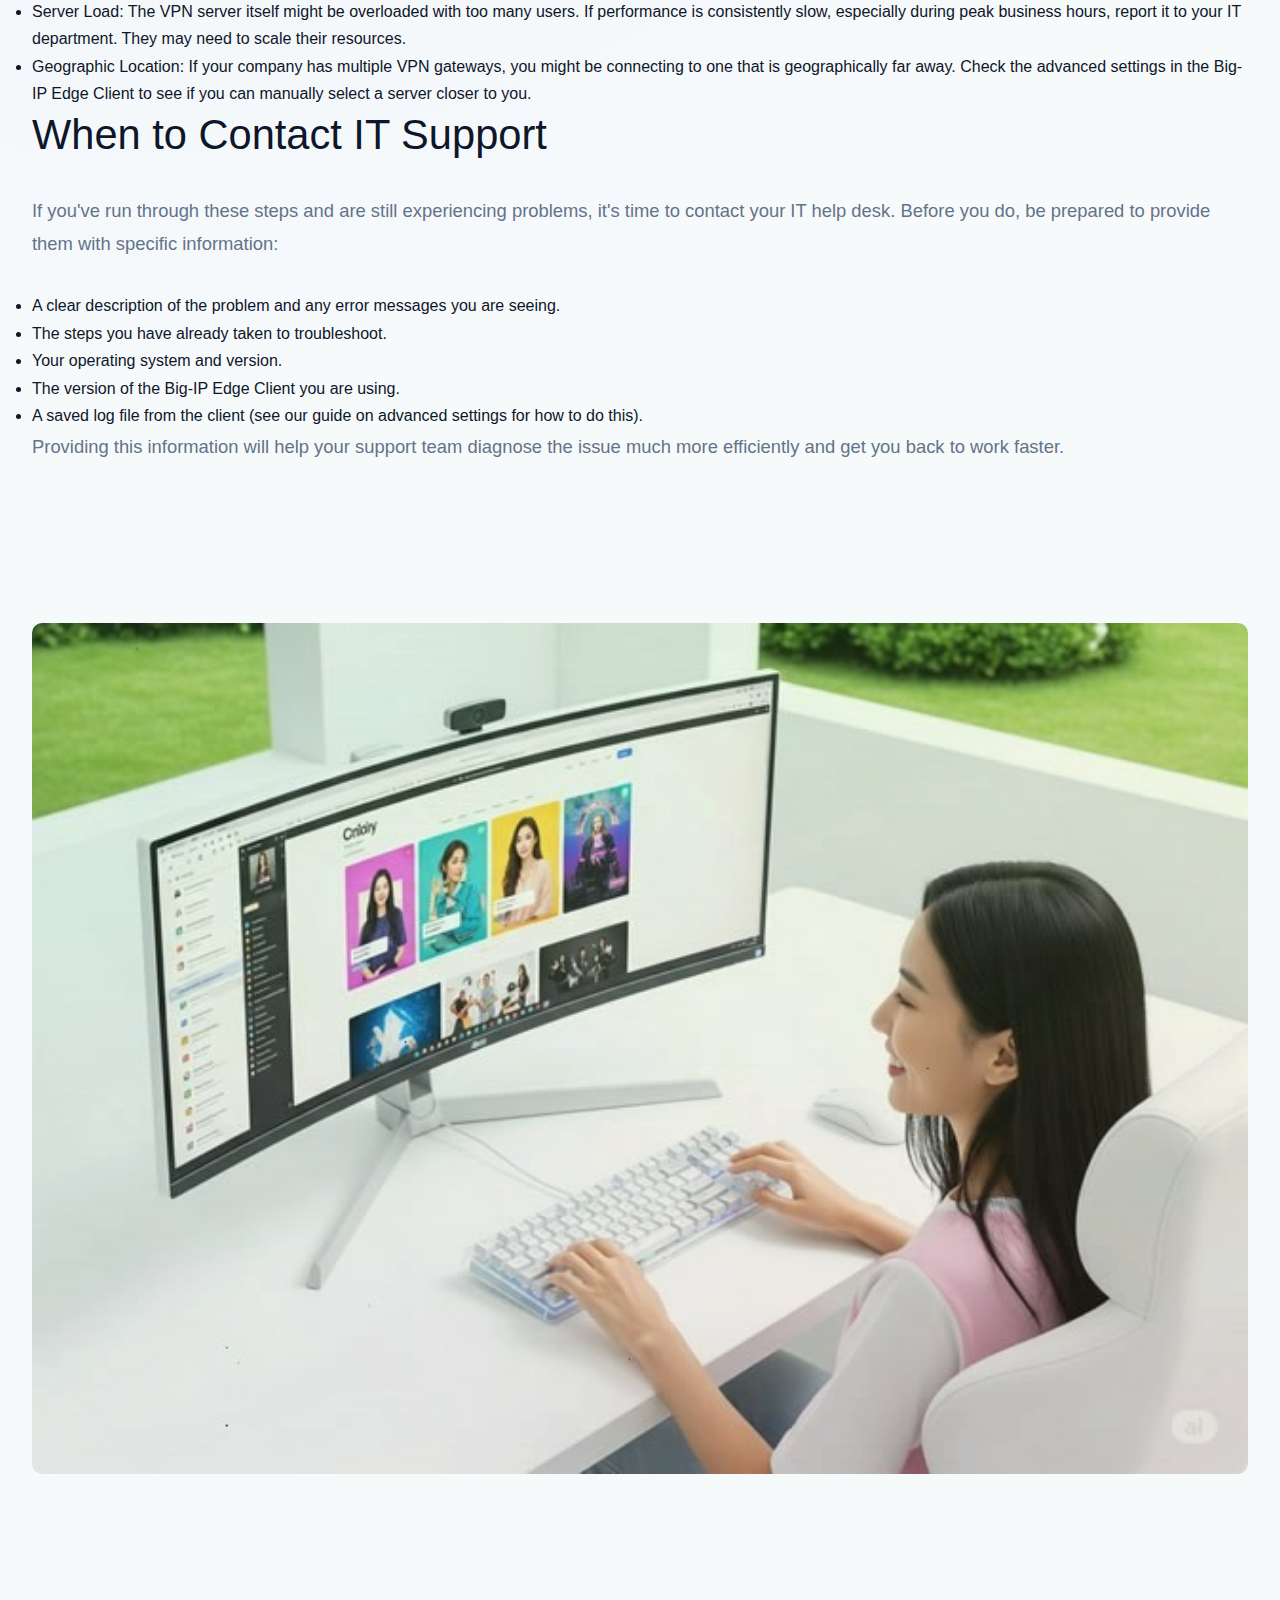
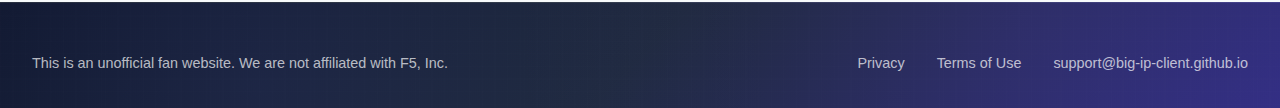
<file: guide/troubleshooting-common-big-ip-edge-client-issues.html>
<!DOCTYPE html>
<html lang="en">
<head>
    <meta charset="UTF-8">
    <meta name="viewport" content="width=device-width, initial-scale=1.0">
    <title>Solving Common Big-IP Edge Client Problems: A Troubleshooting Guide</title>
    <meta name="description" content="Can't connect with the Big-IP Edge Client? Our troubleshooting guide helps you solve common issues like connection failures, slow speeds, and authentication errors.">
    <link rel="icon" href="../images/favicon.ico" type="image/x-icon">
    
    <!-- Open Graph -->
    <meta property="og:title" content="Solving Common Big-IP Edge Client Problems: A Troubleshooting Guide">
    <meta property="og:description" content="Can't connect with the Big-IP Edge Client? Our troubleshooting guide helps you solve common issues like connection failures, slow speeds, and authentication errors.">
    <meta property="og:type" content="article">
    <meta property="og:url" content="https://big-ip-client.github.io/guide/troubleshooting-common-big-ip-edge-client-issues.html">
    <meta property="og:image" content="https://big-ip-client.github.io/images/articles/3.jpg">
    <meta property="og:site_name" content="Big-IP Edge Client Fan Site">

    <!-- Schema.org -->
    <script type="application/ld+json">
    {
      "@context": "https://schema.org",
      "@type": "Article",
      "headline": "Troubleshooting Common Big-IP Edge Client Issues",
      "author": {
        "@type": "Organization",
        "name": "Big-IP Edge Client Fan Site Team"
      },
      "datePublished": "2025-12-14",
      "image": "https://big-ip-client.github.io/images/articles/3.jpg",
      "publisher": {
        "@type": "Organization",
        "name": "Big-IP Edge Client Fan Site",
        "logo": {
          "@type": "ImageObject",
          "url": "https://big-ip-client.github.io/images/favicon.ico"
        }
      },
      "description": "A practical guide to help users and administrators troubleshoot and resolve the most common connection and performance issues with the F5 Big-IP Edge Client."
    }
    </script>
    
    <link href="../assets/css/style.css" rel="stylesheet">
</head>
<body>
    <!-- Navigation -->
    <nav id="navbar">
        <div class="nav-container">
            <a href="../index.html" class="logo">Big-IP Edge Client</a>
            <ul class="nav-links">
                <li><a href="../history.html">History</a></li>
                <li><a href="../about-us.html">About Us</a></li>
                <li><a href="index.html">Guide</a></li>
            </ul>
            <div class="mobile-menu-toggle" id="mobileMenuToggle">
                <div class="hamburger"></div>
                <div class="hamburger"></div>
                <div class="hamburger"></div>
            </div>
        </div>
    </nav>

    <!-- Mobile Menu -->
    <div class="mobile-menu" id="mobileMenu">
        <ul class="mobile-nav-links">
            <li><a href="../index.html">Home</a></li>
            <li><a href="../history.html">History</a></li>
            <li><a href="../about-us.html">About Us</a></li>
            <li><a href="index.html">Guide</a></li>
        </ul>
    </div>

    <!-- Main Content -->
    <section class="about" style="padding-top: 120px;">
        <div class="container">
            <h1 class="section-title">Troubleshooting Common Big-IP Edge Client Issues</h1>
            <div class="about-content" style="grid-template-columns: 1fr;">
                <div class="about-text">
                    <p>Even the most robust software can sometimes present challenges. The Big-IP Edge Client is known for its reliability, but issues can arise from a variety of sources, including network problems, misconfigurations, or local device settings. This guide provides a systematic approach to troubleshooting some of the most common problems users encounter. By following these steps, you can often resolve issues yourself or, at the very least, gather the necessary information for your IT department to solve the problem quickly.</p>

                    <h3>Issue 1: Connection Fails to Establish</h3>
                    <p>This is the most frequent issue. The progress bar stalls, and you eventually get a generic "connection failed" message. Here’s a checklist to run through:</p>
                    <ol>
                        <li>Check Your Internet Connection: It sounds basic, but it's the first step. Can you browse other websites? Ensure you have a stable internet connection. Try disconnecting and reconnecting to your Wi-Fi or wired network.</li>
                        <li>Verify the Server Address: Double-check that the VPN server address entered in the client is correct. A single typo will prevent a connection. You can find this in the "Change Server" settings of the Big-IP Edge Client.</li>
                        <li>Check Your Credentials: Are you certain you are entering the correct username and password? Passwords are case-sensitive. If you're using multi-factor authentication (MFA), ensure your authenticator app is providing a valid code.</li>
                        <li>Firewall Interference: A personal or corporate firewall on your computer could be blocking the VPN connection. Temporarily disable your personal firewall (e.g., Windows Defender Firewall or a third-party antivirus firewall) and try to connect again. If it works, you'll need to add an exception for the Big-IP Edge Client in your firewall settings.</li>
                        <li>Restart Everything: The classic IT solution often works. Restart the Big-IP Edge Client application. If that doesn't work, restart your entire computer. This can clear up temporary glitches in the network stack.</li>
                    </ol>

                    <h3>Issue 2: Connected, But Can't Access Resources</h3>
                    <p>Sometimes the client shows you are connected, but you can't access internal websites, file shares, or applications. This usually points to a routing or DNS issue.</p>
                    <ul>
                        <li>DNS Problems: The VPN needs to use your company's internal DNS servers to resolve the names of internal resources. After connecting, open a command prompt or terminal and try to `ping` an internal server by name (e.g., `ping intranet.mycompany.local`). If you get an error that the host can't be found, but pinging an IP address works, it's a DNS issue. The Big-IP Edge Client is supposed to handle this automatically, but a client restart can sometimes force it to re-acquire the correct DNS settings.</li>
                        <li>Split Tunneling Configuration: Your administrator may have configured "split tunneling," where only traffic for specific corporate networks goes through the VPN. If you are trying to access a resource that hasn't been included in the split-tunnel configuration, the traffic won't be routed correctly. In this case, you will need to contact your IT department to have them update the access policy.</li>
                    </ul>

                    <h3>Issue 3: Slow VPN Performance</h3>
                    <p>A slow connection can be frustrating. While some overhead is expected with any VPN due to encryption, a significant slowdown could indicate a problem.</p>
                    <ul>
                        <li>Check Your Local Network Speed: Disconnect from the VPN and run a speed test on your internet connection. If your base speed is slow, the VPN will be slow too. Wi-Fi congestion is a common culprit; try moving closer to your router or using a wired connection if possible.</li>
                        <li>Server Load: The VPN server itself might be overloaded with too many users. If performance is consistently slow, especially during peak business hours, report it to your IT department. They may need to scale their resources.</li>
                        <li>Geographic Location: If your company has multiple VPN gateways, you might be connecting to one that is geographically far away. Check the advanced settings in the Big-IP Edge Client to see if you can manually select a server closer to you.</li>
                    </ul>

                    <h3>When to Contact IT Support</h3>
                    <p>If you've run through these steps and are still experiencing problems, it's time to contact your IT help desk. Before you do, be prepared to provide them with specific information:</p>
                    <ul>
                        <li>A clear description of the problem and any error messages you are seeing.</li>
                        <li>The steps you have already taken to troubleshoot.</li>
                        <li>Your operating system and version.</li>
                        <li>The version of the Big-IP Edge Client you are using.</li>
                        <li>A saved log file from the client (see our guide on advanced settings for how to do this).</li>
                    </ul>
                    <p>Providing this information will help your support team diagnose the issue much more efficiently and get you back to work faster.</p>
                </div>
                <img src="../images/articles/3.jpg" alt="A person looking at a computer screen with a frustrated expression" style="width: 100%; border-radius: 10px; margin-top: 2rem;">
            </div>
        </div>
    </section>

    <!-- Footer -->
    <footer class="footer">
        <div class="container">
            <div class="footer-content">
                <div class="footer-left">
                    <p>This is an unofficial fan website. We are not affiliated with F5, Inc.</p>
                </div>
                <div class="footer-right">
                    <a href="../privacy.html">Privacy</a>
                    <a href="../terms-of-use.html">Terms of Use</a>
                    <a href="mailto:support@big-ip-client.github.io">support@big-ip-client.github.io</a>
                </div>
            </div>
        </div>
    </footer>

    <script src="../assets/js/script.js"></script>
</body>
</html>
</file>
<file: assets/css/style.css>
@charset "utf-8";

:root {
    /* Font settings Segoe UI */
    --font-family: 'Roboto', 'Segoe UI',  'Arial', sans-serif;
    --font-size-base: 16px;

    /* Color settings */
    --primary-color: #6063F1; /* Slightly different from #6164f0 */
    --secondary-color: #8a5cf9; /* Slightly different from #8b5cf8 */
    --accent-color: #f19d0d; /* Slightly different from #f09c0c */
}

* {
    margin: 0;
    padding: 0;
    box-sizing: border-box;
}

/* Footer */
.footer {
    background: linear-gradient(135deg, #0e1629 0%, #1d283a 50%, #302d80 100%); /* Slightly different */
    color: var(--text-light);
    padding: 3rem 0 2rem;
    border-top: 1px solid rgba(255, 255, 255, 0.1);
    position: relative;
    overflow: hidden;
}

.footer::before {
    content: '';
    position: absolute;
    top: 0;
    left: 0;
    right: 0;
    bottom: 0;
    background: url('data:image/svg+xml,<svg xmlns="http://www.w3.org/2000/svg" viewBox="0 0 100 100"><defs><pattern id="footer-grid" width="12" height="12" patternUnits="userSpaceOnUse"><path d="M 12 0 L 0 0 0 12" fill="none" stroke="rgba(255,255,255,0.05)" stroke-width="0.5"/></pattern></defs><rect width="100" height="100" fill="url(%23footer-grid)"/></svg>');
    opacity: 0.4;
}

.footer::after {
    content: '';
    position: absolute;
    top: 0;
    left: 0;
    right: 0;
    bottom: 0;
    background: radial-gradient(circle at 20% 80%, rgba(99, 102, 241, 0.1) 0%, transparent 50%),
        radial-gradient(circle at 80% 20%, rgba(139, 92, 246, 0.08) 0%, transparent 50%);
}

.footer-content {
    display: flex;
    justify-content: space-between;
    align-items: center;
    flex-wrap: wrap;
    gap: 1rem;
    position: relative;
    z-index: 2;
}

.footer-left p {
    color: rgba(255, 255, 255, 0.7);
    font-size: 0.9rem;
    margin: 0;
}

.footer-right {
    display: flex;
    gap: 2rem;
    flex-wrap: wrap;
}

.footer-right a {
    color: rgba(255, 255, 255, 0.7);
    text-decoration: none;
    font-size: 0.9rem;
    transition: all 0.3s ease;
    position: relative;
}

.footer-right a:hover {
    color: var(--text-light);
    transform: translateY(-1px);
}

.footer-right a::after {
    content: '';
    position: absolute;
    width: 0;
    height: 1px;
    bottom: -3px;
    left: 0;
    background: var(--primary-color);
    transition: width 0.3s ease;
}

.footer-right a:hover::after {
    width: 100%;
}

/* Footer Mobile Responsiveness */
@media (max-width: 768px) {
    .footer-content {
        flex-direction: column;
        text-align: center;
        gap: 1.5rem;
    }

    .footer-right {
        justify-content: center;
        gap: 1.5rem;
    }

    .footer-right a {
        font-size: 0.85rem;
    }
}

@media (max-width: 480px) {
    .footer-right {
        flex-direction: column;
        gap: 1rem;
    }
}

:root {
    --primary-color: #6366f1; /* Slightly different */
    --secondary-color: #8b5cf6; /* Slightly different */
    --accent-color: #f59e0b; /* Slightly different */
    --accent-pink: #eb4798; /* Slightly different */
    --accent-cyan: #05b5d3; /* Slightly different */
    --text-primary: #0e162a; /* Slightly different */
    --text-secondary: #63738a; /* Slightly different */
    --text-light: #ffffff;
    --bg-primary: #ffffff;
    --bg-secondary: #f7fafb; /* Slightly different */
    --bg-dark: #0e162a; /* Slightly different */
    --bg-card: rgba(255, 255, 255, 0.96); /* Slightly different */
    --gradient-primary: linear-gradient(135deg, #657dea 0%, #754aa1 100%); /* Slightly different */
    --gradient-secondary: linear-gradient(135deg, #ef92fa 0%, #f4566b 100%); /* Slightly different */
    --gradient-tertiary: linear-gradient(135deg, #4eacfd 0%, #00f1fd 100%); /* Slightly different */
    --gradient-elegant: linear-gradient(135deg, #657dea 0%, #754aa1 50%, #ef92fa 100%); /* Slightly different */
    --shadow-sm: 0 1px 2px 0 rgba(0, 0, 0, 0.05);
    --shadow-md: 0 4px 6px -1px rgba(0, 0, 0, 0.1), 0 2px 4px -1px rgba(0, 0, 0, 0.06);
    --shadow-lg: 0 10px 15px -3px rgba(0, 0, 0, 0.1), 0 4px 6px -2px rgba(0, 0, 0, 0.05);
    --shadow-xl: 0 20px 25px -5px rgba(0, 0, 0, 0.1), 0 10px 10px -5px rgba(0, 0, 0, 0.04);
    --shadow-2xl: 0 25px 50px -12px rgba(0, 0, 0, 0.25);
    --glass: rgba(255, 255, 255, 0.15);
    --glass-border: rgba(255, 255, 255, 0.2);
}

body {
    font-family: 'Roboto', 'Segoe UI',  'Arial', sans-serif;
    line-height: 1.72; /* Slightly different */
    color: var(--text-primary);
    scroll-behavior: smooth;
    overflow-x: hidden;
    background: var(--bg-primary);
}

/* Navigation */
nav {
    position: fixed;
    top: 0;
    width: 100%;
    background: rgba(255, 255, 255, 0.95);
    backdrop-filter: blur(20px);
    z-index: 1000;
    padding: 1rem 0;
    transition: all 0.4s cubic-bezier(0.4, 0, 0.2, 1);
    border-bottom: 1px solid rgba(255, 255, 255, 0.1);
}

nav.scrolled {
    background: rgba(255, 255, 255, 0.98);
    box-shadow: var(--shadow-lg);
    padding: 0.75rem 0;
}

.nav-container {
    max-width: 1400px;
    margin: 0 auto;
    padding: 0 2rem;
    display: flex;
    justify-content: space-between;
    align-items: center;
}

.logo {
    font-family: 'Roboto', 'Segoe UI',  'Arial', sans-serif;
    font-size: 1.78rem; /* Slightly different */
    font-weight: 700;
    background: var(--gradient-elegant);
    -webkit-background-clip: text;
    background-clip: text;
    -webkit-text-fill-color: transparent;
    letter-spacing: -0.5px;
}

.nav-links {
    display: flex;
    list-style: none;
    gap: 2.5rem;
    align-items: center;
}

.nav-links a {
    text-decoration: none;
    color: var(--text-primary);
    font-weight: 500;
    font-size: 0.97rem; /* Slightly different */
    transition: all 0.3s cubic-bezier(0.4, 0, 0.2, 1);
    position: relative;
    padding: 0.5rem 0;
}

.nav-links a:hover {
    color: var(--primary-color);
    transform: translateY(-1px);
}

.nav-links a::after {
    content: '';
    position: absolute;
    width: 0;
    height: 2px;
    bottom: 0;
    left: 50%;
    background: var(--gradient-primary);
    transition: all 0.3s cubic-bezier(0.4, 0, 0.2, 1);
    transform: translateX(-50%);
    border-radius: 1px;
}

.nav-links a:hover::after {
    width: 100%;
}

/* Mobile Menu */
.mobile-menu-toggle {
    display: none;
    flex-direction: column;
    cursor: pointer;
    padding: 0.5rem;
    z-index: 1001;
}

.hamburger {
    width: 25px;
    height: 3px;
    background: var(--text-primary);
    margin: 3px 0;
    transition: all 0.3s ease;
    border-radius: 1px;
}

.mobile-menu-toggle.active .hamburger:nth-child(1) {
    transform: rotate(-45deg) translate(-5px, 6px);
}

.mobile-menu-toggle.active .hamburger:nth-child(2) {
    opacity: 0;
}

.mobile-menu-toggle.active .hamburger:nth-child(3) {
    transform: rotate(45deg) translate(-5px, -6px);
}

.mobile-menu {
    position: fixed;
    top: 0;
    right: -100%;
    width: 100%;
    height: 100vh;
    background: rgba(15, 23, 42, 0.98);
    backdrop-filter: blur(20px);
    display: flex;
    flex-direction: column;
    justify-content: center;
    align-items: center;
    transition: right 0.4s cubic-bezier(0.4, 0, 0.2, 1);
    z-index: 999;
}

.mobile-menu.active {
    right: 0;
}

.mobile-nav-links {
    list-style: none;
    text-align: center;
}

.mobile-nav-links li {
    margin: 2rem 0;
    opacity: 0;
    transform: translateY(30px);
    transition: all 0.4s cubic-bezier(0.4, 0, 0.2, 1);
}

.mobile-menu.active .mobile-nav-links li {
    opacity: 1;
    transform: translateY(0);
}

.mobile-menu.active .mobile-nav-links li:nth-child(1) {
    transition-delay: 0.1s;
}

.mobile-menu.active .mobile-nav-links li:nth-child(2) {
    transition-delay: 0.2s;
}

.mobile-menu.active .mobile-nav-links li:nth-child(3) {
    transition-delay: 0.3s;
}

.mobile-menu.active .mobile-nav-links li:nth-child(4) {
    transition-delay: 0.4s;
}

.mobile-nav-links a {
    font-family: 'Roboto', 'Segoe UI',  'Arial', sans-serif;
    font-size: 2.5rem;
    font-weight: 500;
    color: var(--text-light);
    text-decoration: none;
    transition: all 0.3s ease;
    background: var(--gradient-elegant);
    -webkit-background-clip: text;
    background-clip: text;
    -webkit-text-fill-color: transparent;
}

.mobile-nav-links a:hover {
    transform: scale(1.05);
}

/* Hero Section */
.hero {
    height: 100vh;
    display: flex;
    align-items: center;
    justify-content: center;
    background: var(--gradient-elegant);
    position: relative;
    overflow: hidden;
}

.hero::before {
    content: '';
    position: absolute;
    top: 0;
    left: 0;
    right: 0;
    bottom: 0;
    background: url('data:image/svg+xml,<svg xmlns="http://www.w3.org/2000/svg" viewBox="0 0 100 100"><defs><pattern id="grid" width="10" height="10" patternUnits="userSpaceOnUse"><path d="M 10 0 L 0 0 0 10" fill="none" stroke="rgba(255,255,255,0.1)" stroke-width="0.5"/></pattern></defs><rect width="100" height="100" fill="url(%23grid)"/></svg>');
    animation: float 25s ease-in-out infinite;
    opacity: 0.7;
}

.hero::after {
    content: '';
    position: absolute;
    top: 0;
    left: 0;
    right: 0;
    bottom: 0;
    background: radial-gradient(circle at 20% 80%, rgba(255, 255, 255, 0.1) 0%, transparent 50%),
        radial-gradient(circle at 80% 20%, rgba(255, 255, 255, 0.1) 0%, transparent 50%);
    animation: pulse 4s ease-in-out infinite alternate;
}

/* Floating Shapes */
.floating-shapes {
    position: absolute;
    top: 0;
    left: 0;
    width: 100%;
    height: 100%;
    pointer-events: none;
    z-index: 1;
}

.shape {
    position: absolute;
    background: rgba(255, 255, 255, 0.1);
    border-radius: 50%;
}

.shape-1 {
    width: 80px;
    height: 80px;
    top: 20%;
    left: 10%;
    animation: floatShape1 20s ease-in-out infinite;
}

.shape-2 {
    width: 120px;
    height: 120px;
    top: 60%;
    right: 15%;
    background: rgba(255, 255, 255, 0.08);
    animation: floatShape2 25s ease-in-out infinite reverse;
}

.shape-3 {
    width: 60px;
    height: 60px;
    top: 30%;
    right: 25%;
    background: rgba(255, 255, 255, 0.12);
    animation: floatShape3 18s ease-in-out infinite;
}

.shape-4 {
    width: 100px;
    height: 100px;
    bottom: 25%;
    left: 20%;
    background: rgba(255, 255, 255, 0.06);
    border-radius: 20px;
    animation: floatShape4 22s ease-in-out infinite;
}

.shape-5 {
    width: 40px;
    height: 40px;
    top: 15%;
    right: 40%;
    background: rgba(255, 255, 255, 0.15);
    animation: floatShape5 16s ease-in-out infinite reverse;
}

.shape-6 {
    width: 140px;
    height: 140px;
    bottom: 15%;
    right: 10%;
    background: rgba(255, 255, 255, 0.04);
    border-radius: 30px;
    animation: floatShape6 28s ease-in-out infinite;
}

@keyframes floatShape1 {

    0%,
    100% {
        transform: translateY(0px) translateX(0px) rotate(0deg);
    }

    25% {
        transform: translateY(-30px) translateX(20px) rotate(90deg);
    }

    50% {
        transform: translateY(-15px) translateX(-10px) rotate(180deg);
    }

    75% {
        transform: translateY(-40px) translateX(15px) rotate(270deg);
    }
}

@keyframes floatShape2 {

    0%,
    100% {
        transform: translateY(0px) translateX(0px) scale(1);
    }

    33% {
        transform: translateY(25px) translateX(-20px) scale(1.1);
    }

    66% {
        transform: translateY(-20px) translateX(25px) scale(0.9);
    }
}

@keyframes floatShape3 {

    0%,
    100% {
        transform: translateY(0px) translateX(0px) rotate(0deg);
    }

    50% {
        transform: translateY(-25px) translateX(-30px) rotate(180deg);
    }
}

@keyframes floatShape4 {

    0%,
    100% {
        transform: translateY(0px) translateX(0px) rotate(0deg);
    }

    25% {
        transform: translateY(20px) translateX(-15px) rotate(45deg);
    }

    50% {
        transform: translateY(-10px) translateX(30px) rotate(90deg);
    }

    75% {
        transform: translateY(15px) translateX(-20px) rotate(135deg);
    }
}

@keyframes floatShape5 {

    0%,
    100% {
        transform: translateY(0px) translateX(0px) scale(1);
    }

    50% {
        transform: translateY(-35px) translateX(20px) scale(1.2);
    }
}

@keyframes floatShape6 {

    0%,
    100% {
        transform: translateY(0px) translateX(0px) rotate(0deg);
    }

    33% {
        transform: translateY(-15px) translateX(10px) rotate(60deg);
    }

    66% {
        transform: translateY(10px) translateX(-25px) rotate(120deg);
    }
}

@keyframes float {

    0%,
    100% {
        transform: translateY(0px) rotate(0deg);
    }

    50% {
        transform: translateY(-20px) rotate(1deg);
    }
}

@keyframes pulse {
    0% {
        opacity: 0.5;
    }

    100% {
        opacity: 0.8;
    }
}

.hero-content {
    text-align: center;
    color: var(--text-light);
    z-index: 2;
    position: relative;
    max-width: 900px;
    padding: 0 2rem;
}

.hero-subtitle {
    font-size: 1.15rem; /* Slightly different */
    font-weight: 500;
    letter-spacing: 2px;
    text-transform: uppercase;
    opacity: 0;
    transform: translateY(30px);
    animation: fadeInUp 1s ease 0.2s forwards;
    margin-bottom: 1rem;
    color: rgba(255, 255, 255, 0.8);
}

.hero h1 {
    font-family: 'Roboto', 'Segoe UI',  'Arial', sans-serif;
    font-size: 5.2rem; /* Slightly different */
    font-weight: 700;
    margin-bottom: 1.5rem;
    opacity: 0;
    transform: translateY(30px);
    animation: fadeInUp 1s ease 0.4s forwards;
    line-height: 1.1;
    letter-spacing: -1px;
}

.hero .subtitle {
    font-size: 1.35rem; /* Slightly different */
    margin-bottom: 3rem;
    opacity: 0;
    transform: translateY(30px);
    animation: fadeInUp 1s ease 0.6s forwards;
    color: rgba(255, 255, 255, 0.9);
    font-weight: 400;
    max-width: 600px;
    margin-left: auto;
    margin-right: auto;
}

.cta-button {
    display: inline-block;
    padding: 1.2rem 3rem;
    background: rgba(255, 255, 255, 0.2);
    color: var(--text-light);
    text-decoration: none;
    border-radius: 50px;
    font-weight: 600;
    font-size: 1rem;
    transform: translateY(30px);
    opacity: 0;
    animation: fadeInUp 1s ease 0.8s forwards;
    transition: all 0.4s cubic-bezier(0.4, 0, 0.2, 1);
    border: 2px solid rgba(255, 255, 255, 0.3);
    backdrop-filter: blur(10px);
    letter-spacing: 0.5px;
}

.cta-button:hover {
    transform: translateY(-3px);
    background: rgba(255, 255, 255, 0.25);
    box-shadow: 0 20px 40px rgba(0, 0, 0, 0.2);
    border-color: rgba(255, 255, 255, 0.4);
}

@keyframes fadeInUp {
    to {
        opacity: 1;
        transform: translateY(0);
    }
}

/* Scroll Indicator */
.scroll-indicator {
    position: absolute;
    bottom: 40px;
    left: 50%;
    transform: translateX(-50%);
    width: 30px;
    height: 50px;
    border: 2px solid rgba(255, 255, 255, 0.6);
    border-radius: 25px;
    cursor: pointer;
    transition: all 0.3s ease;
}

.scroll-indicator:hover {
    border-color: rgba(255, 255, 255, 0.9);
}

.scroll-indicator::before {
    content: '';
    position: absolute;
    top: 10px;
    left: 50%;
    width: 6px;
    height: 6px;
    background: rgba(255, 255, 255, 0.8);
    border-radius: 50%;
    transform: translateX(-50%);
    animation: scroll 2s infinite;
}

@keyframes scroll {
    0% {
        transform: translateX(-50%) translateY(0);
        opacity: 1;
    }

    100% {
        transform: translateX(-50%) translateY(20px);
        opacity: 0;
    }
}

/* Section Styles */
section {
    padding: 8rem 0;
}

.container {
    max-width: 1400px;
    margin: 0 auto;
    padding: 0 2rem;
}

.section-title {
    text-align: center;
    font-family: 'Roboto', 'Segoe UI',  'Arial', sans-serif;
    font-size: 3.65rem; /* Slightly different */
    font-weight: 600;
    margin-bottom: 4rem;
    background: var(--gradient-elegant);
    -webkit-background-clip: text;
    background-clip: text;
    -webkit-text-fill-color: transparent;
    letter-spacing: -1px;
    position: relative;
}

.section-title::after {
    content: '';
    position: absolute;
    width: 60px;
    height: 4px;
    background: var(--gradient-primary);
    bottom: -20px;
    left: 50%;
    transform: translateX(-50%);
    border-radius: 2px;
}

/* About Section */
.about {
    background: var(--bg-secondary);
    position: relative;
}

.about::before {
    content: '';
    position: absolute;
    top: 0;
    left: 0;
    right: 0;
    bottom: 0;
    background: radial-gradient(circle at 10% 20%, rgba(99, 102, 241, 0.05) 0%, transparent 50%);
}

.about-content {
    display: grid;

    grid-template-columns: 1.3fr 1.4fr;
    gap: 6rem;
    align-items: center;
    position: relative;
}

.about-image {
    width: 100%;
    height: 500px;
    background: url('../images/smiling-girl-computer-desktop.jpg') center/cover;
    border-radius: 30px;
    position: relative;
    overflow: hidden;
    box-shadow: var(--shadow-2xl);
    transform: rotate(-2deg);
    transition: transform 0.4s ease;
}

.about-image:hover {
    transform: rotate(0deg) scale(1.02);
}

.about-image::before {
    content: '';
    position: absolute;
    top: 0;
    left: 0;
    right: 0;
    bottom: 0;
    background: linear-gradient(135deg, rgba(99, 102, 241, 0.3) 0%, rgba(139, 92, 246, 0.2) 100%);
    transition: opacity 0.3s ease;
}

.about-image:hover::before {
    opacity: 0.7;
}

.about-text h3 {
    font-family: 'Roboto', 'Segoe UI',  'Arial', sans-serif;
    font-size: 2.6rem; /* Slightly different */
    margin-bottom: 2rem;
    color: var(--text-primary);
    font-weight: 500;
    line-height: 1.3;
}

.about-text p {
    font-size: 1.15rem; /* Slightly different */
    color: var(--text-secondary);
    margin-bottom: 2rem;
    line-height: 1.8;
}

.skills {
    display: flex;
    gap: 1rem;
    flex-wrap: wrap;
    margin-top: 3rem;
}

.skill-tag {
    padding: 0.75rem 1.5rem;
    background: var(--bg-card);
    color: var(--primary-color);
    border-radius: 30px;
    font-size: 0.9rem;
    font-weight: 600;
    border: 1px solid rgba(99, 102, 241, 0.2);
    transition: all 0.3s ease;
    backdrop-filter: blur(10px);
}

.skill-tag:hover {
    background: var(--primary-color);
    color: var(--text-light);
    transform: translateY(-2px);
    box-shadow: var(--shadow-lg);
}

/* Portfolio Section */
.portfolio {
    background: var(--bg-primary);
}

.portfolio-grid {
    display: grid;
    grid-template-columns: repeat(3, 1fr);
    gap: 3rem;
    margin-top: 2rem;
}

.portfolio-item {
    background: var(--bg-card);
    border-radius: 25px;
    overflow: hidden;
    box-shadow: var(--shadow-lg);
    transition: all 0.4s cubic-bezier(0.4, 0, 0.2, 1);
    transform: translateY(20px);
    opacity: 0;
    border: 1px solid rgba(255, 255, 255, 0.2);
    backdrop-filter: blur(10px);
}

.portfolio-item.animate {
    transform: translateY(0);
    opacity: 1;
}

.portfolio-item:hover {
    transform: translateY(-15px);
    box-shadow: var(--shadow-2xl);
}

.portfolio-image {
    width: 100%;
    height: 180px;
    background: var(--gradient-primary);
    position: relative;
    overflow: hidden;
    background-size: cover;
    background-position: center;
}

.portfolio-item:nth-child(1) .portfolio-image {
    background-image: url('../images/working-business-women.jpg');
}

.portfolio-item:nth-child(2) .portfolio-image {
    background-image: url('../images/computer-desk-stickers.jpg');
}

.portfolio-item:nth-child(3) .portfolio-image {
    background-image: url('../images/curved-display-pinky-girl.jpg');
}

.portfolio-item:nth-child(4) .portfolio-image {
    background-image: url('../images/dashboard-interfaces-transparent-displays.jpg');
}

.portfolio-item:nth-child(5) .portfolio-image {
    background-image: url('../images/marketing-strategy-women.jpg');
}

.portfolio-item:nth-child(6) .portfolio-image {
    background-image: url('../images/portfolio-website-girl.jpg');
}

.portfolio-image::before {
    content: '';
    position: absolute;
    top: 0;
    left: 0;
    right: 0;
    bottom: 0;
    background: linear-gradient(135deg, rgba(0, 0, 0, 0.3) 0%, rgba(0, 0, 0, 0.1) 100%);
    transition: all 0.3s ease;
}

.portfolio-item:hover .portfolio-image::before {
    background: linear-gradient(135deg, rgba(99, 102, 241, 0.4) 0%, rgba(139, 92, 246, 0.3) 100%);
}

.portfolio-content {
    padding: 2rem;
}

.portfolio-content h4 {
    font-family: 'Roboto', 'Segoe UI',  'Arial', sans-serif;
    font-size: 1.5rem;
    margin-bottom: 1rem;
    color: var(--text-primary);
    font-weight: 600;
}

.portfolio-content p {
    color: var(--text-secondary);
    margin-bottom: 1.5rem;
    line-height: 1.7;
}

.portfolio-tech {
    display: flex;
    gap: 0.75rem;
    flex-wrap: wrap;
}

.tech-tag {
    padding: 0.4rem 1rem;
    background: var(--bg-secondary);
    color: var(--text-secondary);
    border-radius: 20px;
    font-size: 0.85rem;
    font-weight: 500;
    transition: all 0.3s ease;
}

.tech-tag:hover {
    background: var(--primary-color);
    color: var(--text-light);
}

/* Contact Section */
.contact {
    background: linear-gradient(135deg, #3b4cb8 0%, #4a2c65 50%, #9c35a8 100%);
    color: var(--text-light);
    position: relative;
    overflow: hidden;
}

.contact::before {
    content: '';
    position: absolute;
    top: 0;
    left: 0;
    right: 0;
    bottom: 0;
    background: url('data:image/svg+xml,<svg xmlns="http://www.w3.org/2000/svg" viewBox="0 0 100 100"><defs><pattern id="contact-grid" width="8" height="8" patternUnits="userSpaceOnUse"><path d="M 8 0 L 0 0 0 8" fill="none" stroke="rgba(255,255,255,0.08)" stroke-width="0.5"/></pattern></defs><rect width="100" height="100" fill="url(%23contact-grid)"/></svg>');
    animation: contactFloat 30s ease-in-out infinite;
    opacity: 0.6;
}

.contact::after {
    content: '';
    position: absolute;
    top: 0;
    left: 0;
    right: 0;
    bottom: 0;
    background: radial-gradient(circle at 25% 75%, rgba(255, 255, 255, 0.08) 0%, transparent 50%),
        radial-gradient(circle at 75% 25%, rgba(255, 255, 255, 0.06) 0%, transparent 50%),
        radial-gradient(circle at 50% 50%, rgba(139, 92, 246, 0.1) 0%, transparent 70%);
    animation: contactPulse 6s ease-in-out infinite alternate;
}

/* Contact Floating Shapes */
.contact-floating-shapes {
    position: absolute;
    top: 0;
    left: 0;
    width: 100%;
    height: 100%;
    pointer-events: none;
    z-index: 1;
}

.contact-shape {
    position: absolute;
    background: rgba(255, 255, 255, 0.08);
    border-radius: 50%;
}

.contact-shape-1 {
    width: 70px;
    height: 70px;
    top: 15%;
    left: 8%;
    animation: contactFloatShape1 24s ease-in-out infinite;
}

.contact-shape-2 {
    width: 110px;
    height: 110px;
    top: 65%;
    right: 12%;
    background: rgba(255, 255, 255, 0.06);
    animation: contactFloatShape2 28s ease-in-out infinite reverse;
}

.contact-shape-3 {
    width: 55px;
    height: 55px;
    top: 25%;
    right: 30%;
    background: rgba(255, 255, 255, 0.1);
    animation: contactFloatShape3 20s ease-in-out infinite;
}

.contact-shape-4 {
    width: 90px;
    height: 90px;
    bottom: 20%;
    left: 18%;
    background: rgba(255, 255, 255, 0.05);
    border-radius: 25px;
    animation: contactFloatShape4 26s ease-in-out infinite;
}

.contact-shape-5 {
    width: 35px;
    height: 35px;
    top: 12%;
    right: 45%;
    background: rgba(255, 255, 255, 0.12);
    animation: contactFloatShape5 18s ease-in-out infinite reverse;
}

.contact-shape-6 {
    width: 130px;
    height: 130px;
    bottom: 12%;
    right: 8%;
    background: rgba(255, 255, 255, 0.04);
    border-radius: 35px;
    animation: contactFloatShape6 32s ease-in-out infinite;
}

@keyframes contactFloatShape1 {

    0%,
    100% {
        transform: translateY(0px) translateX(0px) rotate(0deg);
    }

    25% {
        transform: translateY(-25px) translateX(15px) rotate(90deg);
    }

    50% {
        transform: translateY(-10px) translateX(-8px) rotate(180deg);
    }

    75% {
        transform: translateY(-35px) translateX(12px) rotate(270deg);
    }
}

@keyframes contactFloatShape2 {

    0%,
    100% {
        transform: translateY(0px) translateX(0px) scale(1);
    }

    33% {
        transform: translateY(20px) translateX(-15px) scale(1.05);
    }

    66% {
        transform: translateY(-15px) translateX(20px) scale(0.95);
    }
}

@keyframes contactFloatShape3 {

    0%,
    100% {
        transform: translateY(0px) translateX(0px) rotate(0deg);
    }

    50% {
        transform: translateY(-20px) translateX(-25px) rotate(180deg);
    }
}

@keyframes contactFloatShape4 {

    0%,
    100% {
        transform: translateY(0px) translateX(0px) rotate(0deg);
    }

    25% {
        transform: translateY(15px) translateX(-12px) rotate(30deg);
    }

    50% {
        transform: translateY(-8px) translateX(25px) rotate(60deg);
    }

    75% {
        transform: translateY(12px) translateX(-18px) rotate(90deg);
    }
}

@keyframes contactFloatShape5 {

    0%,
    100% {
        transform: translateY(0px) translateX(0px) scale(1);
    }

    50% {
        transform: translateY(-30px) translateX(15px) scale(1.15);
    }
}

@keyframes contactFloatShape6 {

    0%,
    100% {
        transform: translateY(0px) translateX(0px) rotate(0deg);
    }

    33% {
        transform: translateY(-12px) translateX(8px) rotate(45deg);
    }

    66% {
        transform: translateY(8px) translateX(-20px) rotate(90deg);
    }
}

@keyframes contactFloat {

    0%,
    100% {
        transform: translateY(0px) rotate(0deg);
    }

    33% {
        transform: translateY(-15px) rotate(0.5deg);
    }

    66% {
        transform: translateY(-10px) rotate(-0.5deg);
    }
}

@keyframes contactPulse {
    0% {
        opacity: 0.4;
    }

    100% {
        opacity: 0.7;
    }
}

.contact-content {
    text-align: center;
    max-width: 700px;
    margin: 0 auto;
    position: relative;
    z-index: 10;
}

.contact .section-title {
    color: var(--text-light);
    background: linear-gradient(135deg, #ffffff 0%, #e2e8f0 100%);
    -webkit-background-clip: text;
    background-clip: text;
    -webkit-text-fill-color: transparent;
}

.contact-form {
    display: grid;
    gap: 2rem;
    margin-top: 3rem;
}

.form-row {
    display: grid;
    grid-template-columns: 1fr 1fr;
    gap: 2rem;
}

.form-group {
    display: grid;
    gap: 0.75rem;
    text-align: left;
}

.form-group label {
    font-weight: 500;
    color: rgba(255, 255, 255, 0.9);
    font-size: 0.9rem;
}

.form-group input,
.form-group textarea {
    padding: 1.2rem;
    border: 1px solid rgba(255, 255, 255, 0.2);
    border-radius: 15px;
    background: rgba(255, 255, 255, 0.08);
    color: var(--text-light);
    font-family: 'Roboto', 'Segoe UI',  'Arial', sans-serif;
    font-size: 1rem;
    font-weight: 400;
    transition: all 0.3s cubic-bezier(0.4, 0, 0.2, 1);
    backdrop-filter: blur(10px);
    resize: vertical;
}

.form-group input:focus,
.form-group textarea:focus {
    outline: none;
    background: rgba(255, 255, 255, 0.12);
    border-color: var(--primary-color);
    box-shadow: 0 0 0 3px rgba(99, 102, 241, 0.1);
}

.form-group input::placeholder,
.form-group textarea::placeholder {
    color: rgba(255, 255, 255, 0.5);
}

.submit-btn {
    padding: 1.2rem 3rem;
    background: var(--gradient-primary);
    color: var(--text-light);
    border: none;
    border-radius: 50px;
    font-size: 1rem;
    font-weight: 600;
    cursor: pointer;
    transition: all 0.4s cubic-bezier(0.4, 0, 0.2, 1);
    margin-top: 1rem;
    letter-spacing: 0.5px;
}

.submit-btn:hover {
    transform: translateY(-3px);
    box-shadow: 0 20px 40px rgba(99, 102, 241, 0.3);
}

/* Animation Classes */
.fade-in {
    opacity: 0;
    transform: translateY(40px);
    transition: all 0.8s cubic-bezier(0.4, 0, 0.2, 1);
}

.fade-in.animate {
    opacity: 1;
    transform: translateY(0);
}

.slide-in-left {
    opacity: 0;
    transform: translateX(-60px);
    transition: all 0.8s cubic-bezier(0.4, 0, 0.2, 1);
}

.slide-in-left.animate {
    opacity: 1;
    transform: translateX(0);
}

.slide-in-right {
    opacity: 0;
    transform: translateX(60px);
    transition: all 0.8s cubic-bezier(0.4, 0, 0.2, 1);
}

.slide-in-right.animate {
    opacity: 1;
    transform: translateX(0);
}

/* Comparison Cards */
.comparison-wrapper {
    overflow-x: auto;
    background: var(--bg-card);
    border-radius: 20px;
    padding: 2rem;
    box-shadow: var(--shadow-lg);
    margin-top: 2rem;
}

.comparison-cards {
    display: flex;
    flex-direction: column;
    min-width: 800px;
}

.comparison-card {
    display: flex;
    border-bottom: 1px solid rgba(0, 0, 0, 0.08); /* Slightly lighter */
}

.comparison-card:last-child {
    border-bottom: none;
}

.comparison-card.header-card {
    background: var(--gradient-primary);
    color: white;
    border-radius: 15px 15px 0 0;
}

.comparison-card.header-card .card-header {
    font-weight: 700;
    background: transparent;
}

.card-header {
    flex: 0 0 240px; /* Slightly smaller */
    padding: 1.6rem; /* Slightly larger */
    font-weight: 600;
    background: var(--bg-secondary);
    display: flex;
    align-items: center;
}

.card-content {
    flex: 1;
    display: flex;
}

.product-name,
.feature-value {
    flex: 1;
    padding: 1.6rem; /* Slightly larger */
    text-align: center;
    font-weight: 500;
}

.feature-value.positive {
    color: #0fB880; /* Slightly different */
    font-weight: bold;
}

.feature-value.negative {
    color: #ee4343; /* Slightly different */
}

.feature-value.neutral {
    color: #f49d0a; /* Slightly different */
}

/* Testimonials Section */
.testimonials {
    background: var(--bg-secondary);
}

.testimonial-grid {
    display: grid;
    grid-template-columns: repeat(auto-fit, minmax(350px, 1fr));
    gap: 2.5rem;
    margin-top: 2rem;
}

.testimonial-card {
    background: var(--bg-primary);
    border-radius: 20px;
    padding: 2.5rem;
    box-shadow: var(--shadow-lg);
    border: 1px solid rgba(0, 0, 0, 0.05);
    transition: all 0.4s cubic-bezier(0.4, 0, 0.2, 1);
    position: relative;
    overflow: hidden;
}

.testimonial-card:hover {
    transform: translateY(-10px);
    box-shadow: var(--shadow-xl);
}

.testimonial-header {
    display: flex;
    align-items: center;
    margin-bottom: 1.5rem;
}

.testimonial-initials {
    width: 60px;
    height: 60px;
    border-radius: 50%;
    display: flex;
    align-items: center;
    justify-content: center;
    color: var(--text-light);
    font-size: 1.5rem;
    font-weight: bold;
    margin-right: 1.5rem;
    flex-shrink: 0;
}

.testimonial-card:nth-child(5n+1) .testimonial-initials { background: var(--gradient-primary); }
.testimonial-card:nth-child(5n+2) .testimonial-initials { background: var(--gradient-secondary); }
.testimonial-card:nth-child(5n+3) .testimonial-initials { background: var(--gradient-tertiary); }
.testimonial-card:nth-child(5n+4) .testimonial-initials { background: linear-gradient(135deg, var(--accent-pink), var(--accent-color)); }
.testimonial-card:nth-child(5n+5) .testimonial-initials { background: linear-gradient(135deg, var(--accent-cyan), var(--primary-color)); }


.testimonial-info {
    line-height: 1.4;
}

.testimonial-name {
    font-weight: 600;
    font-size: 1.1rem;
    color: var(--text-primary);
}

.testimonial-title {
    color: var(--text-secondary);
    font-size: 0.9rem;
}

.testimonial-body p {
    font-style: italic;
    line-height: 1.7;
    color: #334155;
    margin-bottom: 1.5rem;
    position: relative;
    padding-left: 2rem;
}

.testimonial-body p::before {
    content: '“';
    position: absolute;
    left: 0;
    top: -0.5rem;
    font-size: 3rem;
    color: var(--primary-color);
    opacity: 0.2;
    font-family: Georgia, serif;
}

.testimonial-rating {
    color: var(--accent-color);
    font-weight: bold;
    font-size: 1.1rem;
}


/* Mobile Responsiveness */
@media (max-width: 1024px) {
    .portfolio-grid {
        grid-template-columns: repeat(2, 1fr);
        gap: 2rem;
    }

    .about-content {
        grid-template-columns: 1fr;
        gap: 4rem;
    }

    .hero h1 {
        font-size: 4rem;
    }

    .comparison-wrapper {
        padding: 1rem;
    }

    .card-header {
        flex: 0 0 200px;
        padding: 1rem;
        font-size: 0.9rem;
    }

    .product-name,
    .feature-value {
        padding: 1rem;
        font-size: 0.85rem;
    }
}

@media (max-width: 768px) {
    .nav-links {
        display: none;
    }

    .mobile-menu-toggle {
        display: flex;
    }

    .hero h1 {
        font-size: 3rem;
    }

    .hero .subtitle {
        font-size: 1.1rem;
    }

    .section-title {
        font-size: 2.5rem;
    }

    .portfolio-grid, .testimonial-grid {
        grid-template-columns: 1fr;
    }

    .container {
        padding: 0 1.5rem;
    }

    section {
        padding: 5rem 0;
    }

    .form-row {
        grid-template-columns: 1fr;
        gap: 1.5rem;
    }

    .about-text h3 {
        font-size: 2rem;
    }

    .skills {
        margin-top: 2rem;
    }
}

@media (max-width: 480px) {
    .hero h1 {
        font-size: 2.5rem;
    }

    .section-title {
        font-size: 2rem;
    }

    .nav-container {
        padding: 0 1rem;
    }

    .container {
        padding: 0 1rem;
    }
}
</file>
